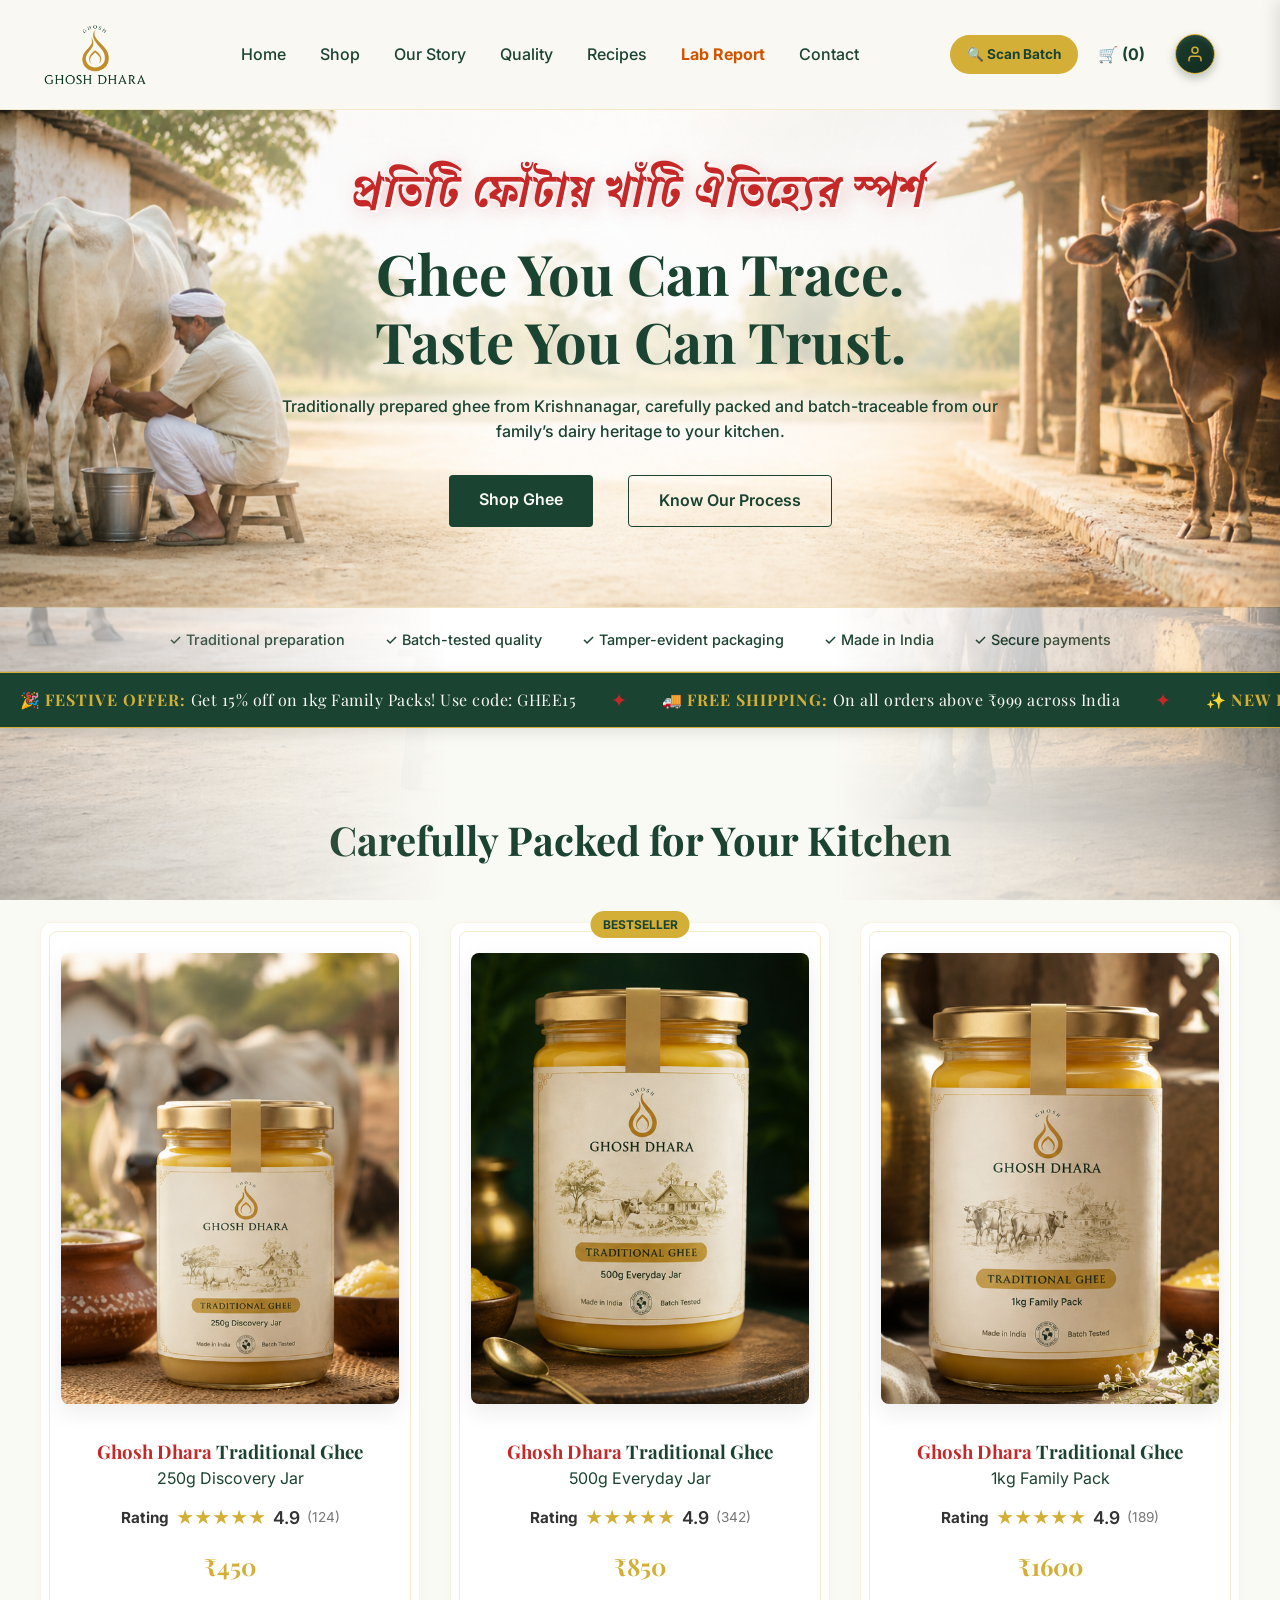
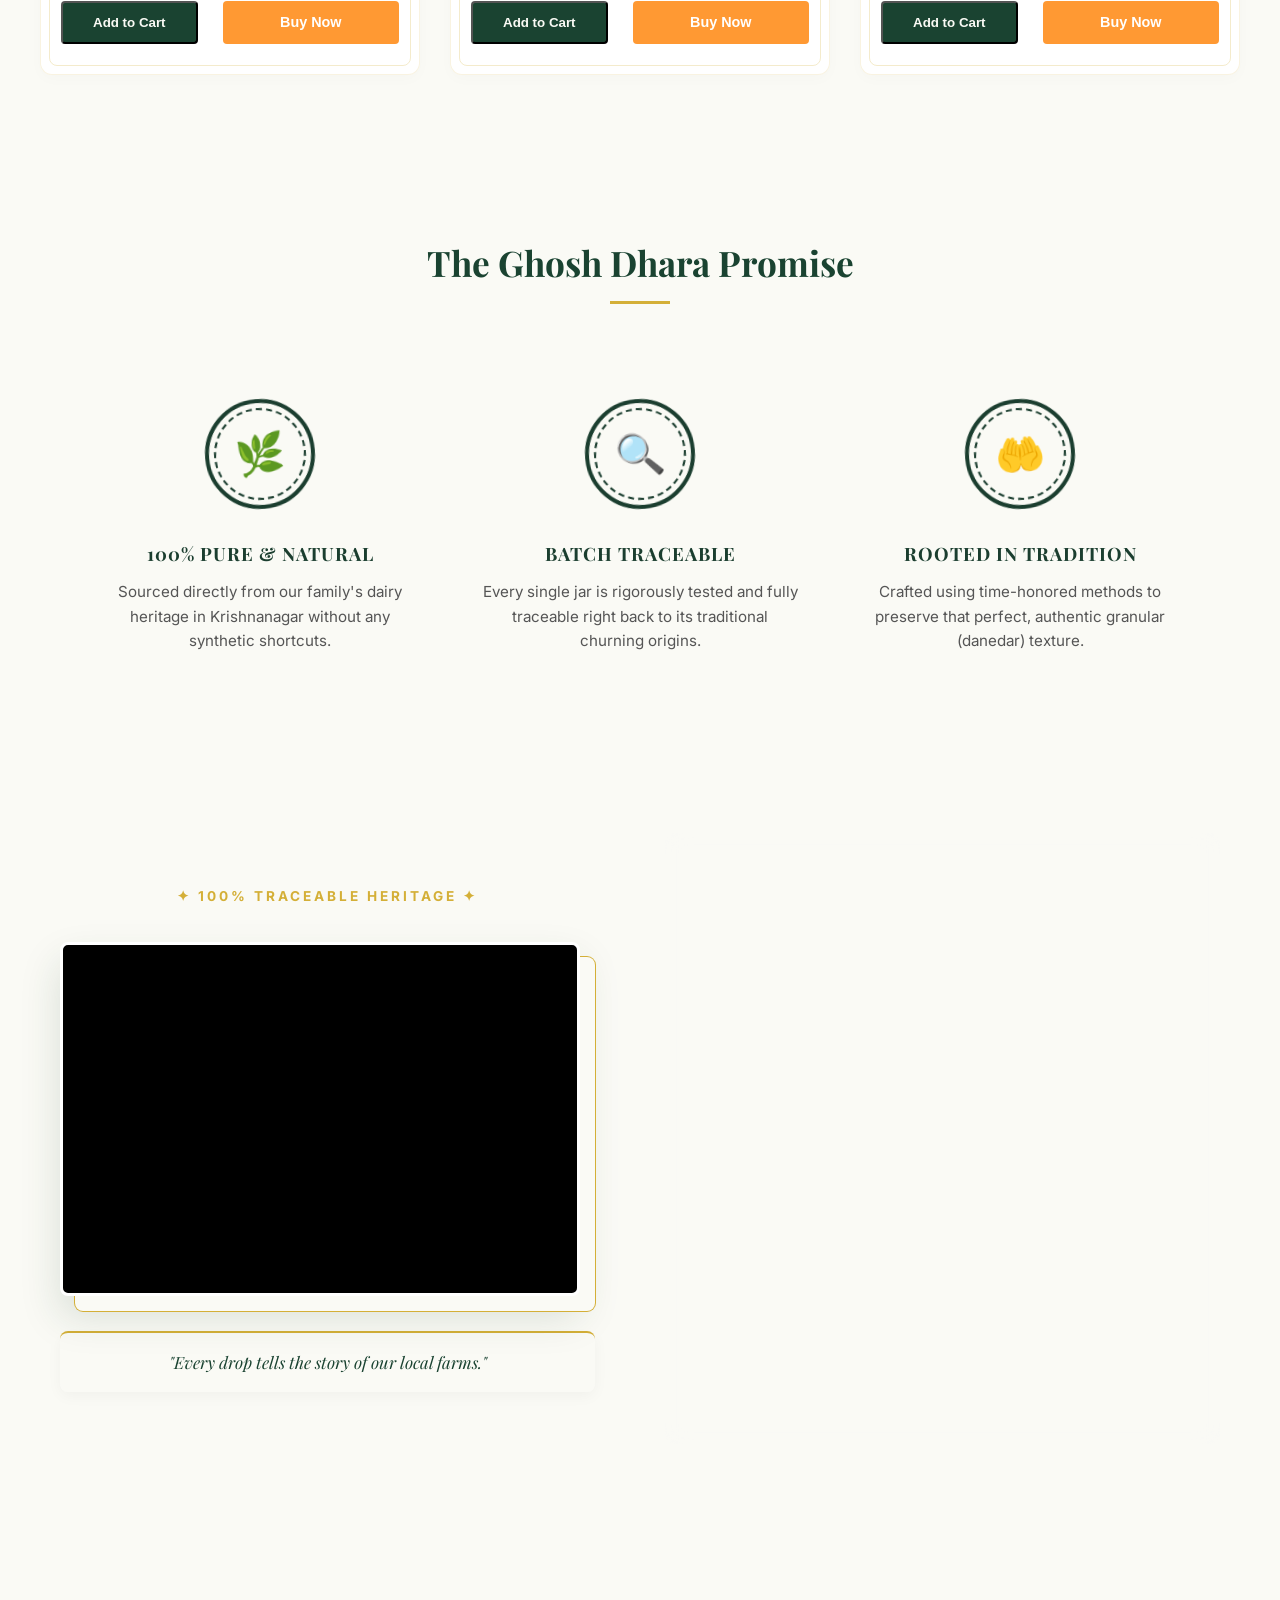
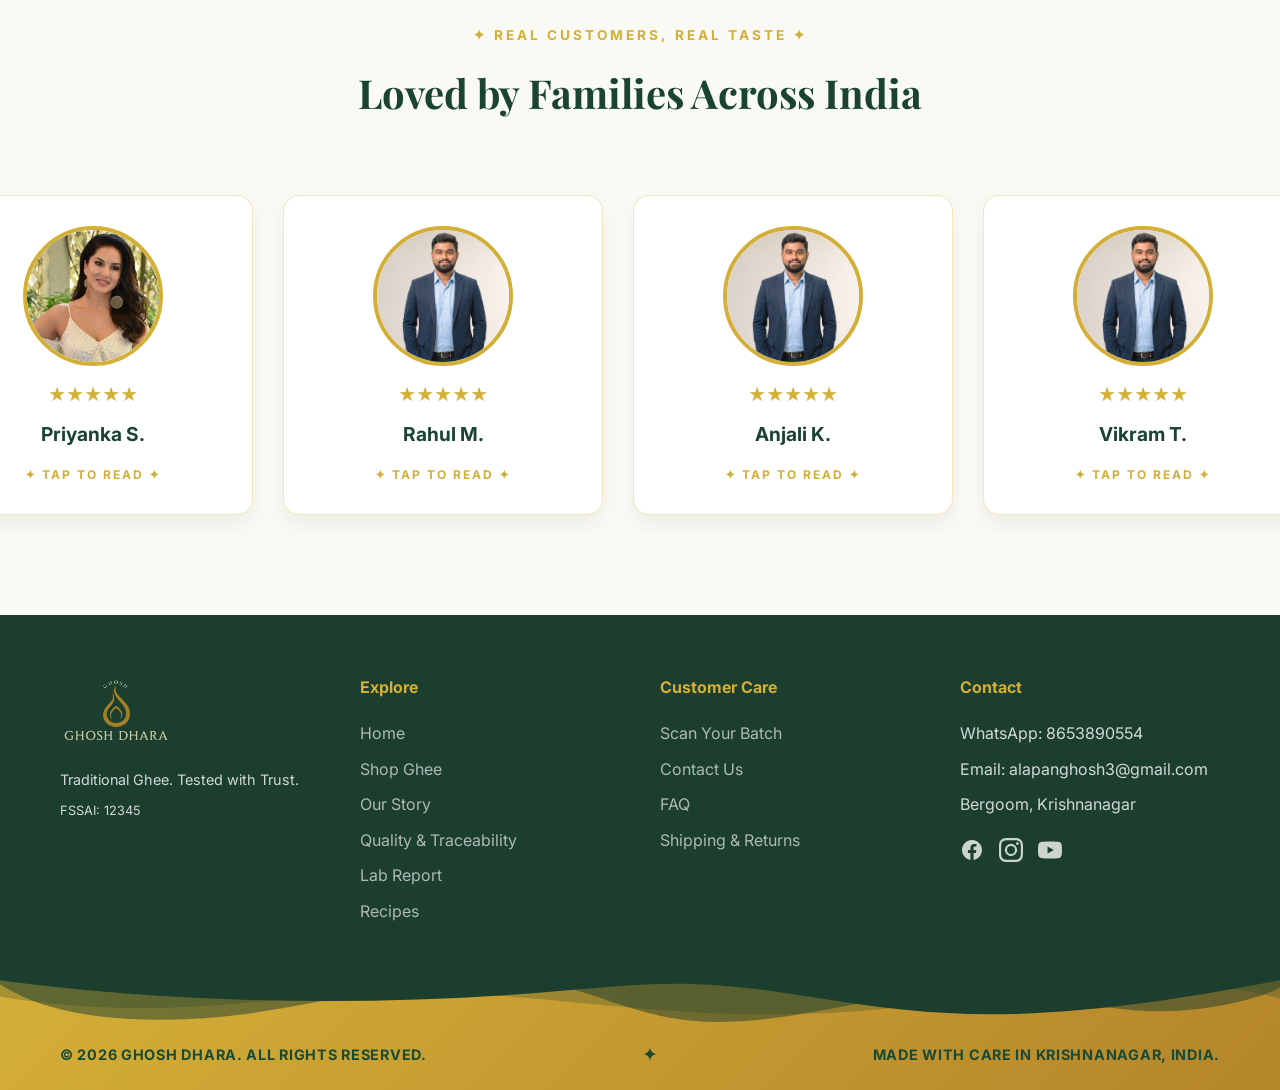
<file: index.html>
<!DOCTYPE html>
<html lang="en">
<head>
    <meta charset="UTF-8">
    <meta name="viewport" content="width=device-width, initial-scale=1.0">
    <title>[Brand Name] - Traditional Ghee. Tested with Trust.</title>
    <link rel="stylesheet" href="style.css">
    <script src="script.js"></script>


    <!-- Google Analytics Placeholder -->
    <!-- <script async src="https://www.googletagmanager.com/gtag/js?id=G-XXXXXXXXXX"></script>
    <script>
      window.dataLayer = window.dataLayer || [];
      function gtag(){dataLayer.push(arguments);}
      gtag('js', new Date());
      gtag('config', 'G-XXXXXXXXXX');
    </script> -->

    <!-- Meta Pixel Code Placeholder -->
    <!-- <script>
      !function(f,b,e,v,n,t,s){...}(window, document,'script','https://connect.facebook.net/en_US/fbevents.js');
      fbq('init', 'XXXXXXXXXXXXXXX');
      fbq('track', 'PageView');
    </script> -->

    <!-- JSON-LD Schema Markup for Local Business & Product SEO -->
    <script type="application/ld+json">
    {
      "@context": "https://schema.org",
      "@type": "FoodEstablishment",
      "name": "[Brand Name]",
      "image": "URL_TO_YOUR_LOGO",
      "@id": "",
      "url": "YOUR_WEBSITE_URL",
      "telephone": "[Phone]",
      "address": {
        "@type": "PostalAddress",
        "streetAddress": "[Address]",
        "addressLocality": "[Village/Town]",
        "addressRegion": "[State]",
        "addressCountry": "IN"
      },
      "slogan": "Traditional Ghee. Tested with Trust."
    }
    </script>
</head>
<body>


    <body>
    <!-- NEW: The Village Side Background -->
    <div class="village-side-bg"></div>

    <!-- Your existing header starts here... -->`

    <!-- HEADER -->
  <header>
    <!-- ========================================================= -->
    <!-- 1. MOBILE HEADER (Clean Layout: Cart, Logo, Menu)         -->
    <!-- ========================================================= -->
    <div class="mobile-header-layout">
        
        <!-- LEFT: Cart Icon -->
        <div class="mobile-header-left">
            <!-- Note: Removed 'cart-icon-btn' here so JS only updates the badge number, keeping the SVG safe -->
            <a href="#" class="mobile-cart-btn" onclick="window.openCart(); return false;" aria-label="Open Cart">
                <svg viewBox="0 0 24 24" width="26" height="26" fill="none" stroke="#174B37" stroke-width="1.5">
                    <circle cx="9" cy="21" r="1"></circle><circle cx="20" cy="21" r="1"></circle>
                    <path d="M1 1h4l2.68 13.39a2 2 0 0 0 2 1.61h9.72a2 2 0 0 0 2-1.61L23 6H6"></path>
                </svg>
                <!-- This span is targeted by your JS to update just the number -->
                <span class="cart-count">0</span>
            </a>
        </div>

        <!-- CENTER: Brand Logo -->
        <div class="mobile-header-center">
            <a href="index.html" class="logo">
                <img src="Logo.png" alt="Ghosh Dhara Logo" class="brand-logo-img">
            </a>
        </div>

        <!-- RIGHT: Hamburger Menu -->
        <div class="mobile-header-right">
            <button id="mobileMenuBtn" class="hamburger-btn" aria-label="Open Menu">
                <svg viewBox="0 0 24 24" width="30" height="30" fill="none" stroke="#B86745" stroke-width="2">
                    <path d="M3 12h18M3 6h18M3 18h18"></path>
                </svg>
            </button>
        </div>
    </div>

    <!-- ========================================================= -->
    <!-- 2. DESKTOP HEADER (Automatically hidden on mobile via CSS)-->
    <!-- ========================================================= -->
    <div class="container header-inner desktop-nav-only">
        
        <!-- Desktop Logo -->
        <a href="index.html" class="logo">
            <img src="Logo.png" alt="Ghosh Family Ghee Logo" class="brand-logo-img">
        </a>
        
        <!-- Desktop Nav -->
        <nav class="nav-links">
            <a href="index.html">Home</a>
            <a href="shop.html">Shop</a>
            <a href="story.html">Our Story</a>
            <a href="traceability.html">Quality</a>
            <a href="recipes.html">Recipes</a>
           <a href="lab-report.html" style="color: #D35400; font-weight: 700;">Lab Report</a>
            <a href="contact.html">Contact</a>
        </nav>
        
        <!-- Desktop Utilities: Scan, Account Login & Cart -->
        <!-- Desktop Utilities: Scan, Cart & Account Login -->
        <div style="display: flex; align-items: center; gap: 20px;">
            
            <a href="scan.html" class="header-scan-btn">🔍 Scan Batch</a>
            
            <!-- Desktop Cart Icon (Moved BEFORE the account icon) -->
            <a href="#" class="cart-icon-btn text-brand-green" onclick="window.openCart(); return false;" style="font-weight: bold; text-decoration: none;">🛒 (0)</a>
            
            <!-- PREMIUM ACCOUNT LOGIN ICON (Now at the absolute far right!) -->
            <a href="login.html" class="header-account-btn" aria-label="Sign In or Register">
                <svg viewBox="0 0 24 24" fill="none" stroke="currentColor" stroke-width="2" stroke-linecap="round" stroke-linejoin="round" style="width: 24px; height: 24px;">
                    <path d="M20 21v-2a4 4 0 0 0-4-4H8a4 4 0 0 0-4 4v2"></path>
                    <circle cx="12" cy="7" r="4"></circle>
                </svg>
            </a>
            
        </div>
    </div>
</header>

<!-- ========================================================= -->
<!-- 3. PREMIUM MOBILE SLIDE-OUT DRAWER                        -->
<!-- ========================================================= -->
<div id="mobileNavOverlay" class="mobile-nav-overlay"></div>
<div id="mobileNavDrawer" class="mobile-nav-drawer">
    
    <!-- Drawer Header (Logo & Close Button) -->
    <div class="mobile-nav-header">
        <img src="Logo.png" alt="Ghosh Dhara" style="max-width: 80px;">
        <button id="closeMobileNav" class="close-nav-btn">&times;</button>
    </div>
    
    <!-- Animated Nav Links (Merged from your old mobile menu) -->
    <ul class="mobile-nav-links">
        <li><a href="index.html">Home</a></li>
        <li><a href="shop.html">Shop Ghee</a></li>
        <li><a href="story.html">Our Story</a></li>
        <li><a href="traceability.html">Quality & Traceability</a></li>
        <li><a href="scan.html" style="color: #D9B12D;">🔍 Scan Your Batch</a></li>
        <li><a href="recipes.html">Recipes</a></li>
        <li><a href="lab-report.html">Lab Reports</a></li>
        <li><a href="faq.html">FAQ</a></li>
        <li><a href="contact.html">Contact Us</a></li>
        <li><a href="shipping-returns.html">Shipping & Returns</a></li>
    </ul>

    <!-- Beautiful Account Section at bottom of drawer -->
    <div class="mobile-account-section">
        <h3>My Account</h3>
        <a href="login.html" class="btn-mobile-login">LOG IN</a>
        <a href="register.html" class="btn-mobile-register">REGISTER</a>
    </div>
</div>

  

    <!-- HERO SECTION -->
    <section class="hero" style="background-image: url('Image 3.png'); background-size: cover; background-position: center; position: relative;">
        <div class="hero-mobile-overlay"></div>
        <div class="container" style="position: relative; z-index: 2;">
            <!-- NEW ATTRACTIVE BENGALI TAGLINE -->
            <div class="bengali-tagline">প্রতিটি ফোঁটায় খাঁটি ঐতিহ্যের স্পর্শ</div>
            
            <h1 class="font-serif">Ghee You Can Trace.<br>Taste You Can Trust.</h1>
            <p class="hero-desc">Traditionally prepared ghee from Krishnanagar, carefully packed and batch-traceable from our family’s dairy heritage to your kitchen.</p>
            <!-- UPDATED BUTTON CONTAINER -->
            <div class="hero-buttons">
                <a href="shop.html" class="btn-primary" style="text-decoration: none;">Shop Ghee</a>
                <a href="traceability.html" class="btn-secondary" style="text-decoration: none;">Know Our Process</a>
            </div>
        </div>
    </section>

    <!-- TRUST BAR -->
    <section class="trust-bar">
        <div class="container trust-inner">
            <span>✓ Traditional preparation</span>
            <span>✓ Batch-tested quality</span>
            <span>✓ Tamper-evident packaging</span>
            <span>✓ Made in India</span>
            <span>✓ Secure payments</span>
        </div>
    </section>


    <!-- PREMIUM NOTIFICATION MARQUEE -->
    <section class="notification-marquee-wrapper">
        <div class="notification-marquee-track">
            
            <!-- BLOCK 1 (Original Content) -->
            <div class="marquee-content">
                <span class="marquee-item">🎉 <strong>FESTIVE OFFER:</strong> Get 15% off on 1kg Family Packs! Use code: GHEE15</span>
                <span class="marquee-separator">✦</span>
                <span class="marquee-item">🚚 <strong>FREE SHIPPING:</strong> On all orders above ₹999 across India</span>
                <span class="marquee-separator">✦</span>
                <span class="marquee-item">✨ <strong>NEW BATCH:</strong> Freshly churned Krishnanagar ghee now available!</span>
                <span class="marquee-separator">✦</span>
            </div>
            
            <!-- BLOCK 2 (Exact Duplicate for the Seamless Loop) -->
            <div class="marquee-content" aria-hidden="true">
                <span class="marquee-item">🎉 <strong>FESTIVE OFFER:</strong> Get 15% off on 1kg Family Packs! Use code: GHEE15</span>
                <span class="marquee-separator">✦</span>
                <span class="marquee-item">🚚 <strong>FREE SHIPPING:</strong> On all orders above ₹999 across India</span>
                <span class="marquee-separator">✦</span>
                <span class="marquee-item">✨ <strong>NEW BATCH:</strong> Freshly churned Krishnanagar ghee now available!</span>
                <span class="marquee-separator">✦</span>
            </div>

        </div>
    </section>

    <!-- FEATURED PRODUCTS -->
    <section class="products-section container">
        <h2 class="font-serif">Carefully Packed for Your Kitchen</h2>
        <div class="product-grid">
            <!-- Product 1 -->
           <!-- Product 1 -->
            <div class="product-card">
                <!-- REPLACED PLACEHOLDER WITH THIS IMG TAG -->
                <img src="250ml.png" alt="250g Discovery Jar" class="product-actual-img">
                
                <h3 class="font-serif"><span class="brand-name-red">Ghosh Dhara</span> Traditional Ghee</h3>
                <p>250g Discovery Jar</p>
               <div class="product-rating">
                    <span class="rating-label">Rating</span> ★★★★★ <span class="rating-text">4.9</span> <span class="review-count">(124)</span>
                </div>
                <div class="price font-serif">₹450</div>
                <div class="product-actions">
                    <button class="btn-primary" onclick="addToCart('250g Discovery Jar', 450, '250ml.png')">Add to Cart</button>
                    <button class="btn-buy-now" onclick="buyNow('250g Discovery Jar')">Buy Now</button>
                </div>
            </div>
            
            <!-- Product 2 (Middle Box - Highlighted) -->
            <!-- Product 2 -->
            <div class="product-card">
                <div style="position: absolute; top: -12px; left: 50%; transform: translateX(-50%); background: var(--brand-gold); color: var(--brand-green); font-size: 0.75rem; font-weight: bold; padding: 4px 12px; border-radius: 20px; z-index: 5;">BESTSELLER</div>
                
                <!-- REPLACED PLACEHOLDER WITH THIS IMG TAG -->
                <img src="500ml.png" alt="500g Everyday Jar" class="product-actual-img">
                
                <h3 class="font-serif"><span class="brand-name-red">Ghosh Dhara</span> Traditional Ghee</h3>
                <p>500g Everyday Jar</p>
                <!-- NEW RATING SECTION -->
               <div class="product-rating">
                    <span class="rating-label">Rating</span> ★★★★★ <span class="rating-text">4.9</span> <span class="review-count">(342)</span>
                </div>
                <div class="price font-serif">₹850</div>
                <div class="product-actions">
                   <button class="btn-primary" onclick="addToCart('500g Everyday Jar', 850, '500ml.png')">Add to Cart</button>
                    <button class="btn-buy-now" onclick="buyNow('500g Everyday Jar')">Buy Now</button>
                </div>
            </div>

            <!-- Product 3 -->
            <!-- Product 3 -->
            <div class="product-card">
                <!-- REPLACED PLACEHOLDER WITH THIS IMG TAG -->
                <img src="1kg.png" alt="1kg Family Pack" class="product-actual-img">
                
                <h3 class="font-serif"><span class="brand-name-red">Ghosh Dhara</span> Traditional Ghee</h3>
                <p>1kg Family Pack</p>
                <!-- NEW RATING SECTION -->
                <div class="product-rating">
                    <span class="rating-label">Rating</span> ★★★★★ <span class="rating-text">4.9</span> <span class="review-count">(189)</span>
                </div>

                <div class="price font-serif">₹1600</div>
                <div class="product-actions">
                    <button class="btn-primary" onclick="addToCart('1kg Family Pack', 1600, '1kg.png')">Add to Cart</button>
                    <button class="btn-buy-now" onclick="buyNow('1kg Family Pack')">Buy Now</button>
                </div>
            </div>
        </div>
    </section>



    <!-- PREMIUM TRUST STAMPS SECTION -->
        <section class="trust-stamps-section container">
            <div class="trust-header">
                <h2 class="font-serif" style="color: var(--brand-green, #1B3E2F); font-size: 2.2rem; margin-bottom: 10px;">The Ghosh Dhara Promise</h2>
                <div class="divider" style="height: 3px; width: 60px; background-color: #D4AF37; margin: 0 auto 40px auto;"></div>
            </div>
            
           <div class="stamps-grid">
                <!-- Stamp 1: Purity -->
                <div class="trust-stamp-card">
                    <!-- The delay staggers the animations so they hit one after another -->
                    <div class="stamp-container" style="animation-delay: 0s;">
                        <!-- The Physical Tool that drops down -->
                        <div class="stamper-tool">
                            <div class="stamper-handle"></div>
                            <div class="stamper-base"></div>
                        </div>
                        <!-- The Ink left behind -->
                        <div class="stamp-ink">
                            <div class="stamp-inner">
                                <span class="stamp-icon">🌿</span>
                            </div>
                        </div>
                    </div>
                    <h3 class="stamp-title">100% Pure & Natural</h3>
                    <p class="stamp-desc">Sourced directly from our family's dairy heritage in Krishnanagar without any synthetic shortcuts.</p>
                </div>
                
                <!-- Stamp 2: Traceability -->
                <div class="trust-stamp-card">
                    <div class="stamp-container" style="animation-delay: 0.3s;">
                        <div class="stamper-tool">
                            <div class="stamper-handle"></div>
                            <div class="stamper-base"></div>
                        </div>
                        <div class="stamp-ink">
                            <div class="stamp-inner">
                                <span class="stamp-icon">🔍</span>
                            </div>
                        </div>
                    </div>
                    <h3 class="stamp-title">Batch Traceable</h3>
                    <p class="stamp-desc">Every single jar is rigorously tested and fully traceable right back to its traditional churning origins.</p>
                </div>
                
                <!-- Stamp 3: Tradition -->
                <div class="trust-stamp-card">
                    <div class="stamp-container" style="animation-delay: 0.6s;">
                        <div class="stamper-tool">
                            <div class="stamper-handle"></div>
                            <div class="stamper-base"></div>
                        </div>
                        <div class="stamp-ink">
                            <div class="stamp-inner">
                                <span class="stamp-icon">🤲</span>
                            </div>
                        </div>
                    </div>
                    <h3 class="stamp-title">Rooted In Tradition</h3>
                    <p class="stamp-desc">Crafted using time-honored methods to preserve that perfect, authentic granular (danedar) texture.</p>
                </div>
            </div>
        </section>

   

    <!-- PREMIUM STORY & VIDEO SECTION -->
    <section class="premium-story-section container">
        <div class="story-grid">
            
            <!-- Left Side: Balanced Video Column -->
            <!-- Left Side: Balanced Video Column -->
            <div class="video-column-content">
                
                <!-- Elegant Top Badge -->
                <div style="text-align: center; color: var(--brand-gold); font-weight: 700; letter-spacing: 3px; text-transform: uppercase; font-size: 0.85rem;">
                    ✦ 100% Traceable Heritage ✦
                </div>

                <!-- Premium Offset Video -->
                <div class="premium-video-wrapper">
                    <iframe 
                        src="https://www.youtube.com/embed/y9j-BL5ocW8?autoplay=1&mute=1&loop=1&playlist=y9j-BL5ocW8&controls=0" 
                        title="Brand Video" 
                        allow="autoplay; encrypted-media" 
                        allowfullscreen>
                    </iframe>
                </div>

                <!-- Elegant Bottom Caption -->
                <div class="video-caption">
                    <p style="font-size: 1.05rem; color: var(--brand-green); margin: 0; font-family: 'Playfair Display', serif; font-style: italic;">
                        "Every drop tells the story of our local farms."
                    </p>
                </div>

            </div>

            <!-- Right Side: Founder's Message -->
            <div class="founder-card">
                <h2 class="font-serif" style="font-size: 2.5rem; margin-bottom: 20px; color: var(--brand-green);">From Our Family to Yours</h2>
                
                <p style="font-size: 1.1rem; line-height: 1.8; opacity: 0.9; margin-bottom: 20px;">
                    "For generations, the name <span class="brand-name-red">Ghosh</span> has been closely connected with milk and dairy in our community. We grew up understanding the nuances of good milk, traditional churning, and the unmistakable aroma of pure, well-made ghee."
                </p>
                
                <p style="font-size: 1.1rem; line-height: 1.8; opacity: 0.9; margin-bottom: 20px;">
                    "With <span class="brand-name-red">Ghosh Dhara</span>, we are bringing that heritage to modern homes. We believe you deserve to know exactly what is in your jar, which is why we pair time-tested preparation with strict, independent quality checks."
                </p>

                <div class="founder-signature">
                    — The Ghosh Family
                </div>
            </div>

        </div>
    </section>


    <!-- PREMIUM TESTIMONIAL SECTION -->
   <!-- INTERACTIVE REVIEW MARQUEE SECTION -->
    <section class="interactive-reviews-section">
        <div class="interactive-reviews-header">
            <div style="text-align: center; color: var(--brand-gold); font-weight: 700; letter-spacing: 3px; text-transform: uppercase; font-size: 0.85rem; margin-bottom: 15px;">
                ✦ Real Customers, Real Taste ✦
            </div>
            <h2 class="font-serif">Loved by Families Across India</h2>
        </div>

        <div class="review-marquee-track" id="reviewTrack">
            
            <!-- BLOCK 1 (8 Reviews) -->
            <div class="review-marquee-content">
                
                <!-- Review 1 -->
                <div class="interactive-card">
                    <img src="sunny.jpeg" alt="Priyanka" class="interactive-img">
                    <div class="product-rating" style="margin-top: 0; margin-bottom: 0;">★★★★★</div>
                    <div class="interactive-name">Priyanka S.</div>
                    <div class="tap-indicator">✦ Tap to Read ✦</div>
                    <div class="interactive-details">"The aroma instantly took me back to my childhood. It has that perfect granular texture (danedar) that is so hard to find in store-bought brands today. Absolutely pure."</div>
                </div>

                <!-- Review 2 -->
                <div class="interactive-card">
                    <img src="Me.JPEG" alt="Rahul" class="interactive-img">
                    <div class="product-rating" style="margin-top: 0; margin-bottom: 0;">★★★★★</div>
                    <div class="interactive-name">Rahul M.</div>
                    <div class="tap-indicator">✦ Tap to Read ✦</div>
                    <div class="interactive-details">"I have tried many premium ghee brands, but Ghosh Dhara stands out. The fact that I can scan my jar and see the batch details gives me so much peace of mind."</div>
                </div>

                <!-- Review 3 -->
                <div class="interactive-card">
                    <img src="Me.JPEG" alt="Anjali" class="interactive-img">
                    <div class="product-rating" style="margin-top: 0; margin-bottom: 0;">★★★★★</div>
                    <div class="interactive-name">Anjali K.</div>
                    <div class="tap-indicator">✦ Tap to Read ✦</div>
                    <div class="interactive-details">"Brilliant packaging and lightning-fast delivery. The ghee smells incredibly fresh when you open the jar. I use it every morning on my parathas."</div>
                </div>

                <!-- Review 4 -->
                <div class="interactive-card">
                    <img src="Me.JPEG" alt="Vikram" class="interactive-img">
                    <div class="product-rating" style="margin-top: 0; margin-bottom: 0;">★★★★★</div>
                    <div class="interactive-name">Vikram T.</div>
                    <div class="tap-indicator">✦ Tap to Read ✦</div>
                    <div class="interactive-details">"I started using this for my daily Ayurvedic routines and digestion has improved significantly. You can truly tell this is made using traditional methods without additives."</div>
                </div>

                <!-- Review 5 -->
                <div class="interactive-card">
                    <img src="Me.JPEG" alt="Sneha" class="interactive-img">
                    <div class="product-rating" style="margin-top: 0; margin-bottom: 0;">★★★★★</div>
                    <div class="interactive-name">Sneha R.</div>
                    <div class="tap-indicator">✦ Tap to Read ✦</div>
                    <div class="interactive-details">"My grandmother used to make ghee at home, and this is the first brand that matches that exact golden color and rich, nutty flavor. It elevates simple dal chawal completely!"</div>
                </div>

                <!-- Review 6 -->
                <div class="interactive-card">
                    <img src="Me.JPEG" alt="Kavita" class="interactive-img">
                    <div class="product-rating" style="margin-top: 0; margin-bottom: 0;">★★★★★</div>
                    <div class="interactive-name">Kavita D.</div>
                    <div class="tap-indicator">✦ Tap to Read ✦</div>
                    <div class="interactive-details">"I used Ghosh Dhara ghee for making Diwali sweets this year, and the difference in quality was noticed by every guest. It has a high smoke point and doesn't burn easily."</div>
                </div>

                <!-- Review 7 -->
                <div class="interactive-card">
                    <img src="Me.JPEG" alt="Arun" class="interactive-img">
                    <div class="product-rating" style="margin-top: 0; margin-bottom: 0;">★★★★★</div>
                    <div class="interactive-name">Arun P.</div>
                    <div class="tap-indicator">✦ Tap to Read ✦</div>
                    <div class="interactive-details">"The glass packaging is top-notch and arrived totally secure. I appreciate a brand that avoids plastic. The ghee itself is simply beautiful—thick, fragrant, and pure."</div>
                </div>

                <!-- Review 8 -->
                <div class="interactive-card">
                    <img src="Me.JPEG" alt="Meera" class="interactive-img">
                    <div class="product-rating" style="margin-top: 0; margin-bottom: 0;">★★★★★</div>
                    <div class="interactive-name">Meera V.</div>
                    <div class="tap-indicator">✦ Tap to Read ✦</div>
                    <div class="interactive-details">"As a mother, I am very particular about what my kids eat. Seeing their strict traceability and FSSAI checks won me over. We are definitely subscribing to the 1kg pack."</div>
                </div>
            </div>

            <!-- BLOCK 2 (Exact Duplicate for Seamless Loop) -->
            <div class="review-marquee-content" aria-hidden="true">
                <!-- EXACT SAME 8 CARDS PASTED HERE -->
                <div class="interactive-card"><img src="sunny.jpeg" alt="Priyanka" class="interactive-img"><div class="product-rating" style="margin-top: 0; margin-bottom: 0;">★★★★★</div><div class="interactive-name">Priyanka S.</div><div class="tap-indicator">✦ Tap to Read ✦</div><div class="interactive-details">"The aroma instantly took me back to my childhood. It has that perfect granular texture (danedar) that is so hard to find in store-bought brands today. Absolutely pure."</div></div>
                <div class="interactive-card"><img src="Me.JPEG" alt="Rahul" class="interactive-img"><div class="product-rating" style="margin-top: 0; margin-bottom: 0;">★★★★★</div><div class="interactive-name">Rahul M.</div><div class="tap-indicator">✦ Tap to Read ✦</div><div class="interactive-details">"I have tried many premium ghee brands, but Ghosh Dhara stands out. The fact that I can scan my jar and see the batch details gives me so much peace of mind."</div></div>
                <div class="interactive-card"><img src="Me.JPEG" alt="Anjali" class="interactive-img"><div class="product-rating" style="margin-top: 0; margin-bottom: 0;">★★★★★</div><div class="interactive-name">Anjali K.</div><div class="tap-indicator">✦ Tap to Read ✦</div><div class="interactive-details">"Brilliant packaging and lightning-fast delivery. The ghee smells incredibly fresh when you open the jar. I use it every morning on my parathas."</div></div>
                <div class="interactive-card"><img src="Me.JPEG" alt="Vikram" class="interactive-img"><div class="product-rating" style="margin-top: 0; margin-bottom: 0;">★★★★★</div><div class="interactive-name">Vikram T.</div><div class="tap-indicator">✦ Tap to Read ✦</div><div class="interactive-details">"I started using this for my daily Ayurvedic routines and digestion has improved significantly. You can truly tell this is made using traditional methods without additives."</div></div>
                <div class="interactive-card"><img src="Me.JPEG" alt="Sneha" class="interactive-img"><div class="product-rating" style="margin-top: 0; margin-bottom: 0;">★★★★★</div><div class="interactive-name">Sneha R.</div><div class="tap-indicator">✦ Tap to Read ✦</div><div class="interactive-details">"My grandmother used to make ghee at home, and this is the first brand that matches that exact golden color and rich, nutty flavor. It elevates simple dal chawal completely!"</div></div>
                <div class="interactive-card"><img src="Me.JPEG" alt="Kavita" class="interactive-img"><div class="product-rating" style="margin-top: 0; margin-bottom: 0;">★★★★★</div><div class="interactive-name">Kavita D.</div><div class="tap-indicator">✦ Tap to Read ✦</div><div class="interactive-details">"I used Ghosh Dhara ghee for making Diwali sweets this year, and the difference in quality was noticed by every guest. It has a high smoke point and doesn't burn easily."</div></div>
                <div class="interactive-card"><img src="Me.JPEG" alt="Arun" class="interactive-img"><div class="product-rating" style="margin-top: 0; margin-bottom: 0;">★★★★★</div><div class="interactive-name">Arun P.</div><div class="tap-indicator">✦ Tap to Read ✦</div><div class="interactive-details">"The glass packaging is top-notch and arrived totally secure. I appreciate a brand that avoids plastic. The ghee itself is simply beautiful—thick, fragrant, and pure."</div></div>
                <div class="interactive-card"><img src="Me.JPEG" alt="Meera" class="interactive-img"><div class="product-rating" style="margin-top: 0; margin-bottom: 0;">★★★★★</div><div class="interactive-name">Meera V.</div><div class="tap-indicator">✦ Tap to Read ✦</div><div class="interactive-details">"As a mother, I am very particular about what my kids eat. Seeing their strict traceability and FSSAI checks won me over. We are definitely subscribing to the 1kg pack."</div></div>
            </div>

        </div>
    </section>

    <!-- FOOTER -->
    <footer style="background: #1B3E2F !important; background-color: #1B3E2F !important; opacity: 1 !important; backdrop-filter: none !important; position: relative; z-index: 50;">
        <div class="container footer-grid">
            <div>
                <a href="index.html">
                    <!-- You can use the same logo, or a white/light version if your footer is dark -->
                    <img src="Logo 3.png" alt="Ghosh Family Ghee Logo" class="brand-logo-img-footer">
                </a>
                <p style="opacity: 0.8; font-size: 0.9rem;">Traditional Ghee. Tested with Trust.</p>
                <p style="opacity: 0.8; font-size: 0.8rem; margin-top: 10px;">FSSAI: 12345</p>
            </div>
            <div>
                <h4>Explore</h4>
                <ul>
                    <li><a href="index.html">Home</a></li>
                    <li><a href="shop.html">Shop Ghee</a></li>
                    <li><a href="story.html">Our Story</a></li>
                    <li><a href="traceability.html">Quality & Traceability</a></li>
                    <li><a href="lab-report.html">Lab Report</a></li>
                    <li><a href="recipes.html">Recipes</a></li>
                </ul>
            </div>
            <div>
                <h4>Customer Care</h4>
                <ul>
                    <li><a href="scan.html">Scan Your Batch</a></li>
                    <li><a href="contact.html">Contact Us</a></li>
                    <li><a href="faq.html">FAQ</a></li>
                    <li><a href="shipping-returns.html">Shipping & Returns</a></li>
                </ul>
            </div>
            <div>
                <h4>Contact</h4>
                <ul>
                    <li>WhatsApp: 8653890554</li>
                    <li>Email: alapanghosh3@gmail.com</li>
                    <li>Bergoom, Krishnanagar</li>
                </ul>
                <!-- Social Media Icons -->
                <div class="social-icons">
                    <!-- Facebook -->
                    <a href="#" aria-label="Facebook">
                        <svg viewBox="0 0 24 24"><path d="M22 12c0-5.523-4.477-10-10-10S2 6.477 2 12c0 4.991 3.657 9.128 8.438 9.878v-6.987h-2.54V12h2.54V9.797c0-2.506 1.492-3.89 3.777-3.89 1.094 0 2.238.195 2.238.195v2.46h-1.26c-1.243 0-1.63.771-1.63 1.562V12h2.773l-.443 2.89h-2.33v6.988C18.343 21.128 22 16.991 22 12z"/></svg>
                    </a>
                    <!-- Instagram -->
                    <a href="#" aria-label="Instagram">
                        <svg viewBox="0 0 24 24"><path d="M12 2.163c3.204 0 3.584.012 4.85.07 3.252.148 4.771 1.691 4.919 4.919.058 1.265.069 1.645.069 4.849 0 3.205-.012 3.584-.069 4.849-.149 3.225-1.664 4.771-4.919 4.919-1.266.058-1.644.07-4.85.07-3.204 0-3.584-.012-4.849-.07-3.26-.149-4.771-1.699-4.919-4.92-.058-1.265-.07-1.644-.07-4.849 0-3.204.013-3.583.07-4.849.149-3.227 1.664-4.771 4.919-4.919 1.266-.057 1.645-.069 4.849-.069zM12 0C8.741 0 8.333.014 7.053.072 2.695.272.273 2.69.073 7.052.014 8.333 0 8.741 0 12c0 3.259.014 3.668.072 4.948.2 4.358 2.618 6.78 6.98 6.98C8.333 23.986 8.741 24 12 24c3.259 0 3.668-.014 4.948-.072 4.354-.2 6.782-2.618 6.979-6.98.059-1.28.073-1.689.073-4.948 0-3.259-.014-3.667-.072-4.947-.196-4.354-2.617-6.78-6.979-6.98C15.668.014 15.259 0 12 0zm0 5.838a6.162 6.162 0 100 12.324 6.162 6.162 0 000-12.324zM12 16a4 4 0 110-8 4 4 0 010 8zm6.406-11.845a1.44 1.44 0 100 2.881 1.44 1.44 0 000-2.881z"/></svg>
                    </a>
                    <!-- YouTube -->
                    <a href="#" aria-label="YouTube">
                        <svg viewBox="0 0 24 24"><path d="M23.498 6.186a3.016 3.016 0 0 0-2.122-2.136C19.505 3.5 12 3.5 12 3.5s-7.505 0-9.377.55a3.016 3.016 0 0 0-2.122 2.136C0 8.07 0 12 0 12s0 3.93.501 5.814a3.016 3.016 0 0 0 2.122 2.136c1.872.55 9.377.55 9.377.55s7.505 0 9.377-.55a3.016 3.016 0 0 0 2.122-2.136C24 15.93 24 12 24 12s0-3.93-.502-5.814zM9.545 15.568V8.432L15.818 12l-6.273 3.568z"/></svg>
                    </a>
                </div>
            </div>
        </div>

        <!-- ========================================================= -->
    <!-- PREMIUM COPYRIGHT SECTION (Flowing Liquid Shape Divider)  -->
<!-- ========================================================= -->
    <!-- PREMIUM COPYRIGHT SECTION (Layered Liquid Pour Edition)   -->
    <!-- ========================================================= -->
    <div class="premium-footer-bottom">
        
        <!-- The Multi-Layered Flowing Divider -->
        <div class="footer-shape-divider">
            <svg xmlns="http://www.w3.org/2000/svg" viewBox="0 0 1200 120" preserveAspectRatio="none">
                <!-- Layer 1 (Lightest) -->
                <path d="M0,0 V46.29c47.79,22.2,103.59,32.17,158,28,70.36-5.37,136.33-33.31,206.8-37.5C438.64,32.43,512.34,53.67,583,72.05c69.27,18,138.3,24.88,209.4,13.08,36.15-6,69.85-17.84,104.45-29.34C989.49,25,1113-14.29,1200,52.47V0Z" opacity=".25" fill="#1B3E2F"></path>
                <!-- Layer 2 (Medium) -->
                <path d="M0,0 V15.81C13,36.92,27.64,56.86,47.69,72.05,99.41,111.27,165,111,224.58,91.58c31.15-10.15,60.09-26.07,89.67-39.8,40.92-19,84.73-46,130.83-49.67,36.26-2.85,70.9,9.42,98.6,31.56,31.77,25.39,62.32,62,103.63,73,40.44,10.79,81.35-6.69,119.13-24.28s75.16-39,116.92-43.05c59.73-5.85,113.28,22.88,168.9,38.84,30.2,8.66,59,6.17,87.09-7.5,22.43-10.89,48-26.93,60.65-49.24V0Z" opacity=".5" fill="#1B3E2F"></path>
                <!-- Layer 3 (Solid Base) -->
                <path d="M0,0 V5.63C149.93,59,314.09,71.32,475.83,42.57c43-7.64,84.23-20.12,127.61-26.46,59-8.63,112.48,12.24,165.56,35.4C827.93,77.22,886,95.24,951.2,90c86.53-7,172.46-45.71,248.8-84.81V0Z" fill="#1B3E2F"></path>
            </svg>
        </div>

        <div class="container footer-bottom-inner">
            <div class="copyright-text">
                &copy; 2026 Ghosh Dhara. All Rights Reserved.
            </div>
            <div class="footer-decorative-icon">
                ✦
            </div>
            <div class="made-with-care">
                Made with care in Krishnanagar, India.
            </div>
        </div>
    </div>


    </footer>



    



    <!-- TOAST SUCCESS MESSAGE -->
    <div id="cartToast" class="toast-notification">✅ Product successfully added to cart!</div>

    <!-- SLIDE-OUT CART DRAWER -->
    <div class="cart-overlay" id="cartOverlay"></div>
    <div class="cart-drawer" id="cartDrawer">
        <div class="cart-header">
            <h2 class="font-serif" style="font-size: 1.5rem;">Your Cart</h2>
            <button class="close-cart" id="closeCart">×</button>
        </div>
        <div class="cart-items">
            <!-- Empty state -->
            <div style="text-align: center; color: #888; margin-top: 50px;">
                <p>Your cart is currently empty.</p>
                <a href="shop.html" class="btn-primary" style="margin-top: 20px;">Continue Shopping</a>
            </div>
            
            <!-- Example of a populated cart item (Hidden for now) -->
            <!-- 
            <div style="display: flex; gap: 15px; border-bottom: 1px solid #eee; padding-bottom: 15px; margin-bottom: 15px;">
                <div style="width: 80px; height: 80px; background: #f9f9f9;"></div>
                <div style="flex: 1;">
                    <h4 class="font-serif">[Brand Name] Traditional Ghee</h4>
                    <p style="font-size: 0.8rem; color: #666;">500g Jar</p>
                    <p style="font-weight: bold; color: var(--brand-gold);">₹[Price]</p>
                </div>
            </div> 
            -->
        </div>
        <div class="cart-footer">
            <div style="display: flex; justify-content: space-between; margin-bottom: 15px; font-weight: bold; font-size: 1.2rem;">
                <span>Subtotal</span>
                <span>₹0.00</span>
            </div>
            <p style="font-size: 0.8rem; color: #666; margin-bottom: 15px;">Shipping and taxes calculated at checkout.</p>
            <button class="checkout-btn">Proceed to Secure Checkout</button>
            <div style="text-align: center; margin-top: 10px; font-size: 0.8rem; opacity: 0.8;">
                💳 Cards, UPI & Net Banking Accepted
            </div>
        </div>
    </div>

</body>
</html>
</file>
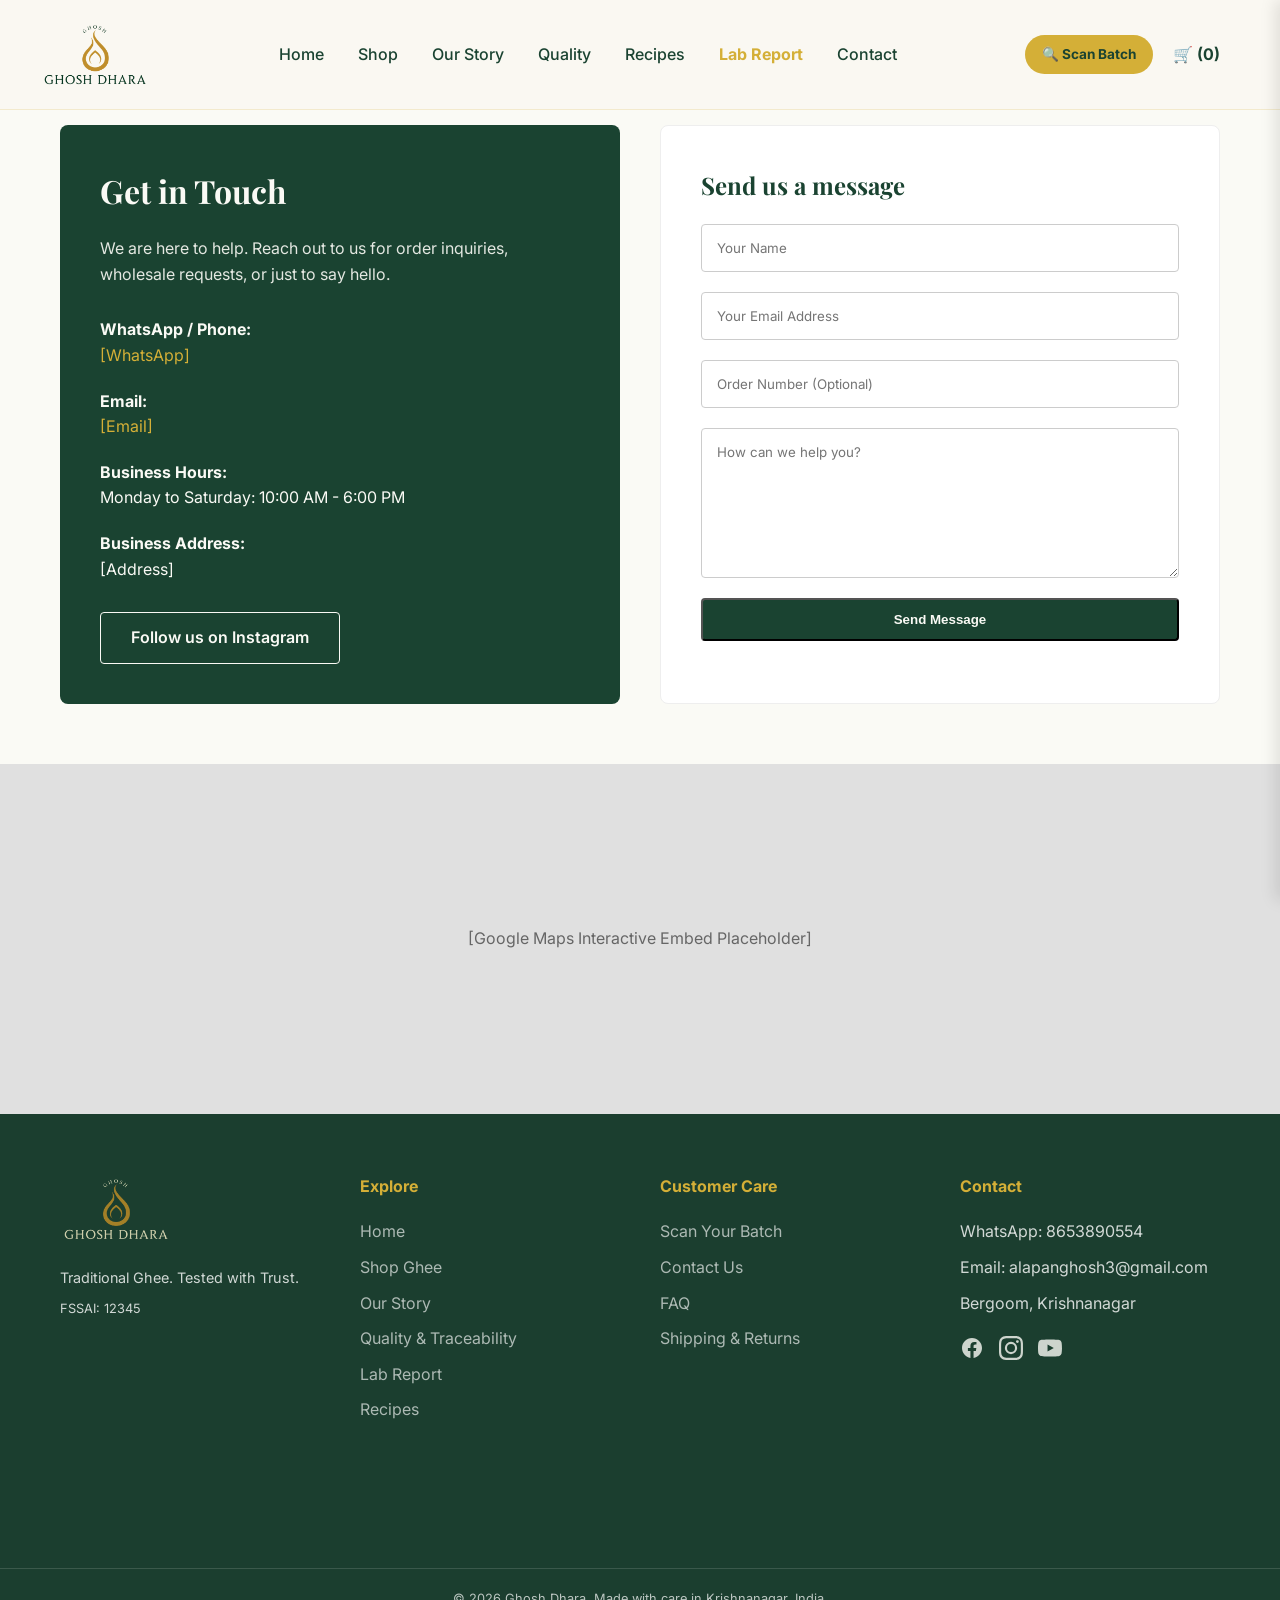
<file: contact.html>
<!DOCTYPE html>
<html lang="en">
<head>
    <meta charset="UTF-8">
    <meta name="viewport" content="width=device-width, initial-scale=1.0">
    <title>Contact Us - [Brand Name]</title>
    <link rel="stylesheet" href="style.css">
</head>
<body style="background-color: var(--brand-ivory);">

    <!-- PASTE HEADER HERE -->

       <header>
        <div class="container header-inner">
            <a href="index.html" class="logo">
                <!-- Replace 'logo.png' with the actual file name of your logo -->
                <img src="Logo.png" alt="Ghosh Family Ghee Logo" class="brand-logo-img">
            </a>
            
            <!-- Desktop Nav -->
            <nav class="nav-links">
                <a href="index.html">Home</a>
                <a href="shop.html">Shop</a>
                <a href="story.html">Our Story</a>
                <a href="traceability.html">Quality</a>
                <a href="recipes.html">Recipes</a>
                <a href="lab-report.html" style="color: #D4AF37; font-weight: 700;">Lab Report</a>
                <a href="contact.html">Contact</a>
            </nav>
            
            <!-- Utilities: Scan, Cart & Mobile Menu -->
            <div style="display: flex; align-items: center; gap: 20px;">
                <a href="scan.html" class="header-scan-btn">🔍 Scan Batch</a>
                <a href="#" class="cart-icon-btn text-brand-green" style="font-weight: bold;">🛒 (0)</a>
                <button id="mobileMenuBtn" class="mobile-menu-btn">☰</button>
            </div>
        </div>

        <!-- Mobile Nav (Hidden on Desktop) -->
        <div id="mobileNav" class="mobile-nav">
            <a href="index.html">Home</a>
            <a href="shop.html">Shop Ghee</a>
            <a href="story.html">Our Story</a>
            <a href="traceability.html">Quality & Traceability</a>
            <a href="scan.html" style="color: var(--brand-gold);">🔍 Scan Your Batch</a>
            <a href="recipes.html">Recipes</a>
            <a href="faq.html">FAQ</a>
            <a href="contact.html">Contact Us</a>
            <a href="shipping-returns.html">Shipping & Returns</a>
        </div>
    </header>

    <div class="container contact-container">
        <!-- Contact Information -->
        <div class="contact-info-card">
            <h1 class="font-serif" style="margin-bottom: 20px;">Get in Touch</h1>
            <p style="margin-bottom: 30px; opacity: 0.9;">We are here to help. Reach out to us for order inquiries, wholesale requests, or just to say hello.</p>
            
            <div style="margin-bottom: 20px;">
                <strong>WhatsApp / Phone:</strong><br>
                <a href="https://wa.me/[WhatsApp]">[WhatsApp]</a>
            </div>
            
            <div style="margin-bottom: 20px;">
                <strong>Email:</strong><br>
                <a href="mailto:[Email]">[Email]</a>
            </div>
            
            <div style="margin-bottom: 20px;">
                <strong>Business Hours:</strong><br>
                Monday to Saturday: 10:00 AM - 6:00 PM
            </div>
            
            <div style="margin-bottom: 30px;">
                <strong>Business Address:</strong><br>
                [Address]
            </div>

            <a href="[Instagram URL]" class="btn-secondary" style="background: transparent; color: var(--brand-ivory); border-color: var(--brand-ivory);">Follow us on Instagram</a>
        </div>

        <!-- Contact Form -->
        <div style="background: #fff; padding: 40px; border-radius: 8px; border: 1px solid #eee;">
            <h2 class="font-serif" style="margin-bottom: 20px;">Send us a message</h2>
            <form class="contact-form">
                <input type="text" placeholder="Your Name" required>
                <input type="email" placeholder="Your Email Address" required>
                <input type="text" placeholder="Order Number (Optional)">
                <textarea placeholder="How can we help you?" required></textarea>
                <button type="submit" class="btn-primary" style="margin: 0;">Send Message</button>
            </form>
        </div>
    </div>

    <!-- Google Maps Placeholder -->
    <div style="width: 100%; height: 350px; background: #e0e0e0; display: flex; align-items: center; justify-content: center; color: #666;">
        [Google Maps Interactive Embed Placeholder]
    </div>

    <!-- PASTE FOOTER HERE -->

     <!-- FOOTER -->
    <footer style="background: #1B3E2F !important; background-color: #1B3E2F !important; opacity: 1 !important; backdrop-filter: none !important; position: relative; z-index: 50;">
        <div class="container footer-grid">
            <div>
                <a href="index.html">
                    <!-- You can use the same logo, or a white/light version if your footer is dark -->
                    <img src="Logo 3.png" alt="Ghosh Family Ghee Logo" class="brand-logo-img-footer">
                </a>
                <p style="opacity: 0.8; font-size: 0.9rem;">Traditional Ghee. Tested with Trust.</p>
                <p style="opacity: 0.8; font-size: 0.8rem; margin-top: 10px;">FSSAI: 12345</p>
            </div>
            <div>
                <h4>Explore</h4>
                <ul>
                    <li><a href="index.html">Home</a></li>
                    <li><a href="shop.html">Shop Ghee</a></li>
                    <li><a href="story.html">Our Story</a></li>
                    <li><a href="traceability.html">Quality & Traceability</a></li>
                    <li><a href="lab-report.html">Lab Report</a></li>
                    <li><a href="recipes.html">Recipes</a></li>
                </ul>
            </div>
            <div>
                <h4>Customer Care</h4>
                <ul>
                    <li><a href="scan.html">Scan Your Batch</a></li>
                    <li><a href="contact.html">Contact Us</a></li>
                    <li><a href="faq.html">FAQ</a></li>
                    <li><a href="shipping-returns.html">Shipping & Returns</a></li>
                </ul>
            </div>
            <div>
                <h4>Contact</h4>
                <ul>
                    <li>WhatsApp: 8653890554</li>
                    <li>Email: alapanghosh3@gmail.com</li>
                    <li>Bergoom, Krishnanagar</li>
                </ul>
                <!-- Social Media Icons -->
                <div class="social-icons">
                    <!-- Facebook -->
                    <a href="#" aria-label="Facebook">
                        <svg viewBox="0 0 24 24"><path d="M22 12c0-5.523-4.477-10-10-10S2 6.477 2 12c0 4.991 3.657 9.128 8.438 9.878v-6.987h-2.54V12h2.54V9.797c0-2.506 1.492-3.89 3.777-3.89 1.094 0 2.238.195 2.238.195v2.46h-1.26c-1.243 0-1.63.771-1.63 1.562V12h2.773l-.443 2.89h-2.33v6.988C18.343 21.128 22 16.991 22 12z"/></svg>
                    </a>
                    <!-- Instagram -->
                    <a href="#" aria-label="Instagram">
                        <svg viewBox="0 0 24 24"><path d="M12 2.163c3.204 0 3.584.012 4.85.07 3.252.148 4.771 1.691 4.919 4.919.058 1.265.069 1.645.069 4.849 0 3.205-.012 3.584-.069 4.849-.149 3.225-1.664 4.771-4.919 4.919-1.266.058-1.644.07-4.85.07-3.204 0-3.584-.012-4.849-.07-3.26-.149-4.771-1.699-4.919-4.92-.058-1.265-.07-1.644-.07-4.849 0-3.204.013-3.583.07-4.849.149-3.227 1.664-4.771 4.919-4.919 1.266-.057 1.645-.069 4.849-.069zM12 0C8.741 0 8.333.014 7.053.072 2.695.272.273 2.69.073 7.052.014 8.333 0 8.741 0 12c0 3.259.014 3.668.072 4.948.2 4.358 2.618 6.78 6.98 6.98C8.333 23.986 8.741 24 12 24c3.259 0 3.668-.014 4.948-.072 4.354-.2 6.782-2.618 6.979-6.98.059-1.28.073-1.689.073-4.948 0-3.259-.014-3.667-.072-4.947-.196-4.354-2.617-6.78-6.979-6.98C15.668.014 15.259 0 12 0zm0 5.838a6.162 6.162 0 100 12.324 6.162 6.162 0 000-12.324zM12 16a4 4 0 110-8 4 4 0 010 8zm6.406-11.845a1.44 1.44 0 100 2.881 1.44 1.44 0 000-2.881z"/></svg>
                    </a>
                    <!-- YouTube -->
                    <a href="#" aria-label="YouTube">
                        <svg viewBox="0 0 24 24"><path d="M23.498 6.186a3.016 3.016 0 0 0-2.122-2.136C19.505 3.5 12 3.5 12 3.5s-7.505 0-9.377.55a3.016 3.016 0 0 0-2.122 2.136C0 8.07 0 12 0 12s0 3.93.501 5.814a3.016 3.016 0 0 0 2.122 2.136c1.872.55 9.377.55 9.377.55s7.505 0 9.377-.55a3.016 3.016 0 0 0 2.122-2.136C24 15.93 24 12 24 12s0-3.93-.502-5.814zM9.545 15.568V8.432L15.818 12l-6.273 3.568z"/></svg>
                    </a>
                </div>
            </div>
        </div>
        <div style="text-align: center; border-top: 1px solid rgba(250,250,245,0.2); padding-top: 20px; font-size: 0.8rem; opacity: 0.7;">
            © 2026 Ghosh Dhara</span>. Made with care in Krishnanagar, India.
        </div>
    </footer>

    <!-- SLIDE-OUT CART DRAWER -->
    <div class="cart-overlay" id="cartOverlay"></div>
    <div class="cart-drawer" id="cartDrawer">
        <div class="cart-header">
            <h2 class="font-serif" style="font-size: 1.5rem;">Your Cart</h2>
            <button class="close-cart" id="closeCart">×</button>
        </div>
        <div class="cart-items">
            <!-- Empty state -->
            <div style="text-align: center; color: #888; margin-top: 50px;">
                <p>Your cart is currently empty.</p>
                <a href="shop.html" class="btn-primary" style="margin-top: 20px;">Continue Shopping</a>
            </div>
            
            <!-- Example of a populated cart item (Hidden for now) -->
            <!-- 
            <div style="display: flex; gap: 15px; border-bottom: 1px solid #eee; padding-bottom: 15px; margin-bottom: 15px;">
                <div style="width: 80px; height: 80px; background: #f9f9f9;"></div>
                <div style="flex: 1;">
                    <h4 class="font-serif">[Brand Name] Traditional Ghee</h4>
                    <p style="font-size: 0.8rem; color: #666;">500g Jar</p>
                    <p style="font-weight: bold; color: var(--brand-gold);">₹[Price]</p>
                </div>
            </div> 
            -->
        </div>
        <div class="cart-footer">
            <div style="display: flex; justify-content: space-between; margin-bottom: 15px; font-weight: bold; font-size: 1.2rem;">
                <span>Subtotal</span>
                <span>₹0.00</span>
            </div>
            <p style="font-size: 0.8rem; color: #666; margin-bottom: 15px;">Shipping and taxes calculated at checkout.</p>
            <button class="checkout-btn">Proceed to Secure Checkout</button>
            <div style="text-align: center; margin-top: 10px; font-size: 0.8rem; opacity: 0.8;">
                💳 Cards, UPI & Net Banking Accepted
            </div>
        </div>
    </div>
</body>
</html>
</file>
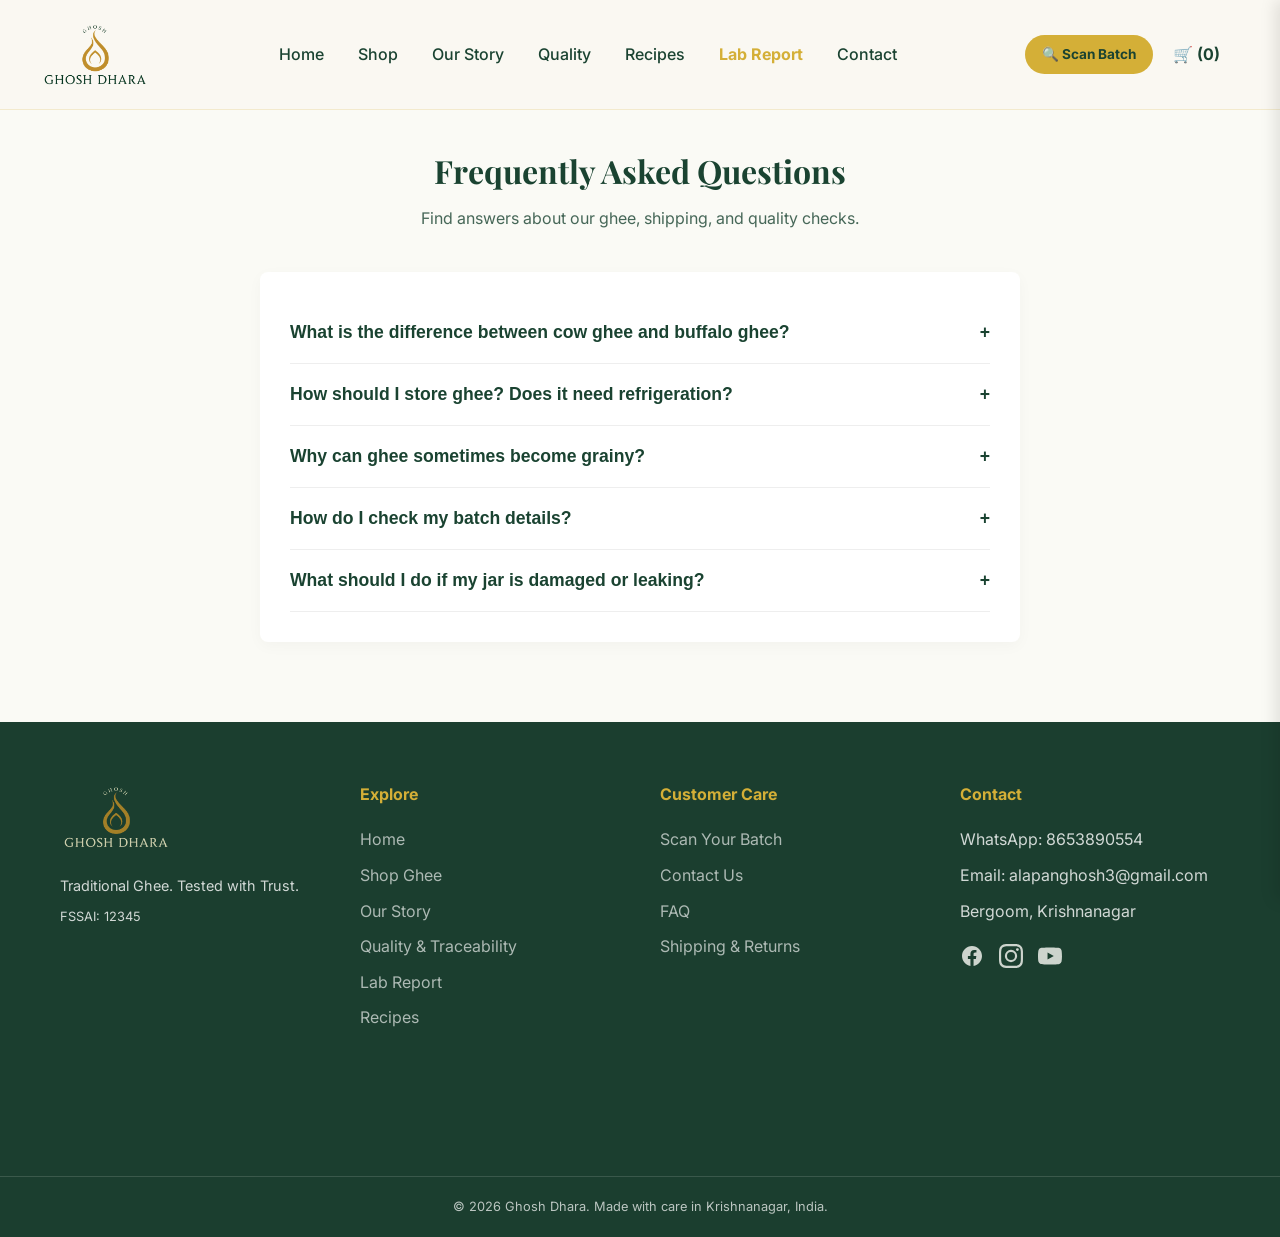
<file: faq.html>
<!DOCTYPE html>
<html lang="en">
<head>
    <meta charset="UTF-8">
    <meta name="viewport" content="width=device-width, initial-scale=1.0">
    <title>FAQ - [Brand Name]</title>
    <link rel="stylesheet" href="style.css">
</head>
<body style="background-color: var(--brand-ivory);">

    <!-- PASTE HEADER HERE -->

      <header>
        <div class="container header-inner">
            <a href="index.html" class="logo">
                <!-- Replace 'logo.png' with the actual file name of your logo -->
                <img src="Logo.png" alt="Ghosh Family Ghee Logo" class="brand-logo-img">
            </a>
            
            <!-- Desktop Nav -->
            <nav class="nav-links">
                <a href="index.html">Home</a>
                <a href="shop.html">Shop</a>
                <a href="story.html">Our Story</a>
                <a href="traceability.html">Quality</a>
                <a href="recipes.html">Recipes</a>
                <a href="lab-report.html" style="color: #D4AF37; font-weight: 700;">Lab Report</a>
                <a href="contact.html">Contact</a>
            </nav>
            
            <!-- Utilities: Scan, Cart & Mobile Menu -->
            <div style="display: flex; align-items: center; gap: 20px;">
                <a href="scan.html" class="header-scan-btn">🔍 Scan Batch</a>
                <a href="#" class="cart-icon-btn text-brand-green" style="font-weight: bold;">🛒 (0)</a>
                <button id="mobileMenuBtn" class="mobile-menu-btn">☰</button>
            </div>
        </div>

        <!-- Mobile Nav (Hidden on Desktop) -->
        <div id="mobileNav" class="mobile-nav">
            <a href="index.html">Home</a>
            <a href="shop.html">Shop Ghee</a>
            <a href="story.html">Our Story</a>
            <a href="traceability.html">Quality & Traceability</a>
            <a href="scan.html" style="color: var(--brand-gold);">🔍 Scan Your Batch</a>
            <a href="recipes.html">Recipes</a>
            <a href="faq.html">FAQ</a>
            <a href="contact.html">Contact Us</a>
            <a href="shipping-returns.html">Shipping & Returns</a>
        </div>
    </header>

    <div class="container" style="max-width: 800px; padding: 80px 20px;">
        <h1 class="font-serif" style="text-align: center; margin-bottom: 10px;">Frequently Asked Questions</h1>
        <p style="text-align: center; opacity: 0.8; margin-bottom: 40px;">Find answers about our ghee, shipping, and quality checks.</p>

        <div style="background: #fff; padding: 30px; border-radius: 8px; box-shadow: 0 4px 15px rgba(0,0,0,0.03);">
            
            <div class="accordion-item">
                <button class="accordion-header">What is the difference between cow ghee and buffalo ghee? <span class="icon">+</span></button>
                <div class="accordion-content">
                    <p>Cow ghee is typically yellowish and has a milder flavor, making it great for everyday digestion and cooking. Buffalo ghee is white, thicker, and has a higher fat content, which is excellent for making traditional sweets or deep-frying.</p>
                </div>
            </div>

            <div class="accordion-item">
                <button class="accordion-header">How should I store ghee? Does it need refrigeration? <span class="icon">+</span></button>
                <div class="accordion-content">
                    <p>Ghee does not need refrigeration. Store it in a cool, dry place away from direct sunlight. Always use a clean, dry spoon to scoop the ghee, as moisture can spoil it.</p>
                </div>
            </div>

            <div class="accordion-item">
                <button class="accordion-header">Why can ghee sometimes become grainy? <span class="icon">+</span></button>
                <div class="accordion-content">
                    <p>Graininess (Danedar texture) is a sign of traditional, pure ghee. It happens because different fatty acids melt and solidify at different temperatures during the cooling process.</p>
                </div>
            </div>

            <div class="accordion-item">
                <button class="accordion-header">How do I check my batch details? <span class="icon">+</span></button>
                <div class="accordion-content">
                    <p>Every jar has a unique batch code. Visit our <a href="scan.html" style="color: var(--brand-saffron); font-weight: bold;">Scan Your Batch</a> page, enter the code, and view details like pack date, origin, and quality reports.</p>
                </div>
            </div>

            <div class="accordion-item">
                <button class="accordion-header">What should I do if my jar is damaged or leaking? <span class="icon">+</span></button>
                <div class="accordion-content">
                    <p>We pack securely, but if this happens, please take a photo or video immediately and contact us via WhatsApp or Email within 24-48 hours. We will arrange a replacement or refund.</p>
                </div>
            </div>

        </div>
    </div>

    <!-- PASTE FOOTER HERE -->

     <!-- FOOTER -->
   <footer style="background: #1B3E2F !important; background-color: #1B3E2F !important; opacity: 1 !important; backdrop-filter: none !important; position: relative; z-index: 50;">
        <div class="container footer-grid">
            <div>
                <a href="index.html">
                    <!-- You can use the same logo, or a white/light version if your footer is dark -->
                    <img src="Logo 3.png" alt="Ghosh Family Ghee Logo" class="brand-logo-img-footer">
                </a>
                <p style="opacity: 0.8; font-size: 0.9rem;">Traditional Ghee. Tested with Trust.</p>
                <p style="opacity: 0.8; font-size: 0.8rem; margin-top: 10px;">FSSAI: 12345</p>
            </div>
            <div>
                <h4>Explore</h4>
                <ul>
                    <li><a href="index.html">Home</a></li>
                    <li><a href="shop.html">Shop Ghee</a></li>
                    <li><a href="story.html">Our Story</a></li>
                    <li><a href="traceability.html">Quality & Traceability</a></li>
                    <li><a href="lab-report.html">Lab Report</a></li>
                    <li><a href="recipes.html">Recipes</a></li>
                </ul>
            </div>
            <div>
                <h4>Customer Care</h4>
                <ul>
                    <li><a href="scan.html">Scan Your Batch</a></li>
                    <li><a href="contact.html">Contact Us</a></li>
                    <li><a href="faq.html">FAQ</a></li>
                    <li><a href="shipping-returns.html">Shipping & Returns</a></li>
                </ul>
            </div>
            <div>
                <h4>Contact</h4>
                <ul>
                    <li>WhatsApp: 8653890554</li>
                    <li>Email: alapanghosh3@gmail.com</li>
                    <li>Bergoom, Krishnanagar</li>
                </ul>
                <!-- Social Media Icons -->
                <div class="social-icons">
                    <!-- Facebook -->
                    <a href="#" aria-label="Facebook">
                        <svg viewBox="0 0 24 24"><path d="M22 12c0-5.523-4.477-10-10-10S2 6.477 2 12c0 4.991 3.657 9.128 8.438 9.878v-6.987h-2.54V12h2.54V9.797c0-2.506 1.492-3.89 3.777-3.89 1.094 0 2.238.195 2.238.195v2.46h-1.26c-1.243 0-1.63.771-1.63 1.562V12h2.773l-.443 2.89h-2.33v6.988C18.343 21.128 22 16.991 22 12z"/></svg>
                    </a>
                    <!-- Instagram -->
                    <a href="#" aria-label="Instagram">
                        <svg viewBox="0 0 24 24"><path d="M12 2.163c3.204 0 3.584.012 4.85.07 3.252.148 4.771 1.691 4.919 4.919.058 1.265.069 1.645.069 4.849 0 3.205-.012 3.584-.069 4.849-.149 3.225-1.664 4.771-4.919 4.919-1.266.058-1.644.07-4.85.07-3.204 0-3.584-.012-4.849-.07-3.26-.149-4.771-1.699-4.919-4.92-.058-1.265-.07-1.644-.07-4.849 0-3.204.013-3.583.07-4.849.149-3.227 1.664-4.771 4.919-4.919 1.266-.057 1.645-.069 4.849-.069zM12 0C8.741 0 8.333.014 7.053.072 2.695.272.273 2.69.073 7.052.014 8.333 0 8.741 0 12c0 3.259.014 3.668.072 4.948.2 4.358 2.618 6.78 6.98 6.98C8.333 23.986 8.741 24 12 24c3.259 0 3.668-.014 4.948-.072 4.354-.2 6.782-2.618 6.979-6.98.059-1.28.073-1.689.073-4.948 0-3.259-.014-3.667-.072-4.947-.196-4.354-2.617-6.78-6.979-6.98C15.668.014 15.259 0 12 0zm0 5.838a6.162 6.162 0 100 12.324 6.162 6.162 0 000-12.324zM12 16a4 4 0 110-8 4 4 0 010 8zm6.406-11.845a1.44 1.44 0 100 2.881 1.44 1.44 0 000-2.881z"/></svg>
                    </a>
                    <!-- YouTube -->
                    <a href="#" aria-label="YouTube">
                        <svg viewBox="0 0 24 24"><path d="M23.498 6.186a3.016 3.016 0 0 0-2.122-2.136C19.505 3.5 12 3.5 12 3.5s-7.505 0-9.377.55a3.016 3.016 0 0 0-2.122 2.136C0 8.07 0 12 0 12s0 3.93.501 5.814a3.016 3.016 0 0 0 2.122 2.136c1.872.55 9.377.55 9.377.55s7.505 0 9.377-.55a3.016 3.016 0 0 0 2.122-2.136C24 15.93 24 12 24 12s0-3.93-.502-5.814zM9.545 15.568V8.432L15.818 12l-6.273 3.568z"/></svg>
                    </a>
                </div>
            </div>
        </div>
        <div style="text-align: center; border-top: 1px solid rgba(250,250,245,0.2); padding-top: 20px; font-size: 0.8rem; opacity: 0.7;">
            © 2026 Ghosh Dhara</span>. Made with care in Krishnanagar, India.
        </div>
    </footer>

    <!-- SLIDE-OUT CART DRAWER -->
    <div class="cart-overlay" id="cartOverlay"></div>
    <div class="cart-drawer" id="cartDrawer">
        <div class="cart-header">
            <h2 class="font-serif" style="font-size: 1.5rem;">Your Cart</h2>
            <button class="close-cart" id="closeCart">×</button>
        </div>
        <div class="cart-items">
            <!-- Empty state -->
            <div style="text-align: center; color: #888; margin-top: 50px;">
                <p>Your cart is currently empty.</p>
                <a href="shop.html" class="btn-primary" style="margin-top: 20px;">Continue Shopping</a>
            </div>
            
            <!-- Example of a populated cart item (Hidden for now) -->
            <!-- 
            <div style="display: flex; gap: 15px; border-bottom: 1px solid #eee; padding-bottom: 15px; margin-bottom: 15px;">
                <div style="width: 80px; height: 80px; background: #f9f9f9;"></div>
                <div style="flex: 1;">
                    <h4 class="font-serif">[Brand Name] Traditional Ghee</h4>
                    <p style="font-size: 0.8rem; color: #666;">500g Jar</p>
                    <p style="font-weight: bold; color: var(--brand-gold);">₹[Price]</p>
                </div>
            </div> 
            -->
        </div>
        <div class="cart-footer">
            <div style="display: flex; justify-content: space-between; margin-bottom: 15px; font-weight: bold; font-size: 1.2rem;">
                <span>Subtotal</span>
                <span>₹0.00</span>
            </div>
            <p style="font-size: 0.8rem; color: #666; margin-bottom: 15px;">Shipping and taxes calculated at checkout.</p>
            <button class="checkout-btn">Proceed to Secure Checkout</button>
            <div style="text-align: center; margin-top: 10px; font-size: 0.8rem; opacity: 0.8;">
                💳 Cards, UPI & Net Banking Accepted
            </div>
        </div>
    </div>
    
    <script src="script.js"></script>
</body>
</html>
</file>
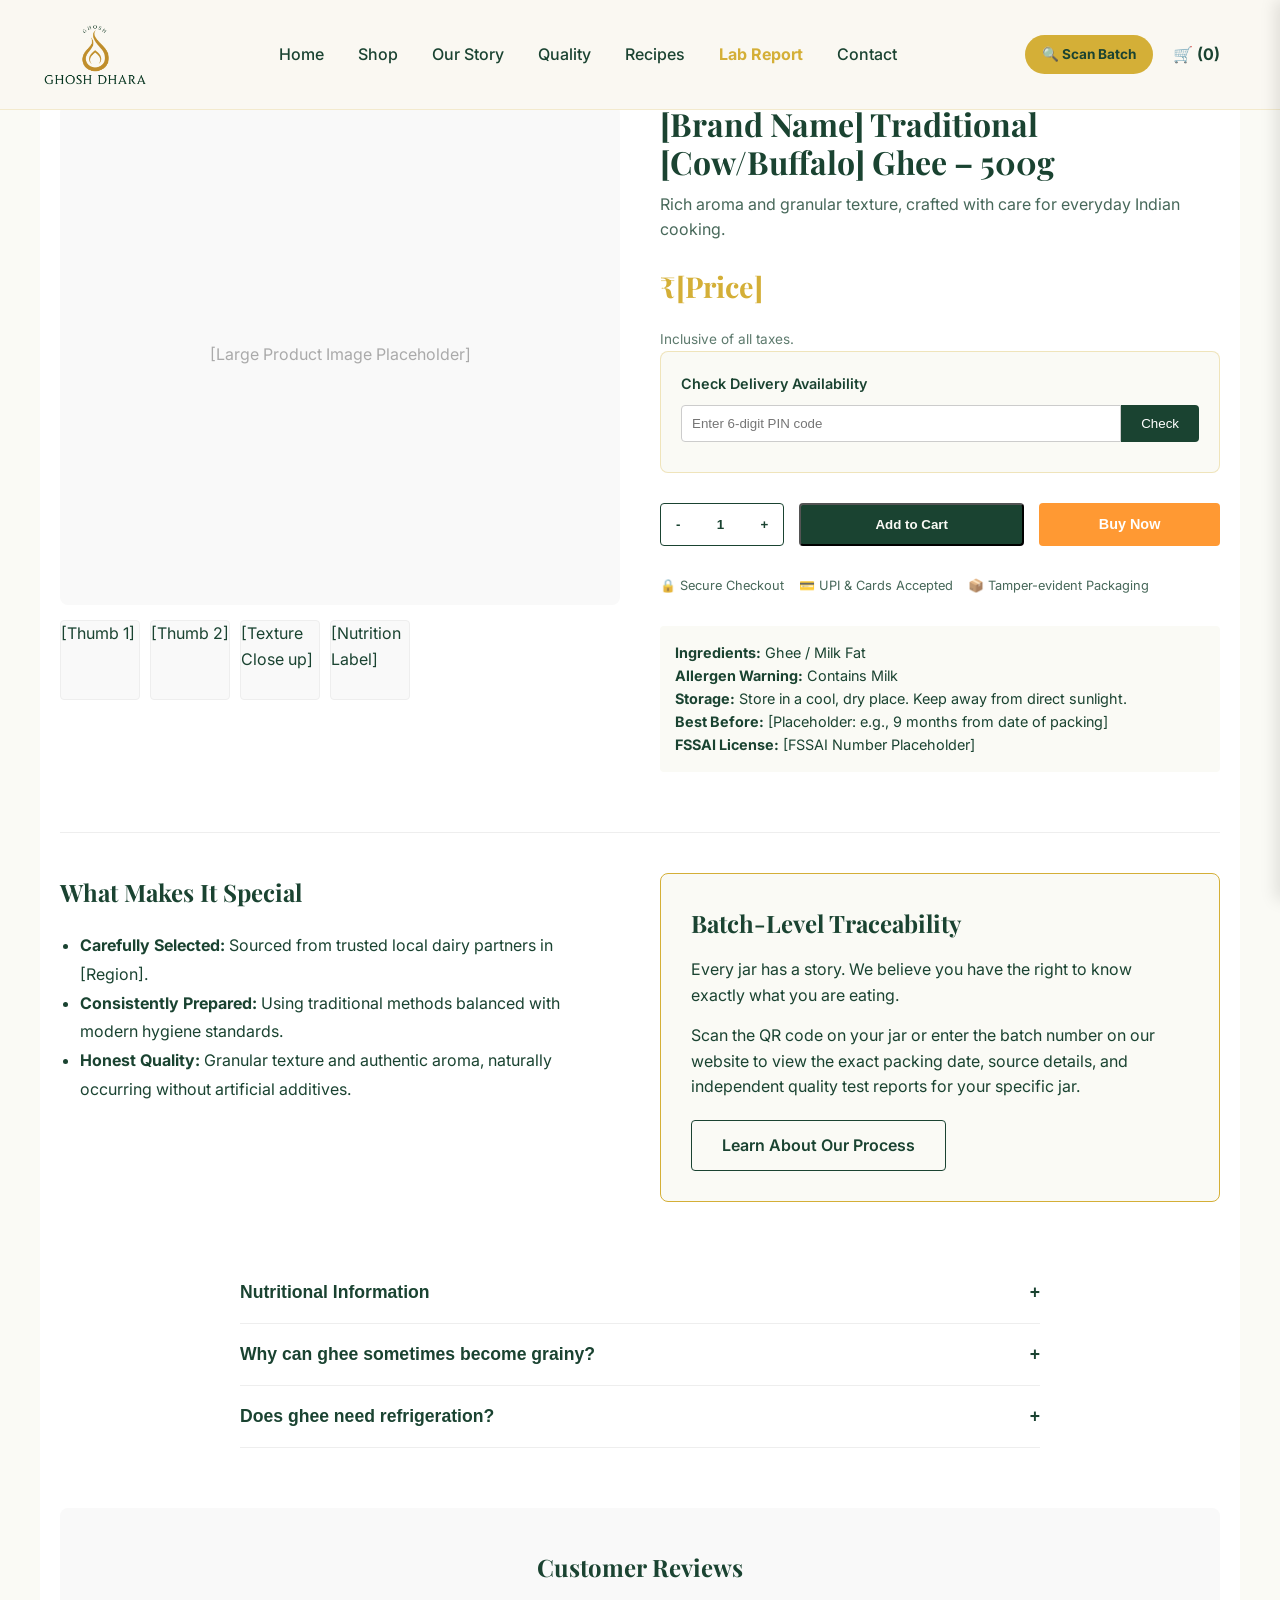
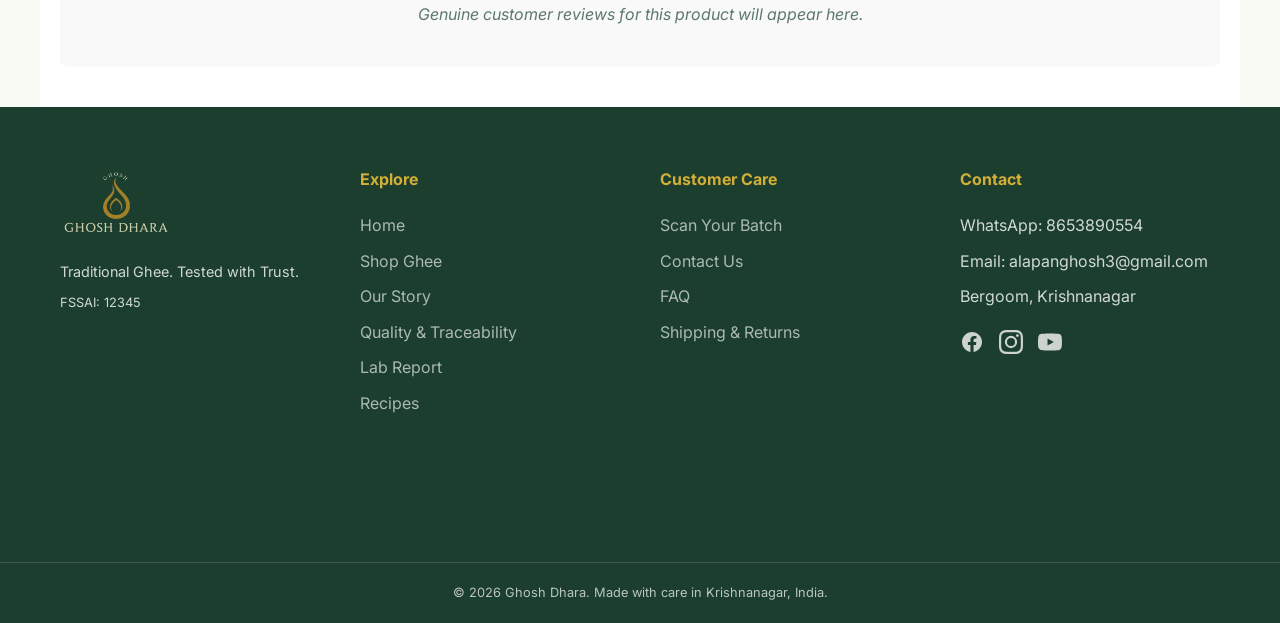
<file: product.html>
<!DOCTYPE html>
<html lang="en">
<head>
    <meta charset="UTF-8">
    <meta name="viewport" content="width=device-width, initial-scale=1.0">
    <title>[Brand Name] Traditional [Cow/Buffalo] Ghee – 500g</title>
    <link rel="stylesheet" href="style.css">



    <!-- Google Analytics Placeholder -->
    <!-- <script async src="https://www.googletagmanager.com/gtag/js?id=G-XXXXXXXXXX"></script>
    <script>
      window.dataLayer = window.dataLayer || [];
      function gtag(){dataLayer.push(arguments);}
      gtag('js', new Date());
      gtag('config', 'G-XXXXXXXXXX');
    </script> -->

    <!-- Meta Pixel Code Placeholder -->
    <!-- <script>
      !function(f,b,e,v,n,t,s){...}(window, document,'script','https://connect.facebook.net/en_US/fbevents.js');
      fbq('init', 'XXXXXXXXXXXXXXX');
      fbq('track', 'PageView');
    </script> -->

    <!-- JSON-LD Schema Markup for Local Business & Product SEO -->
    <script type="application/ld+json">
    {
      "@context": "https://schema.org",
      "@type": "FoodEstablishment",
      "name": "[Brand Name]",
      "image": "URL_TO_YOUR_LOGO",
      "@id": "",
      "url": "YOUR_WEBSITE_URL",
      "telephone": "[Phone]",
      "address": {
        "@type": "PostalAddress",
        "streetAddress": "[Address]",
        "addressLocality": "[Village/Town]",
        "addressRegion": "[State]",
        "addressCountry": "IN"
      },
      "slogan": "Traditional Ghee. Tested with Trust."
    }
    </script>
</head>
<body>

    <!-- PASTE YOUR HEADER FROM index.html HERE -->

      <header>
        <div class="container header-inner">
            <a href="index.html" class="logo">
                <!-- Replace 'logo.png' with the actual file name of your logo -->
                <img src="Logo.png" alt="Ghosh Family Ghee Logo" class="brand-logo-img">
            </a>
            
            <!-- Desktop Nav -->
            <nav class="nav-links">
                <a href="index.html">Home</a>
                <a href="shop.html">Shop</a>
                <a href="story.html">Our Story</a>
                <a href="traceability.html">Quality</a>
                <a href="recipes.html">Recipes</a>
                <a href="lab-report.html" style="color: #D4AF37; font-weight: 700;">Lab Report</a>
                <a href="contact.html">Contact</a>
            </nav>
            
            <!-- Utilities: Scan, Cart & Mobile Menu -->
            <div style="display: flex; align-items: center; gap: 20px;">
                <a href="scan.html" class="header-scan-btn">🔍 Scan Batch</a>
                <a href="#" class="cart-icon-btn text-brand-green" style="font-weight: bold;">🛒 (0)</a>
                <button id="mobileMenuBtn" class="mobile-menu-btn">☰</button>
            </div>
        </div>

        <!-- Mobile Nav (Hidden on Desktop) -->
        <div id="mobileNav" class="mobile-nav">
            <a href="index.html">Home</a>
            <a href="shop.html">Shop Ghee</a>
            <a href="story.html">Our Story</a>
            <a href="traceability.html">Quality & Traceability</a>
            <a href="scan.html" style="color: var(--brand-gold);">🔍 Scan Your Batch</a>
            <a href="recipes.html">Recipes</a>
            <a href="faq.html">FAQ</a>
            <a href="contact.html">Contact Us</a>
            <a href="shipping-returns.html">Shipping & Returns</a>
        </div>
    </header>

    <div class="product-detail-wrapper container">
        
        <!-- Top Section: Gallery and Add to Cart -->
        <div class="product-main">
            <!-- Left: Gallery -->
            <div class="product-gallery">
                <div class="main-image">[Large Product Image Placeholder]</div>
                <div class="thumbnail-strip">
                    <div class="thumb">[Thumb 1]</div>
                    <div class="thumb">[Thumb 2]</div>
                    <div class="thumb">[Texture Close up]</div>
                    <div class="thumb">[Nutrition Label]</div>
                </div>
            </div>

            <!-- Right: Product Info -->
            <div class="product-info">
                <h1 class="font-serif">[Brand Name] Traditional [Cow/Buffalo] Ghee – 500g</h1>
                <p style="opacity: 0.8; margin-bottom: 20px;">Rich aroma and granular texture, crafted with care for everyday Indian cooking.</p>
                
                <div class="product-price">₹[Price]</div>
                <p style="font-size: 0.85rem; opacity: 0.7;">Inclusive of all taxes.</p>

                <!-- Pincode Checker -->
                <div class="pincode-checker mt-4">
                    <p style="font-weight: 600; font-size: 0.9rem;">Check Delivery Availability</p>
                    <div class="pincode-input-group">
                        <input type="text" id="pincodeInput" placeholder="Enter 6-digit PIN code" maxlength="6">
                        <button id="checkPincodeBtn">Check</button>
                    </div>
                    <p id="pincodeMessage" style="font-size: 0.85rem; margin-top: 10px;"></p>
                </div>

                <!-- Add to Cart Actions -->
                <div class="action-row">
                    <div class="qty-selector">
                        <button class="qty-btn" id="decreaseQty">-</button>
                        <input type="text" id="qtyInput" class="qty-input" value="1" readonly>
                        <button class="qty-btn" id="increaseQty">+</button>
                    </div>
                    <button class="btn-primary" style="flex: 1; margin: 0; text-align: center;">Add to Cart</button>
                    <button class="btn-buy-now">Buy Now</button>
                </div>

                <!-- Trust Badges -->
                <div style="display: flex; gap: 15px; margin-bottom: 30px; font-size: 0.8rem; opacity: 0.8;">
                    <span>🔒 Secure Checkout</span>
                    <span>💳 UPI & Cards Accepted</span>
                    <span>📦 Tamper-evident Packaging</span>
                </div>

                <!-- Technical Details -->
                <div style="background: var(--brand-ivory); padding: 15px; border-radius: 4px; font-size: 0.9rem;">
                    <p><strong>Ingredients:</strong> Ghee / Milk Fat</p>
                    <p><strong>Allergen Warning:</strong> Contains Milk</p>
                    <p><strong>Storage:</strong> Store in a cool, dry place. Keep away from direct sunlight.</p>
                    <p><strong>Best Before:</strong> [Placeholder: e.g., 9 months from date of packing]</p>
                    <p><strong>FSSAI License:</strong> [FSSAI Number Placeholder]</p>
                </div>
            </div>
        </div>

        <hr style="border: 0; border-top: 1px solid #eee; margin: 40px 0;">

        <!-- Middle Section: Traceability & Speciality -->
        <div style="display: grid; grid-template-columns: repeat(auto-fit, minmax(300px, 1fr)); gap: 40px; margin-bottom: 60px;">
            <div>
                <h2 class="font-serif" style="margin-bottom: 20px;">What Makes It Special</h2>
                <ul style="list-style-type: disc; margin-left: 20px; line-height: 1.8;">
                    <li><strong>Carefully Selected:</strong> Sourced from trusted local dairy partners in [Region].</li>
                    <li><strong>Consistently Prepared:</strong> Using traditional methods balanced with modern hygiene standards.</li>
                    <li><strong>Honest Quality:</strong> Granular texture and authentic aroma, naturally occurring without artificial additives.</li>
                </ul>
            </div>
            <div style="background: var(--brand-ivory); padding: 30px; border-radius: 8px; border: 1px solid var(--brand-gold);">
                <h2 class="font-serif text-brand-green" style="margin-bottom: 15px;">Batch-Level Traceability</h2>
                <p style="margin-bottom: 15px;">Every jar has a story. We believe you have the right to know exactly what you are eating.</p>
                <p style="margin-bottom: 20px;">Scan the QR code on your jar or enter the batch number on our website to view the exact packing date, source details, and independent quality test reports for your specific jar.</p>
                <a href="scan.html" class="btn-secondary">Learn About Our Process</a>
            </div>
        </div>

        <!-- Accordion Sections (FAQ & Nutrition) -->
        <div style="max-width: 800px; margin: 0 auto 60px auto;">
            <div class="accordion-item">
                <button class="accordion-header">
                    Nutritional Information <span class="icon">+</span>
                </button>
                <div class="accordion-content">
                    <p style="font-size: 0.9rem; opacity: 0.8; margin-bottom: 15px;">*Final values to be confirmed from approved label/lab report.</p>
                    <table style="width: 100%; border-collapse: collapse; text-align: left;">
                        <tr style="border-bottom: 1px solid #eee;">
                            <th style="padding: 10px;">Parameters</th>
                            <th style="padding: 10px;">Per 100g (Approx.)</th>
                        </tr>
                        <tr style="border-bottom: 1px solid #eee;">
                            <td style="padding: 10px;">Energy</td>
                            <td style="padding: 10px;">[Placeholder] kcal</td>
                        </tr>
                        <tr style="border-bottom: 1px solid #eee;">
                            <td style="padding: 10px;">Total Fat</td>
                            <td style="padding: 10px;">[Placeholder] g</td>
                        </tr>
                    </table>
                </div>
            </div>

            <div class="accordion-item">
                <button class="accordion-header">
                    Why can ghee sometimes become grainy? <span class="icon">+</span>
                </button>
                <div class="accordion-content">
                    <p>Graininess (Danedar texture) is a natural characteristic of traditional ghee. It happens due to the slow cooling process where different fatty acids solidify at different temperatures. It is a sign of authenticity and does not affect the quality or taste.</p>
                </div>
            </div>

            <div class="accordion-item">
                <button class="accordion-header">
                    Does ghee need refrigeration? <span class="icon">+</span>
                </button>
                <div class="accordion-content">
                    <p>No, pure ghee does not require refrigeration. It is shelf-stable at room temperature. Simply store it in a cool, dry place away from direct sunlight, and always use a clean, dry spoon to prevent moisture contamination.</p>
                </div>
            </div>
        </div>

        <!-- Reviews Placeholder -->
        <div style="text-align: center; padding: 40px; background: #f9f9f9; border-radius: 8px;">
            <h2 class="font-serif" style="margin-bottom: 15px;">Customer Reviews</h2>
            <p style="opacity: 0.7; font-style: italic;">Genuine customer reviews for this product will appear here.</p>
        </div>

    </div>

    <!-- PASTE YOUR FOOTER FROM index.html HERE -->

    <!-- FOOTER -->
    <footer style="background: #1B3E2F !important; background-color: #1B3E2F !important; opacity: 1 !important; backdrop-filter: none !important; position: relative; z-index: 50;">
        <div class="container footer-grid">
            <div>
                <a href="index.html">
                    <!-- You can use the same logo, or a white/light version if your footer is dark -->
                    <img src="Logo 3.png" alt="Ghosh Family Ghee Logo" class="brand-logo-img-footer">
                </a>
                <p style="opacity: 0.8; font-size: 0.9rem;">Traditional Ghee. Tested with Trust.</p>
                <p style="opacity: 0.8; font-size: 0.8rem; margin-top: 10px;">FSSAI: 12345</p>
            </div>
            <div>
                <h4>Explore</h4>
                <ul>
                    <li><a href="index.html">Home</a></li>
                    <li><a href="shop.html">Shop Ghee</a></li>
                    <li><a href="story.html">Our Story</a></li>
                    <li><a href="traceability.html">Quality & Traceability</a></li>
                    <li><a href="lab-report.html">Lab Report</a></li>
                    <li><a href="recipes.html">Recipes</a></li>
                </ul>
            </div>
            <div>
                <h4>Customer Care</h4>
                <ul>
                    <li><a href="scan.html">Scan Your Batch</a></li>
                    <li><a href="contact.html">Contact Us</a></li>
                    <li><a href="faq.html">FAQ</a></li>
                    <li><a href="shipping-returns.html">Shipping & Returns</a></li>
                </ul>
            </div>
            <div>
                <h4>Contact</h4>
                <ul>
                    <li>WhatsApp: 8653890554</li>
                    <li>Email: alapanghosh3@gmail.com</li>
                    <li>Bergoom, Krishnanagar</li>
                </ul>
                <!-- Social Media Icons -->
                <div class="social-icons">
                    <!-- Facebook -->
                    <a href="#" aria-label="Facebook">
                        <svg viewBox="0 0 24 24"><path d="M22 12c0-5.523-4.477-10-10-10S2 6.477 2 12c0 4.991 3.657 9.128 8.438 9.878v-6.987h-2.54V12h2.54V9.797c0-2.506 1.492-3.89 3.777-3.89 1.094 0 2.238.195 2.238.195v2.46h-1.26c-1.243 0-1.63.771-1.63 1.562V12h2.773l-.443 2.89h-2.33v6.988C18.343 21.128 22 16.991 22 12z"/></svg>
                    </a>
                    <!-- Instagram -->
                    <a href="#" aria-label="Instagram">
                        <svg viewBox="0 0 24 24"><path d="M12 2.163c3.204 0 3.584.012 4.85.07 3.252.148 4.771 1.691 4.919 4.919.058 1.265.069 1.645.069 4.849 0 3.205-.012 3.584-.069 4.849-.149 3.225-1.664 4.771-4.919 4.919-1.266.058-1.644.07-4.85.07-3.204 0-3.584-.012-4.849-.07-3.26-.149-4.771-1.699-4.919-4.92-.058-1.265-.07-1.644-.07-4.849 0-3.204.013-3.583.07-4.849.149-3.227 1.664-4.771 4.919-4.919 1.266-.057 1.645-.069 4.849-.069zM12 0C8.741 0 8.333.014 7.053.072 2.695.272.273 2.69.073 7.052.014 8.333 0 8.741 0 12c0 3.259.014 3.668.072 4.948.2 4.358 2.618 6.78 6.98 6.98C8.333 23.986 8.741 24 12 24c3.259 0 3.668-.014 4.948-.072 4.354-.2 6.782-2.618 6.979-6.98.059-1.28.073-1.689.073-4.948 0-3.259-.014-3.667-.072-4.947-.196-4.354-2.617-6.78-6.979-6.98C15.668.014 15.259 0 12 0zm0 5.838a6.162 6.162 0 100 12.324 6.162 6.162 0 000-12.324zM12 16a4 4 0 110-8 4 4 0 010 8zm6.406-11.845a1.44 1.44 0 100 2.881 1.44 1.44 0 000-2.881z"/></svg>
                    </a>
                    <!-- YouTube -->
                    <a href="#" aria-label="YouTube">
                        <svg viewBox="0 0 24 24"><path d="M23.498 6.186a3.016 3.016 0 0 0-2.122-2.136C19.505 3.5 12 3.5 12 3.5s-7.505 0-9.377.55a3.016 3.016 0 0 0-2.122 2.136C0 8.07 0 12 0 12s0 3.93.501 5.814a3.016 3.016 0 0 0 2.122 2.136c1.872.55 9.377.55 9.377.55s7.505 0 9.377-.55a3.016 3.016 0 0 0 2.122-2.136C24 15.93 24 12 24 12s0-3.93-.502-5.814zM9.545 15.568V8.432L15.818 12l-6.273 3.568z"/></svg>
                    </a>
                </div>
            </div>
        </div>
        <div style="text-align: center; border-top: 1px solid rgba(250,250,245,0.2); padding-top: 20px; font-size: 0.8rem; opacity: 0.7;">
            © 2026 Ghosh Dhara</span>. Made with care in Krishnanagar, India.
        </div>
    </footer>

    <!-- SLIDE-OUT CART DRAWER -->
    <div class="cart-overlay" id="cartOverlay"></div>
    <div class="cart-drawer" id="cartDrawer">
        <div class="cart-header">
            <h2 class="font-serif" style="font-size: 1.5rem;">Your Cart</h2>
            <button class="close-cart" id="closeCart">×</button>
        </div>
        <div class="cart-items">
            <!-- Empty state -->
            <div style="text-align: center; color: #888; margin-top: 50px;">
                <p>Your cart is currently empty.</p>
                <a href="shop.html" class="btn-primary" style="margin-top: 20px;">Continue Shopping</a>
            </div>
            
            <!-- Example of a populated cart item (Hidden for now) -->
            <!-- 
            <div style="display: flex; gap: 15px; border-bottom: 1px solid #eee; padding-bottom: 15px; margin-bottom: 15px;">
                <div style="width: 80px; height: 80px; background: #f9f9f9;"></div>
                <div style="flex: 1;">
                    <h4 class="font-serif">[Brand Name] Traditional Ghee</h4>
                    <p style="font-size: 0.8rem; color: #666;">500g Jar</p>
                    <p style="font-weight: bold; color: var(--brand-gold);">₹[Price]</p>
                </div>
            </div> 
            -->
        </div>
        <div class="cart-footer">
            <div style="display: flex; justify-content: space-between; margin-bottom: 15px; font-weight: bold; font-size: 1.2rem;">
                <span>Subtotal</span>
                <span>₹0.00</span>
            </div>
            <p style="font-size: 0.8rem; color: #666; margin-bottom: 15px;">Shipping and taxes calculated at checkout.</p>
            <button class="checkout-btn">Proceed to Secure Checkout</button>
            <div style="text-align: center; margin-top: 10px; font-size: 0.8rem; opacity: 0.8;">
                💳 Cards, UPI & Net Banking Accepted
            </div>
        </div>
    </div>

    
    <script src="script.js"></script>
</body>
</html>
</file>
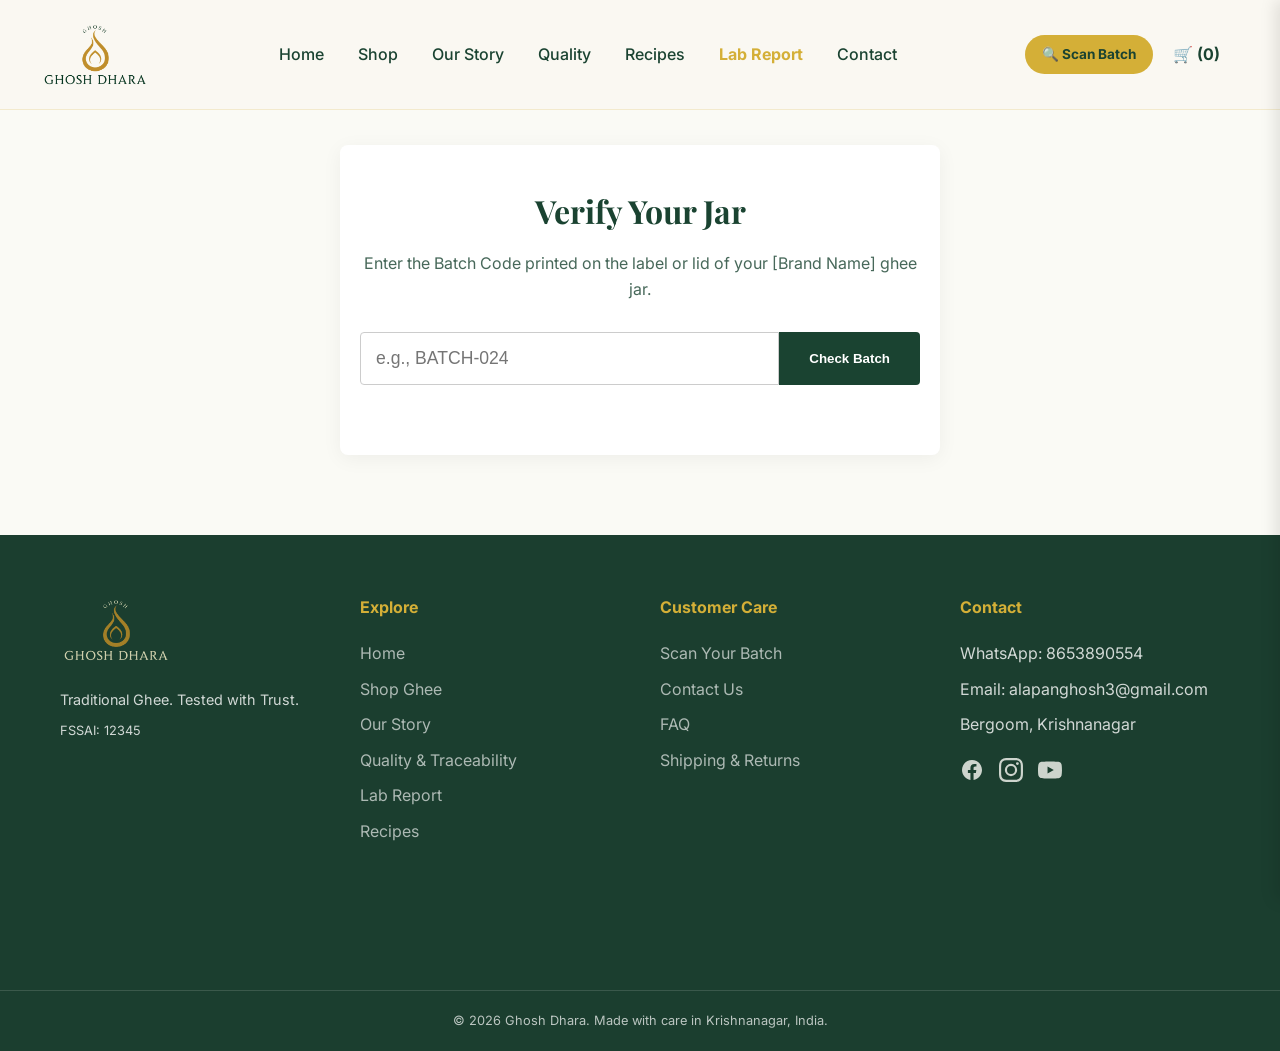
<file: scan.html>
<!DOCTYPE html>
<html lang="en">
<head>
    <meta charset="UTF-8">
    <meta name="viewport" content="width=device-width, initial-scale=1.0">
    <title>Scan Your Batch - [Brand Name]</title>
    <link rel="stylesheet" href="style.css">

</head>
<body style="background-color: var(--brand-ivory);">

    <!-- PASTE YOUR HEADER FROM index.html HERE -->

      <header>
        <div class="container header-inner">
            <a href="index.html" class="logo">
                <!-- Replace 'logo.png' with the actual file name of your logo -->
                <img src="Logo.png" alt="Ghosh Family Ghee Logo" class="brand-logo-img">
            </a>
            
            <!-- Desktop Nav -->
            <nav class="nav-links">
                <a href="index.html">Home</a>
                <a href="shop.html">Shop</a>
                <a href="story.html">Our Story</a>
                <a href="traceability.html">Quality</a>
                <a href="recipes.html">Recipes</a>
                <a href="lab-report.html" style="color: #D4AF37; font-weight: 700;">Lab Report</a>
                <a href="contact.html">Contact</a>
            </nav>
            
            <!-- Utilities: Scan, Cart & Mobile Menu -->
            <div style="display: flex; align-items: center; gap: 20px;">
                <a href="scan.html" class="header-scan-btn">🔍 Scan Batch</a>
                <a href="#" class="cart-icon-btn text-brand-green" style="font-weight: bold;">🛒 (0)</a>
                <button id="mobileMenuBtn" class="mobile-menu-btn">☰</button>
            </div>
        </div>

        <!-- Mobile Nav (Hidden on Desktop) -->
        <div id="mobileNav" class="mobile-nav">
            <a href="index.html">Home</a>
            <a href="shop.html">Shop Ghee</a>
            <a href="story.html">Our Story</a>
            <a href="traceability.html">Quality & Traceability</a>
            <a href="scan.html" style="color: var(--brand-gold);">🔍 Scan Your Batch</a>
            <a href="recipes.html">Recipes</a>
            <a href="faq.html">FAQ</a>
            <a href="contact.html">Contact Us</a>
            <a href="shipping-returns.html">Shipping & Returns</a>
        </div>
    </header>

    <div class="container">
        <div class="scan-container">
            <h1 class="font-serif" style="margin-bottom: 15px;">Verify Your Jar</h1>
            <p style="opacity: 0.8;">Enter the Batch Code printed on the label or lid of your [Brand Name] ghee jar.</p>
            
            <div class="scan-input-group">
                <input type="text" id="batchInput" placeholder="e.g., BATCH-024">
                <button id="scanBtn">Check Batch</button>
            </div>

            <!-- Dynamic Results Card (Hidden until JS triggers it) -->
            <div class="scan-result-card" id="scanResult">
                <div style="text-align: center; margin-bottom: 20px;">
                    <div style="display: inline-block; background: var(--brand-green); color: white; padding: 5px 15px; border-radius: 20px; font-size: 0.8rem; font-weight: bold; margin-bottom: 10px;">✓ Verified Authentic</div>
                    <p style="font-style: italic; font-size: 0.9rem;">Your jar is part of a traceable batch. Thank you for choosing food made with care.</p>
                </div>

                <div class="result-row">
                    <strong>Batch Number:</strong>
                    <span>[User Input]</span>
                </div>
                <div class="result-row">
                    <strong>Product:</strong>
                    <span>[Brand Name] Traditional Ghee</span>
                </div>
                <div class="result-row">
                    <strong>Pack Date:</strong>
                    <span>[Date Placeholder]</span>
                </div>
                <div class="result-row">
                    <strong>Best Before:</strong>
                    <span>[Date Placeholder]</span>
                </div>
                <div class="result-row">
                    <strong>Production Location:</strong>
                    <span>[Location Code Placeholder]</span>
                </div>
                <div class="result-row">
                    <strong>Quality Status:</strong>
                    <span style="color: green; font-weight: bold;">Passed Independent Test</span>
                </div>

                <div style="text-align: center; margin-top: 25px;">
                    <!-- Placeholder button for future PDF uploads -->
                    <button class="btn-secondary" style="font-size: 0.9rem;" onclick="alert('Lab report PDF download will be available once real data is uploaded.')">📄 Download Lab Report</button>
                </div>
            </div>
        </div>
    </div>

    <!-- PASTE YOUR FOOTER FROM index.html HERE -->
     <!-- FOOTER -->
    <footer style="background: #1B3E2F !important; background-color: #1B3E2F !important; opacity: 1 !important; backdrop-filter: none !important; position: relative; z-index: 50;">
        <div class="container footer-grid">
            <div>
                <a href="index.html">
                    <!-- You can use the same logo, or a white/light version if your footer is dark -->
                    <img src="Logo 3.png" alt="Ghosh Family Ghee Logo" class="brand-logo-img-footer">
                </a>
                <p style="opacity: 0.8; font-size: 0.9rem;">Traditional Ghee. Tested with Trust.</p>
                <p style="opacity: 0.8; font-size: 0.8rem; margin-top: 10px;">FSSAI: 12345</p>
            </div>
            <div>
                <h4>Explore</h4>
                <ul>
                    <li><a href="index.html">Home</a></li>
                    <li><a href="shop.html">Shop Ghee</a></li>
                    <li><a href="story.html">Our Story</a></li>
                    <li><a href="traceability.html">Quality & Traceability</a></li>
                    <li><a href="lab-report.html">Lab Report</a></li>
                    <li><a href="recipes.html">Recipes</a></li>
                </ul>
            </div>
            <div>
                <h4>Customer Care</h4>
                <ul>
                    <li><a href="scan.html">Scan Your Batch</a></li>
                    <li><a href="contact.html">Contact Us</a></li>
                    <li><a href="faq.html">FAQ</a></li>
                    <li><a href="shipping-returns.html">Shipping & Returns</a></li>
                </ul>
            </div>
            <div>
                <h4>Contact</h4>
                <ul>
                    <li>WhatsApp: 8653890554</li>
                    <li>Email: alapanghosh3@gmail.com</li>
                    <li>Bergoom, Krishnanagar</li>
                </ul>
                <!-- Social Media Icons -->
                <div class="social-icons">
                    <!-- Facebook -->
                    <a href="#" aria-label="Facebook">
                        <svg viewBox="0 0 24 24"><path d="M22 12c0-5.523-4.477-10-10-10S2 6.477 2 12c0 4.991 3.657 9.128 8.438 9.878v-6.987h-2.54V12h2.54V9.797c0-2.506 1.492-3.89 3.777-3.89 1.094 0 2.238.195 2.238.195v2.46h-1.26c-1.243 0-1.63.771-1.63 1.562V12h2.773l-.443 2.89h-2.33v6.988C18.343 21.128 22 16.991 22 12z"/></svg>
                    </a>
                    <!-- Instagram -->
                    <a href="#" aria-label="Instagram">
                        <svg viewBox="0 0 24 24"><path d="M12 2.163c3.204 0 3.584.012 4.85.07 3.252.148 4.771 1.691 4.919 4.919.058 1.265.069 1.645.069 4.849 0 3.205-.012 3.584-.069 4.849-.149 3.225-1.664 4.771-4.919 4.919-1.266.058-1.644.07-4.85.07-3.204 0-3.584-.012-4.849-.07-3.26-.149-4.771-1.699-4.919-4.92-.058-1.265-.07-1.644-.07-4.849 0-3.204.013-3.583.07-4.849.149-3.227 1.664-4.771 4.919-4.919 1.266-.057 1.645-.069 4.849-.069zM12 0C8.741 0 8.333.014 7.053.072 2.695.272.273 2.69.073 7.052.014 8.333 0 8.741 0 12c0 3.259.014 3.668.072 4.948.2 4.358 2.618 6.78 6.98 6.98C8.333 23.986 8.741 24 12 24c3.259 0 3.668-.014 4.948-.072 4.354-.2 6.782-2.618 6.979-6.98.059-1.28.073-1.689.073-4.948 0-3.259-.014-3.667-.072-4.947-.196-4.354-2.617-6.78-6.979-6.98C15.668.014 15.259 0 12 0zm0 5.838a6.162 6.162 0 100 12.324 6.162 6.162 0 000-12.324zM12 16a4 4 0 110-8 4 4 0 010 8zm6.406-11.845a1.44 1.44 0 100 2.881 1.44 1.44 0 000-2.881z"/></svg>
                    </a>
                    <!-- YouTube -->
                    <a href="#" aria-label="YouTube">
                        <svg viewBox="0 0 24 24"><path d="M23.498 6.186a3.016 3.016 0 0 0-2.122-2.136C19.505 3.5 12 3.5 12 3.5s-7.505 0-9.377.55a3.016 3.016 0 0 0-2.122 2.136C0 8.07 0 12 0 12s0 3.93.501 5.814a3.016 3.016 0 0 0 2.122 2.136c1.872.55 9.377.55 9.377.55s7.505 0 9.377-.55a3.016 3.016 0 0 0 2.122-2.136C24 15.93 24 12 24 12s0-3.93-.502-5.814zM9.545 15.568V8.432L15.818 12l-6.273 3.568z"/></svg>
                    </a>
                </div>
            </div>
        </div>
        <div style="text-align: center; border-top: 1px solid rgba(250,250,245,0.2); padding-top: 20px; font-size: 0.8rem; opacity: 0.7;">
            © 2026 Ghosh Dhara</span>. Made with care in Krishnanagar, India.
        </div>
    </footer>

    <!-- SLIDE-OUT CART DRAWER -->
    <div class="cart-overlay" id="cartOverlay"></div>
    <div class="cart-drawer" id="cartDrawer">
        <div class="cart-header">
            <h2 class="font-serif" style="font-size: 1.5rem;">Your Cart</h2>
            <button class="close-cart" id="closeCart">×</button>
        </div>
        <div class="cart-items">
            <!-- Empty state -->
            <div style="text-align: center; color: #888; margin-top: 50px;">
                <p>Your cart is currently empty.</p>
                <a href="shop.html" class="btn-primary" style="margin-top: 20px;">Continue Shopping</a>
            </div>
            
            <!-- Example of a populated cart item (Hidden for now) -->
            <!-- 
            <div style="display: flex; gap: 15px; border-bottom: 1px solid #eee; padding-bottom: 15px; margin-bottom: 15px;">
                <div style="width: 80px; height: 80px; background: #f9f9f9;"></div>
                <div style="flex: 1;">
                    <h4 class="font-serif">[Brand Name] Traditional Ghee</h4>
                    <p style="font-size: 0.8rem; color: #666;">500g Jar</p>
                    <p style="font-weight: bold; color: var(--brand-gold);">₹[Price]</p>
                </div>
            </div> 
            -->
        </div>
        <div class="cart-footer">
            <div style="display: flex; justify-content: space-between; margin-bottom: 15px; font-weight: bold; font-size: 1.2rem;">
                <span>Subtotal</span>
                <span>₹0.00</span>
            </div>
            <p style="font-size: 0.8rem; color: #666; margin-bottom: 15px;">Shipping and taxes calculated at checkout.</p>
            <button class="checkout-btn">Proceed to Secure Checkout</button>
            <div style="text-align: center; margin-top: 10px; font-size: 0.8rem; opacity: 0.8;">
                💳 Cards, UPI & Net Banking Accepted
            </div>
        </div>
    </div>

    
    <script src="script.js"></script>
</body>



</html>
</file>
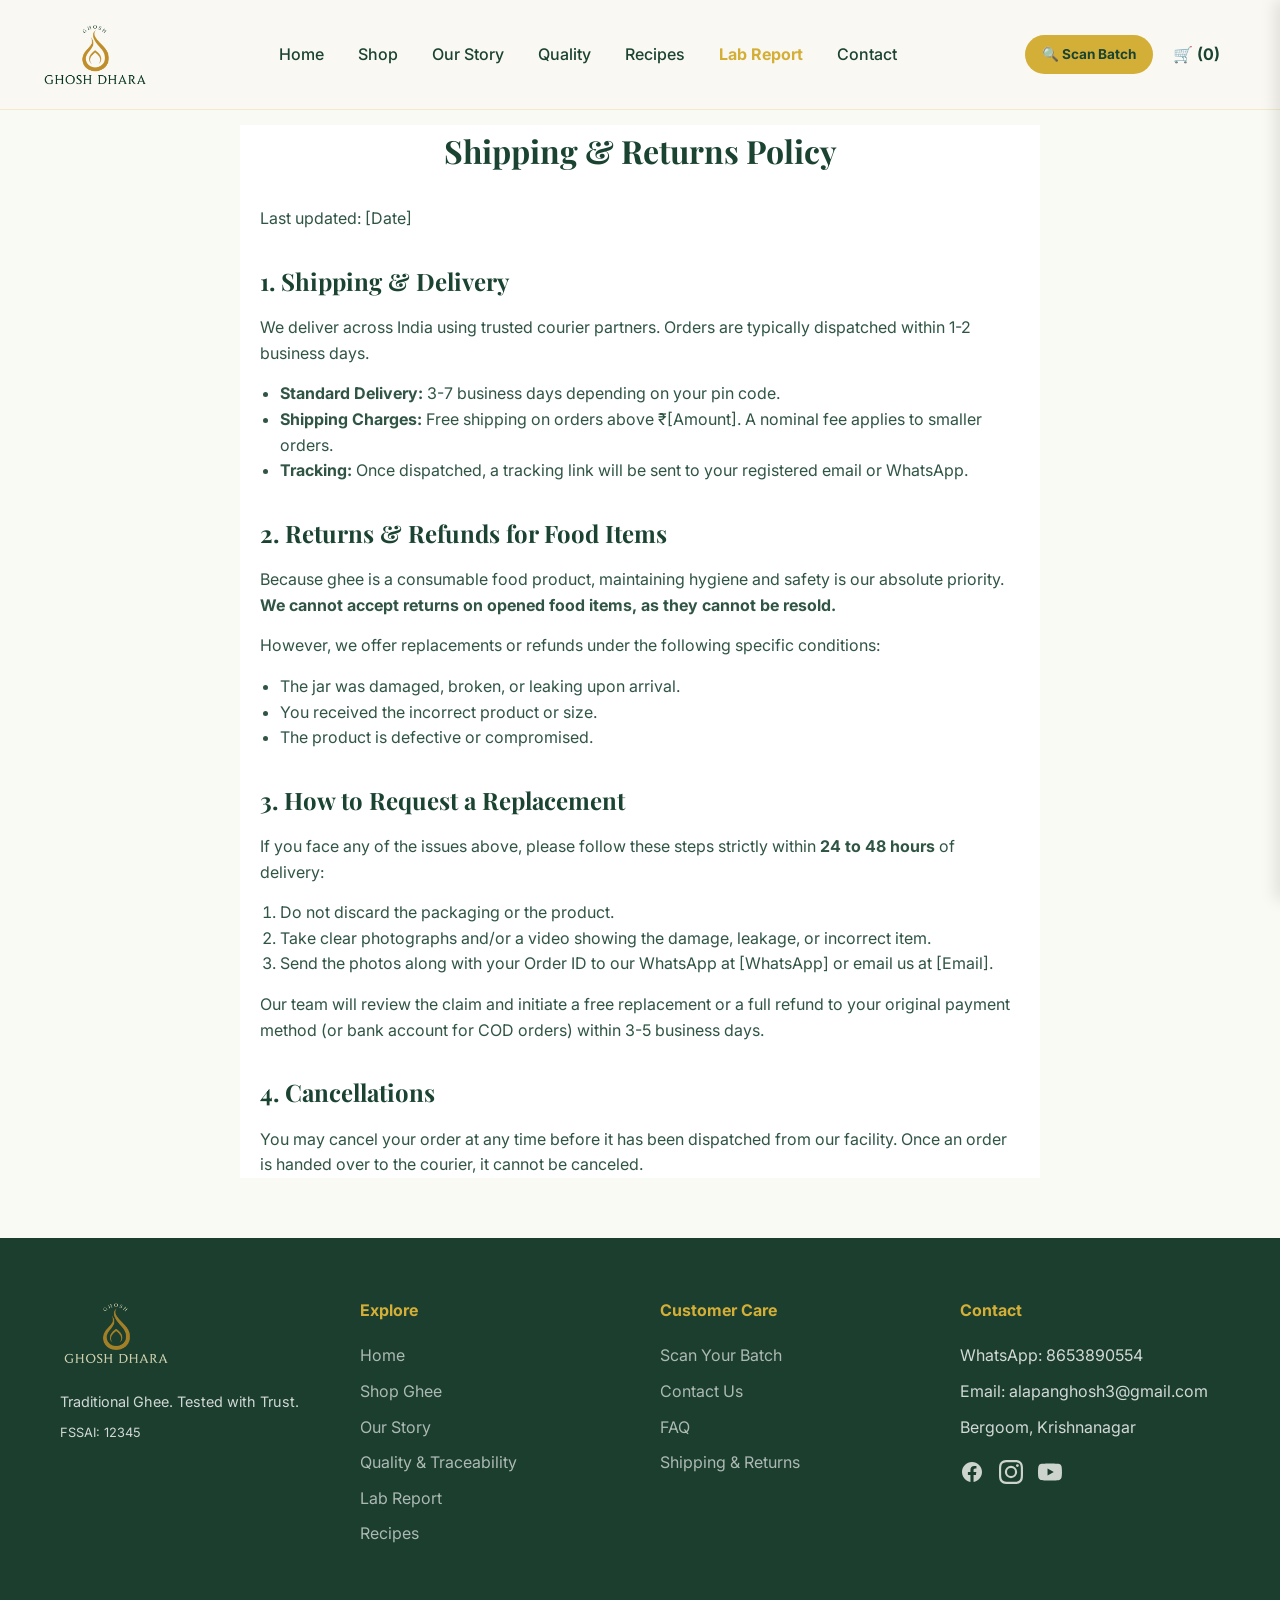
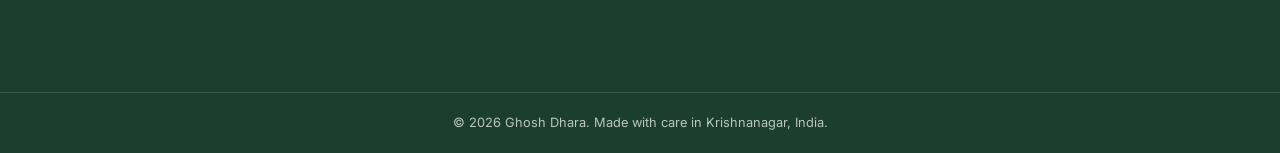
<file: shipping-returns.html>
<!DOCTYPE html>
<html lang="en">
<head>
    <meta charset="UTF-8">
    <meta name="viewport" content="width=device-width, initial-scale=1.0">
    <title>Shipping & Returns - [Brand Name]</title>
    <link rel="stylesheet" href="style.css">
</head>
<body style="background-color: var(--brand-ivory);">

    <!-- PASTE HEADER HERE -->

       <header>
        <div class="container header-inner">
            <a href="index.html" class="logo">
                <!-- Replace 'logo.png' with the actual file name of your logo -->
                <img src="Logo.png" alt="Ghosh Family Ghee Logo" class="brand-logo-img">
            </a>
            
            <!-- Desktop Nav -->
            <nav class="nav-links">
                <a href="index.html">Home</a>
                <a href="shop.html">Shop</a>
                <a href="story.html">Our Story</a>
                <a href="traceability.html">Quality</a>
                <a href="recipes.html">Recipes</a>
                <a href="lab-report.html" style="color: #D4AF37; font-weight: 700;">Lab Report</a>
                <a href="contact.html">Contact</a>
            </nav>
            
            <!-- Utilities: Scan, Cart & Mobile Menu -->
            <div style="display: flex; align-items: center; gap: 20px;">
                <a href="scan.html" class="header-scan-btn">🔍 Scan Batch</a>
                <a href="#" class="cart-icon-btn text-brand-green" style="font-weight: bold;">🛒 (0)</a>
                <button id="mobileMenuBtn" class="mobile-menu-btn">☰</button>
            </div>
        </div>

        <!-- Mobile Nav (Hidden on Desktop) -->
        <div id="mobileNav" class="mobile-nav">
            <a href="index.html">Home</a>
            <a href="shop.html">Shop Ghee</a>
            <a href="story.html">Our Story</a>
            <a href="traceability.html">Quality & Traceability</a>
            <a href="scan.html" style="color: var(--brand-gold);">🔍 Scan Your Batch</a>
            <a href="recipes.html">Recipes</a>
            <a href="faq.html">FAQ</a>
            <a href="contact.html">Contact Us</a>
            <a href="shipping-returns.html">Shipping & Returns</a>
        </div>
    </header>

    <div class="policy-container">
        <h1 class="font-serif">Shipping & Returns Policy</h1>
        
        <p>Last updated: [Date]</p>

        <h2 class="font-serif text-brand-green">1. Shipping & Delivery</h2>
        <p>We deliver across India using trusted courier partners. Orders are typically dispatched within 1-2 business days.</p>
        <ul>
            <li><strong>Standard Delivery:</strong> 3-7 business days depending on your pin code.</li>
            <li><strong>Shipping Charges:</strong> Free shipping on orders above ₹[Amount]. A nominal fee applies to smaller orders.</li>
            <li><strong>Tracking:</strong> Once dispatched, a tracking link will be sent to your registered email or WhatsApp.</li>
        </ul>

        <h2 class="font-serif text-brand-green">2. Returns & Refunds for Food Items</h2>
        <p>Because ghee is a consumable food product, maintaining hygiene and safety is our absolute priority. <strong>We cannot accept returns on opened food items, as they cannot be resold.</strong></p>
        
        <p>However, we offer replacements or refunds under the following specific conditions:</p>
        <ul>
            <li>The jar was damaged, broken, or leaking upon arrival.</li>
            <li>You received the incorrect product or size.</li>
            <li>The product is defective or compromised.</li>
        </ul>

        <h2 class="font-serif text-brand-green">3. How to Request a Replacement</h2>
        <p>If you face any of the issues above, please follow these steps strictly within <strong>24 to 48 hours</strong> of delivery:</p>
        <ol style="margin-left: 20px; margin-bottom: 15px; opacity: 0.9;">
            <li>Do not discard the packaging or the product.</li>
            <li>Take clear photographs and/or a video showing the damage, leakage, or incorrect item.</li>
            <li>Send the photos along with your Order ID to our WhatsApp at [WhatsApp] or email us at [Email].</li>
        </ol>
        <p>Our team will review the claim and initiate a free replacement or a full refund to your original payment method (or bank account for COD orders) within 3-5 business days.</p>
        
        <h2 class="font-serif text-brand-green">4. Cancellations</h2>
        <p>You may cancel your order at any time before it has been dispatched from our facility. Once an order is handed over to the courier, it cannot be canceled.</p>
    </div>

    <!-- PASTE FOOTER HERE -->

     <!-- FOOTER -->
    <footer style="background: #1B3E2F !important; background-color: #1B3E2F !important; opacity: 1 !important; backdrop-filter: none !important; position: relative; z-index: 50;">
        <div class="container footer-grid">
            <div>
                <a href="index.html">
                    <!-- You can use the same logo, or a white/light version if your footer is dark -->
                    <img src="Logo 3.png" alt="Ghosh Family Ghee Logo" class="brand-logo-img-footer">
                </a>
                <p style="opacity: 0.8; font-size: 0.9rem;">Traditional Ghee. Tested with Trust.</p>
                <p style="opacity: 0.8; font-size: 0.8rem; margin-top: 10px;">FSSAI: 12345</p>
            </div>
            <div>
                <h4>Explore</h4>
                <ul>
                    <li><a href="index.html">Home</a></li>
                    <li><a href="shop.html">Shop Ghee</a></li>
                    <li><a href="story.html">Our Story</a></li>
                    <li><a href="traceability.html">Quality & Traceability</a></li>
                    <li><a href="lab-report.html">Lab Report</a></li>
                    <li><a href="recipes.html">Recipes</a></li>
                </ul>
            </div>
            <div>
                <h4>Customer Care</h4>
                <ul>
                    <li><a href="scan.html">Scan Your Batch</a></li>
                    <li><a href="contact.html">Contact Us</a></li>
                    <li><a href="faq.html">FAQ</a></li>
                    <li><a href="shipping-returns.html">Shipping & Returns</a></li>
                </ul>
            </div>
            <div>
                <h4>Contact</h4>
                <ul>
                    <li>WhatsApp: 8653890554</li>
                    <li>Email: alapanghosh3@gmail.com</li>
                    <li>Bergoom, Krishnanagar</li>
                </ul>
                <!-- Social Media Icons -->
                <div class="social-icons">
                    <!-- Facebook -->
                    <a href="#" aria-label="Facebook">
                        <svg viewBox="0 0 24 24"><path d="M22 12c0-5.523-4.477-10-10-10S2 6.477 2 12c0 4.991 3.657 9.128 8.438 9.878v-6.987h-2.54V12h2.54V9.797c0-2.506 1.492-3.89 3.777-3.89 1.094 0 2.238.195 2.238.195v2.46h-1.26c-1.243 0-1.63.771-1.63 1.562V12h2.773l-.443 2.89h-2.33v6.988C18.343 21.128 22 16.991 22 12z"/></svg>
                    </a>
                    <!-- Instagram -->
                    <a href="#" aria-label="Instagram">
                        <svg viewBox="0 0 24 24"><path d="M12 2.163c3.204 0 3.584.012 4.85.07 3.252.148 4.771 1.691 4.919 4.919.058 1.265.069 1.645.069 4.849 0 3.205-.012 3.584-.069 4.849-.149 3.225-1.664 4.771-4.919 4.919-1.266.058-1.644.07-4.85.07-3.204 0-3.584-.012-4.849-.07-3.26-.149-4.771-1.699-4.919-4.92-.058-1.265-.07-1.644-.07-4.849 0-3.204.013-3.583.07-4.849.149-3.227 1.664-4.771 4.919-4.919 1.266-.057 1.645-.069 4.849-.069zM12 0C8.741 0 8.333.014 7.053.072 2.695.272.273 2.69.073 7.052.014 8.333 0 8.741 0 12c0 3.259.014 3.668.072 4.948.2 4.358 2.618 6.78 6.98 6.98C8.333 23.986 8.741 24 12 24c3.259 0 3.668-.014 4.948-.072 4.354-.2 6.782-2.618 6.979-6.98.059-1.28.073-1.689.073-4.948 0-3.259-.014-3.667-.072-4.947-.196-4.354-2.617-6.78-6.979-6.98C15.668.014 15.259 0 12 0zm0 5.838a6.162 6.162 0 100 12.324 6.162 6.162 0 000-12.324zM12 16a4 4 0 110-8 4 4 0 010 8zm6.406-11.845a1.44 1.44 0 100 2.881 1.44 1.44 0 000-2.881z"/></svg>
                    </a>
                    <!-- YouTube -->
                    <a href="#" aria-label="YouTube">
                        <svg viewBox="0 0 24 24"><path d="M23.498 6.186a3.016 3.016 0 0 0-2.122-2.136C19.505 3.5 12 3.5 12 3.5s-7.505 0-9.377.55a3.016 3.016 0 0 0-2.122 2.136C0 8.07 0 12 0 12s0 3.93.501 5.814a3.016 3.016 0 0 0 2.122 2.136c1.872.55 9.377.55 9.377.55s7.505 0 9.377-.55a3.016 3.016 0 0 0 2.122-2.136C24 15.93 24 12 24 12s0-3.93-.502-5.814zM9.545 15.568V8.432L15.818 12l-6.273 3.568z"/></svg>
                    </a>
                </div>
            </div>
        </div>
        <div style="text-align: center; border-top: 1px solid rgba(250,250,245,0.2); padding-top: 20px; font-size: 0.8rem; opacity: 0.7;">
            © 2026 Ghosh Dhara</span>. Made with care in Krishnanagar, India.
        </div>
    </footer>

    <!-- SLIDE-OUT CART DRAWER -->
    <div class="cart-overlay" id="cartOverlay"></div>
    <div class="cart-drawer" id="cartDrawer">
        <div class="cart-header">
            <h2 class="font-serif" style="font-size: 1.5rem;">Your Cart</h2>
            <button class="close-cart" id="closeCart">×</button>
        </div>
        <div class="cart-items">
            <!-- Empty state -->
            <div style="text-align: center; color: #888; margin-top: 50px;">
                <p>Your cart is currently empty.</p>
                <a href="shop.html" class="btn-primary" style="margin-top: 20px;">Continue Shopping</a>
            </div>
            
            <!-- Example of a populated cart item (Hidden for now) -->
            <!-- 
            <div style="display: flex; gap: 15px; border-bottom: 1px solid #eee; padding-bottom: 15px; margin-bottom: 15px;">
                <div style="width: 80px; height: 80px; background: #f9f9f9;"></div>
                <div style="flex: 1;">
                    <h4 class="font-serif">[Brand Name] Traditional Ghee</h4>
                    <p style="font-size: 0.8rem; color: #666;">500g Jar</p>
                    <p style="font-weight: bold; color: var(--brand-gold);">₹[Price]</p>
                </div>
            </div> 
            -->
        </div>
        <div class="cart-footer">
            <div style="display: flex; justify-content: space-between; margin-bottom: 15px; font-weight: bold; font-size: 1.2rem;">
                <span>Subtotal</span>
                <span>₹0.00</span>
            </div>
            <p style="font-size: 0.8rem; color: #666; margin-bottom: 15px;">Shipping and taxes calculated at checkout.</p>
            <button class="checkout-btn">Proceed to Secure Checkout</button>
            <div style="text-align: center; margin-top: 10px; font-size: 0.8rem; opacity: 0.8;">
                💳 Cards, UPI & Net Banking Accepted
            </div>
        </div>
    </div>
</body>
</html>
</file>
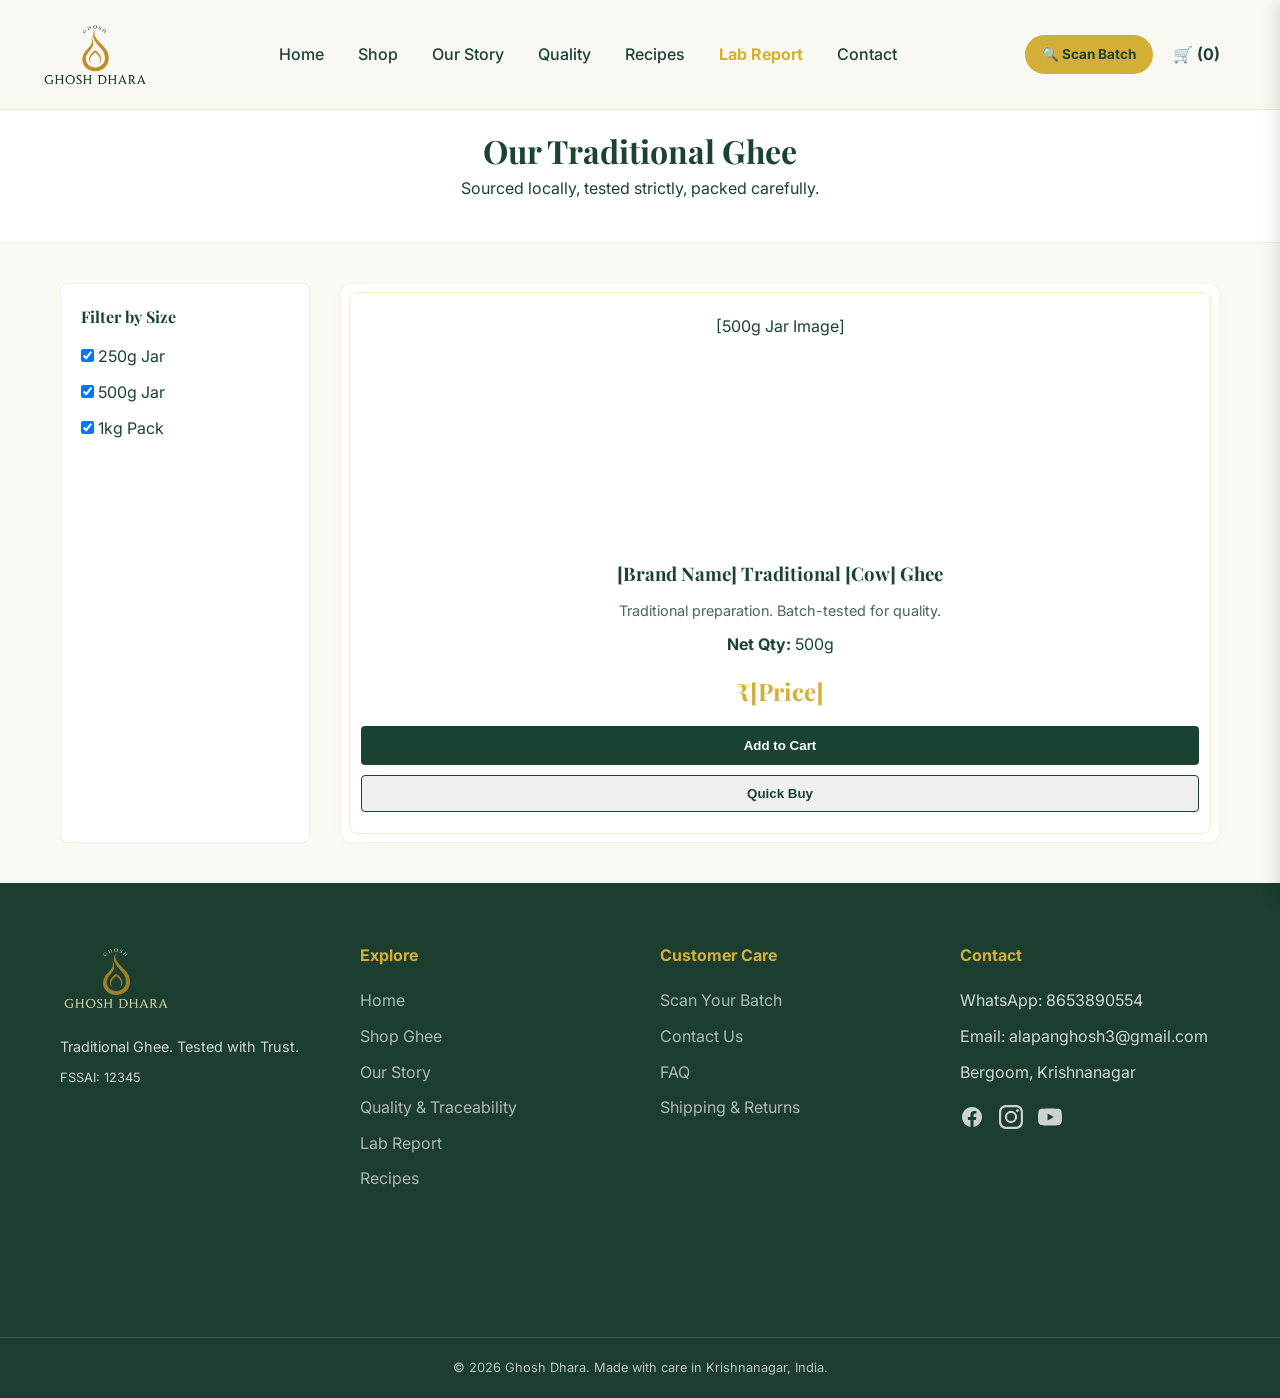
<file: shop.html>
<!DOCTYPE html>
<html lang="en">
<head>
    <meta charset="UTF-8">
    <meta name="viewport" content="width=device-width, initial-scale=1.0">
    <title>Shop Ghee - [Brand Name]</title>
    <link rel="stylesheet" href="style.css">
</head>
<body>

    <!-- PASTE YOUR HEADER FROM index.html HERE -->

     <header>
        <div class="container header-inner">
            <a href="index.html" class="logo">
                <!-- Replace 'logo.png' with the actual file name of your logo -->
                <img src="Logo.png" alt="Ghosh Family Ghee Logo" class="brand-logo-img">
            </a>
            
            <!-- Desktop Nav -->
            <nav class="nav-links">
                <a href="index.html">Home</a>
                <a href="shop.html">Shop</a>
                <a href="story.html">Our Story</a>
                <a href="traceability.html">Quality</a>
                <a href="recipes.html">Recipes</a>
                <a href="lab-report.html" style="color: #D4AF37; font-weight: 700;">Lab Report</a>
                <a href="contact.html">Contact</a>
            </nav>
            
            <!-- Utilities: Scan, Cart & Mobile Menu -->
            <div style="display: flex; align-items: center; gap: 20px;">
                <a href="scan.html" class="header-scan-btn">🔍 Scan Batch</a>
                <a href="#" class="cart-icon-btn text-brand-green" style="font-weight: bold;">🛒 (0)</a>
                <button id="mobileMenuBtn" class="mobile-menu-btn">☰</button>
            </div>
        </div>

        <!-- Mobile Nav (Hidden on Desktop) -->
        <div id="mobileNav" class="mobile-nav">
            <a href="index.html">Home</a>
            <a href="shop.html">Shop Ghee</a>
            <a href="story.html">Our Story</a>
            <a href="traceability.html">Quality & Traceability</a>
            <a href="scan.html" style="color: var(--brand-gold);">🔍 Scan Your Batch</a>
            <a href="recipes.html">Recipes</a>
            <a href="faq.html">FAQ</a>
            <a href="contact.html">Contact Us</a>
            <a href="shipping-returns.html">Shipping & Returns</a>
        </div>
    </header>

    <div class="shop-header">
        <h1 class="font-serif">Our Traditional Ghee</h1>
        <p>Sourced locally, tested strictly, packed carefully.</p>
    </div>

    <div class="container shop-container">
        <!-- Sidebar Filters -->
        <aside class="shop-filters">
            <h4>Filter by Size</h4>
            <div style="margin-bottom: 10px;">
                <input type="checkbox" id="size250" checked>
                <label for="size250">250g Jar</label>
            </div>
            <div style="margin-bottom: 10px;">
                <input type="checkbox" id="size500" checked>
                <label for="size500">500g Jar</label>
            </div>
            <div style="margin-bottom: 10px;">
                <input type="checkbox" id="size1kg" checked>
                <label for="size1kg">1kg Pack</label>
            </div>
        </aside>

        <!-- Product Grid -->
        <main style="flex: 1;">
            <div class="product-grid">
                <!-- Product Card (Links to product.html) -->
                <div class="product-card">
                    <a href="product.html">
                        <div class="product-img-placeholder">[500g Jar Image]</div>
                        <h3 class="font-serif">[Brand Name] Traditional [Cow] Ghee</h3>
                        <p style="font-size: 0.9rem; opacity: 0.8; margin: 10px 0;">Traditional preparation. Batch-tested for quality.</p>
                        <p><strong>Net Qty:</strong> 500g</p>
                        <div class="price font-serif">₹[Price]</div>
                    </a>
                    <button class="add-to-cart">Add to Cart</button>
                    <button class="btn-secondary" style="width: 100%; margin-top: 10px; padding: 10px;">Quick Buy</button>
                </div>
                <!-- Duplicate this product card for 250g and 1kg variants -->
            </div>
        </main>
    </div>

    <!-- PASTE YOUR FOOTER FROM index.html HERE -->

    <!-- FOOTER -->
    <footer style="background: #1B3E2F !important; background-color: #1B3E2F !important; opacity: 1 !important; backdrop-filter: none !important; position: relative; z-index: 50;">
        <div class="container footer-grid">
            <div>
                <a href="index.html">
                    <!-- You can use the same logo, or a white/light version if your footer is dark -->
                    <img src="Logo 3.png" alt="Ghosh Family Ghee Logo" class="brand-logo-img-footer">
                </a>
                <p style="opacity: 0.8; font-size: 0.9rem;">Traditional Ghee. Tested with Trust.</p>
                <p style="opacity: 0.8; font-size: 0.8rem; margin-top: 10px;">FSSAI: 12345</p>
            </div>
            <div>
                <h4>Explore</h4>
                <ul>
                    <li><a href="index.html">Home</a></li>
                    <li><a href="shop.html">Shop Ghee</a></li>
                    <li><a href="story.html">Our Story</a></li>
                    <li><a href="traceability.html">Quality & Traceability</a></li>
                    <li><a href="lab-report.html">Lab Report</a></li>
                    <li><a href="recipes.html">Recipes</a></li>
                </ul>
            </div>
            <div>
                <h4>Customer Care</h4>
                <ul>
                    <li><a href="scan.html">Scan Your Batch</a></li>
                    <li><a href="contact.html">Contact Us</a></li>
                    <li><a href="faq.html">FAQ</a></li>
                    <li><a href="shipping-returns.html">Shipping & Returns</a></li>
                </ul>
            </div>
            <div>
                <h4>Contact</h4>
                <ul>
                    <li>WhatsApp: 8653890554</li>
                    <li>Email: alapanghosh3@gmail.com</li>
                    <li>Bergoom, Krishnanagar</li>
                </ul>
                <!-- Social Media Icons -->
                <div class="social-icons">
                    <!-- Facebook -->
                    <a href="#" aria-label="Facebook">
                        <svg viewBox="0 0 24 24"><path d="M22 12c0-5.523-4.477-10-10-10S2 6.477 2 12c0 4.991 3.657 9.128 8.438 9.878v-6.987h-2.54V12h2.54V9.797c0-2.506 1.492-3.89 3.777-3.89 1.094 0 2.238.195 2.238.195v2.46h-1.26c-1.243 0-1.63.771-1.63 1.562V12h2.773l-.443 2.89h-2.33v6.988C18.343 21.128 22 16.991 22 12z"/></svg>
                    </a>
                    <!-- Instagram -->
                    <a href="#" aria-label="Instagram">
                        <svg viewBox="0 0 24 24"><path d="M12 2.163c3.204 0 3.584.012 4.85.07 3.252.148 4.771 1.691 4.919 4.919.058 1.265.069 1.645.069 4.849 0 3.205-.012 3.584-.069 4.849-.149 3.225-1.664 4.771-4.919 4.919-1.266.058-1.644.07-4.85.07-3.204 0-3.584-.012-4.849-.07-3.26-.149-4.771-1.699-4.919-4.92-.058-1.265-.07-1.644-.07-4.849 0-3.204.013-3.583.07-4.849.149-3.227 1.664-4.771 4.919-4.919 1.266-.057 1.645-.069 4.849-.069zM12 0C8.741 0 8.333.014 7.053.072 2.695.272.273 2.69.073 7.052.014 8.333 0 8.741 0 12c0 3.259.014 3.668.072 4.948.2 4.358 2.618 6.78 6.98 6.98C8.333 23.986 8.741 24 12 24c3.259 0 3.668-.014 4.948-.072 4.354-.2 6.782-2.618 6.979-6.98.059-1.28.073-1.689.073-4.948 0-3.259-.014-3.667-.072-4.947-.196-4.354-2.617-6.78-6.979-6.98C15.668.014 15.259 0 12 0zm0 5.838a6.162 6.162 0 100 12.324 6.162 6.162 0 000-12.324zM12 16a4 4 0 110-8 4 4 0 010 8zm6.406-11.845a1.44 1.44 0 100 2.881 1.44 1.44 0 000-2.881z"/></svg>
                    </a>
                    <!-- YouTube -->
                    <a href="#" aria-label="YouTube">
                        <svg viewBox="0 0 24 24"><path d="M23.498 6.186a3.016 3.016 0 0 0-2.122-2.136C19.505 3.5 12 3.5 12 3.5s-7.505 0-9.377.55a3.016 3.016 0 0 0-2.122 2.136C0 8.07 0 12 0 12s0 3.93.501 5.814a3.016 3.016 0 0 0 2.122 2.136c1.872.55 9.377.55 9.377.55s7.505 0 9.377-.55a3.016 3.016 0 0 0 2.122-2.136C24 15.93 24 12 24 12s0-3.93-.502-5.814zM9.545 15.568V8.432L15.818 12l-6.273 3.568z"/></svg>
                    </a>
                </div>
            </div>
        </div>
        <div style="text-align: center; border-top: 1px solid rgba(250,250,245,0.2); padding-top: 20px; font-size: 0.8rem; opacity: 0.7;">
            © 2026 Ghosh Dhara</span>. Made with care in Krishnanagar, India.
        </div>
    </footer>

    <!-- SLIDE-OUT CART DRAWER -->
    <div class="cart-overlay" id="cartOverlay"></div>
    <div class="cart-drawer" id="cartDrawer">
        <div class="cart-header">
            <h2 class="font-serif" style="font-size: 1.5rem;">Your Cart</h2>
            <button class="close-cart" id="closeCart">×</button>
        </div>
        <div class="cart-items">
            <!-- Empty state -->
            <div style="text-align: center; color: #888; margin-top: 50px;">
                <p>Your cart is currently empty.</p>
                <a href="shop.html" class="btn-primary" style="margin-top: 20px;">Continue Shopping</a>
            </div>
            
            <!-- Example of a populated cart item (Hidden for now) -->
            <!-- 
            <div style="display: flex; gap: 15px; border-bottom: 1px solid #eee; padding-bottom: 15px; margin-bottom: 15px;">
                <div style="width: 80px; height: 80px; background: #f9f9f9;"></div>
                <div style="flex: 1;">
                    <h4 class="font-serif">[Brand Name] Traditional Ghee</h4>
                    <p style="font-size: 0.8rem; color: #666;">500g Jar</p>
                    <p style="font-weight: bold; color: var(--brand-gold);">₹[Price]</p>
                </div>
            </div> 
            -->
        </div>
        <div class="cart-footer">
            <div style="display: flex; justify-content: space-between; margin-bottom: 15px; font-weight: bold; font-size: 1.2rem;">
                <span>Subtotal</span>
                <span>₹0.00</span>
            </div>
            <p style="font-size: 0.8rem; color: #666; margin-bottom: 15px;">Shipping and taxes calculated at checkout.</p>
            <button class="checkout-btn">Proceed to Secure Checkout</button>
            <div style="text-align: center; margin-top: 10px; font-size: 0.8rem; opacity: 0.8;">
                💳 Cards, UPI & Net Banking Accepted
            </div>
        </div>
    </div>

    
    <script src="script.js"></script>
</body>
</html>
</file>
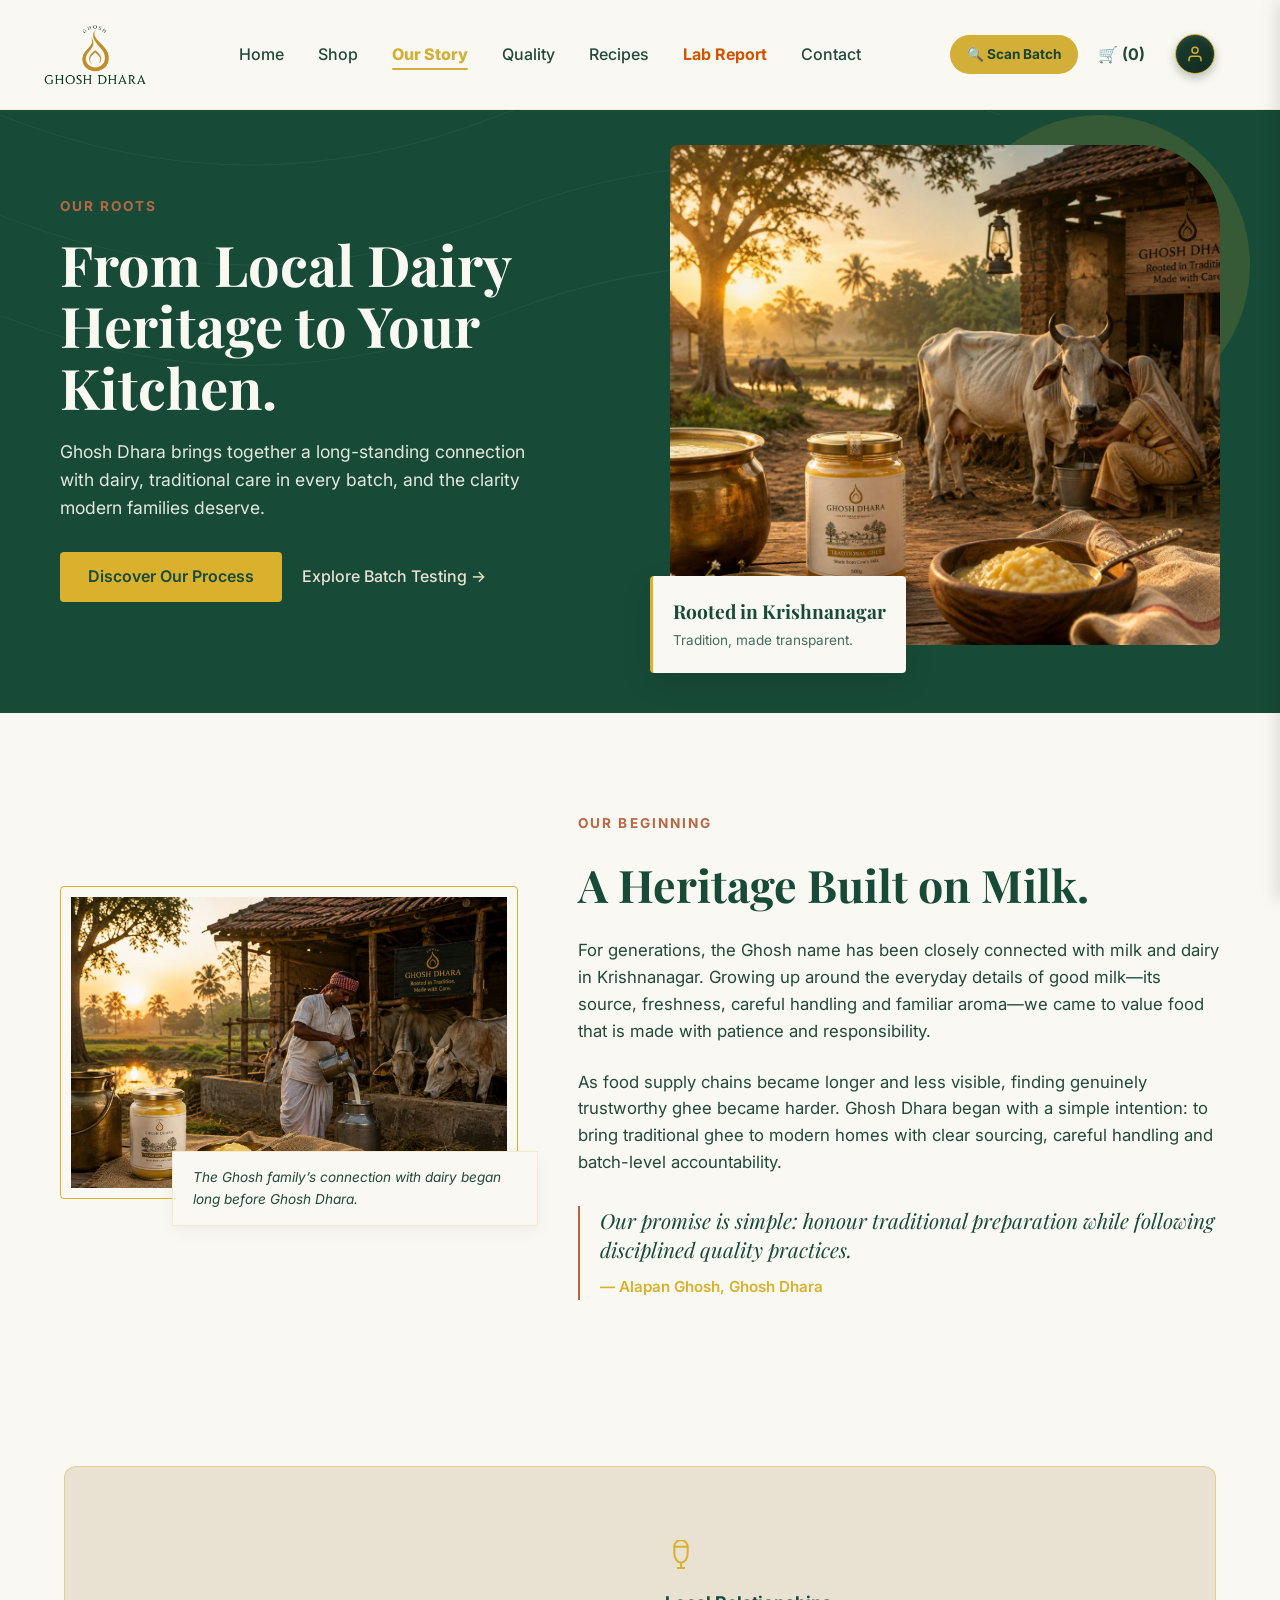
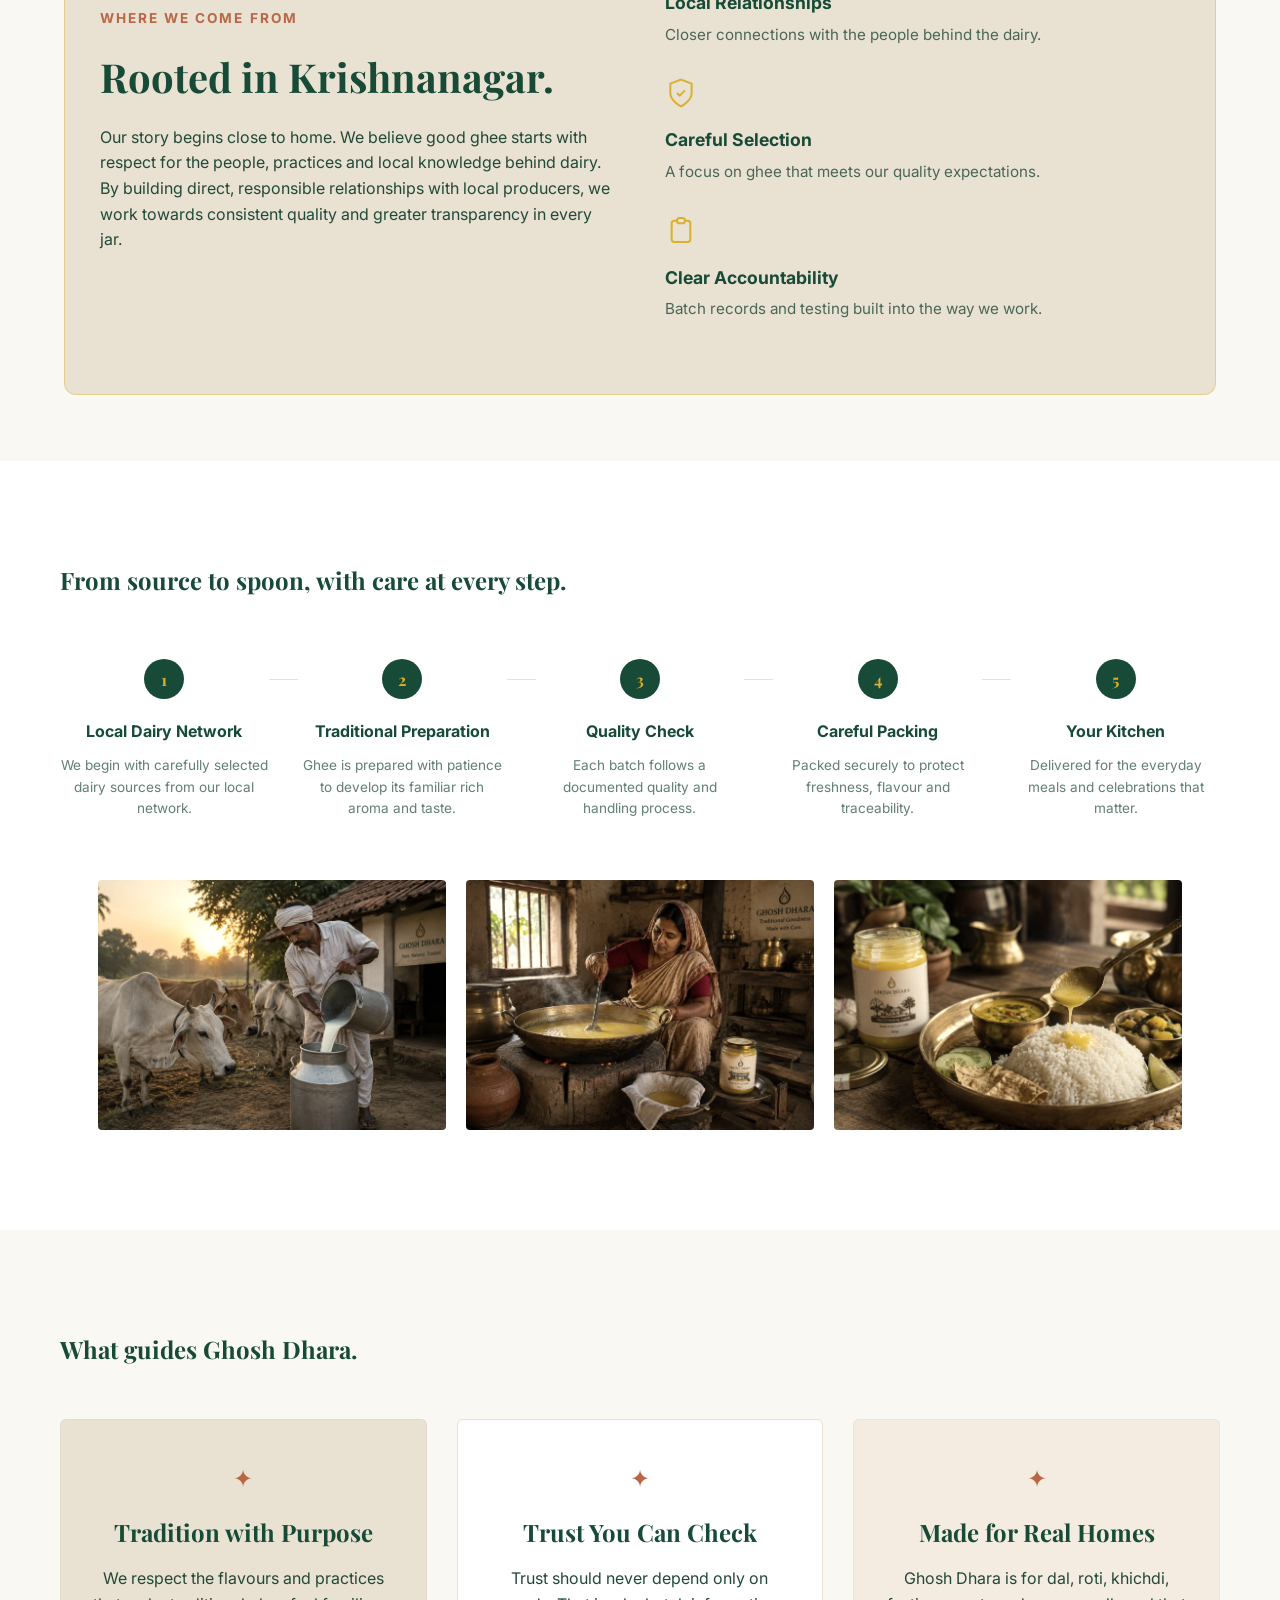
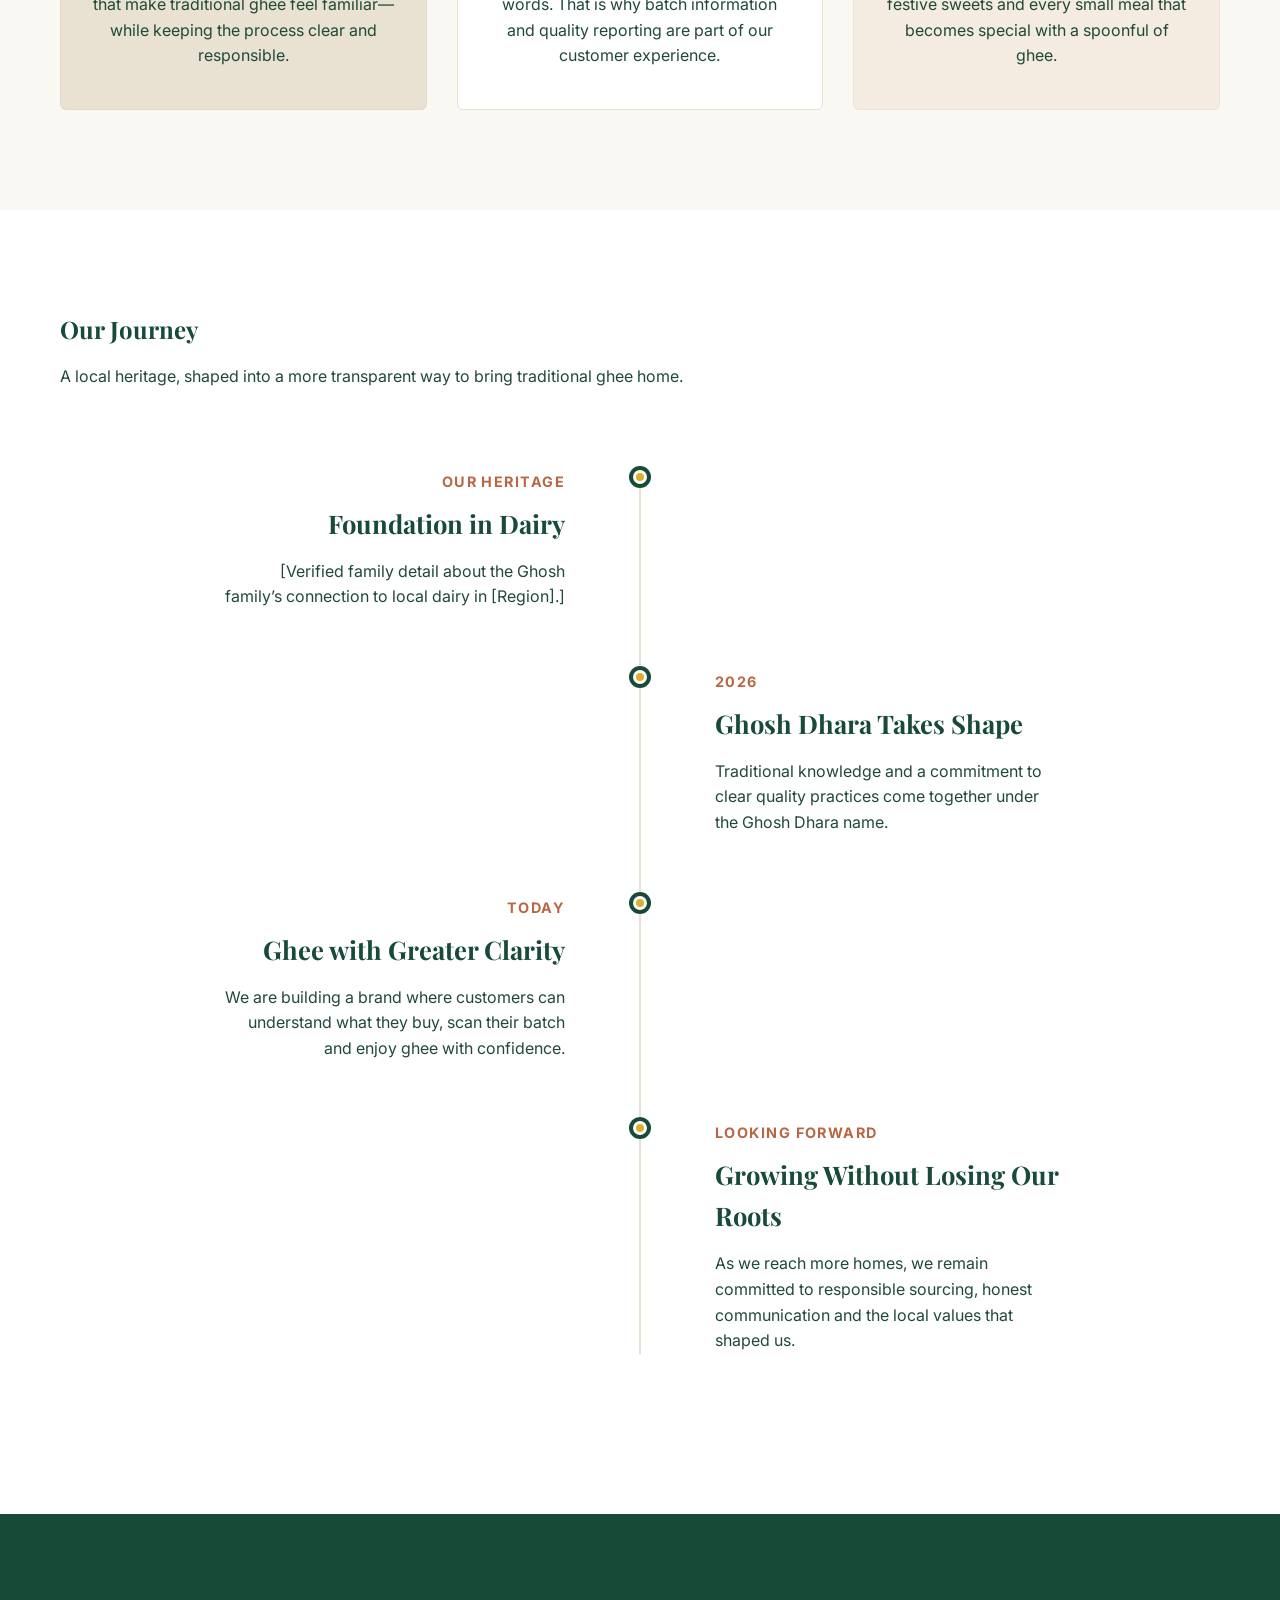
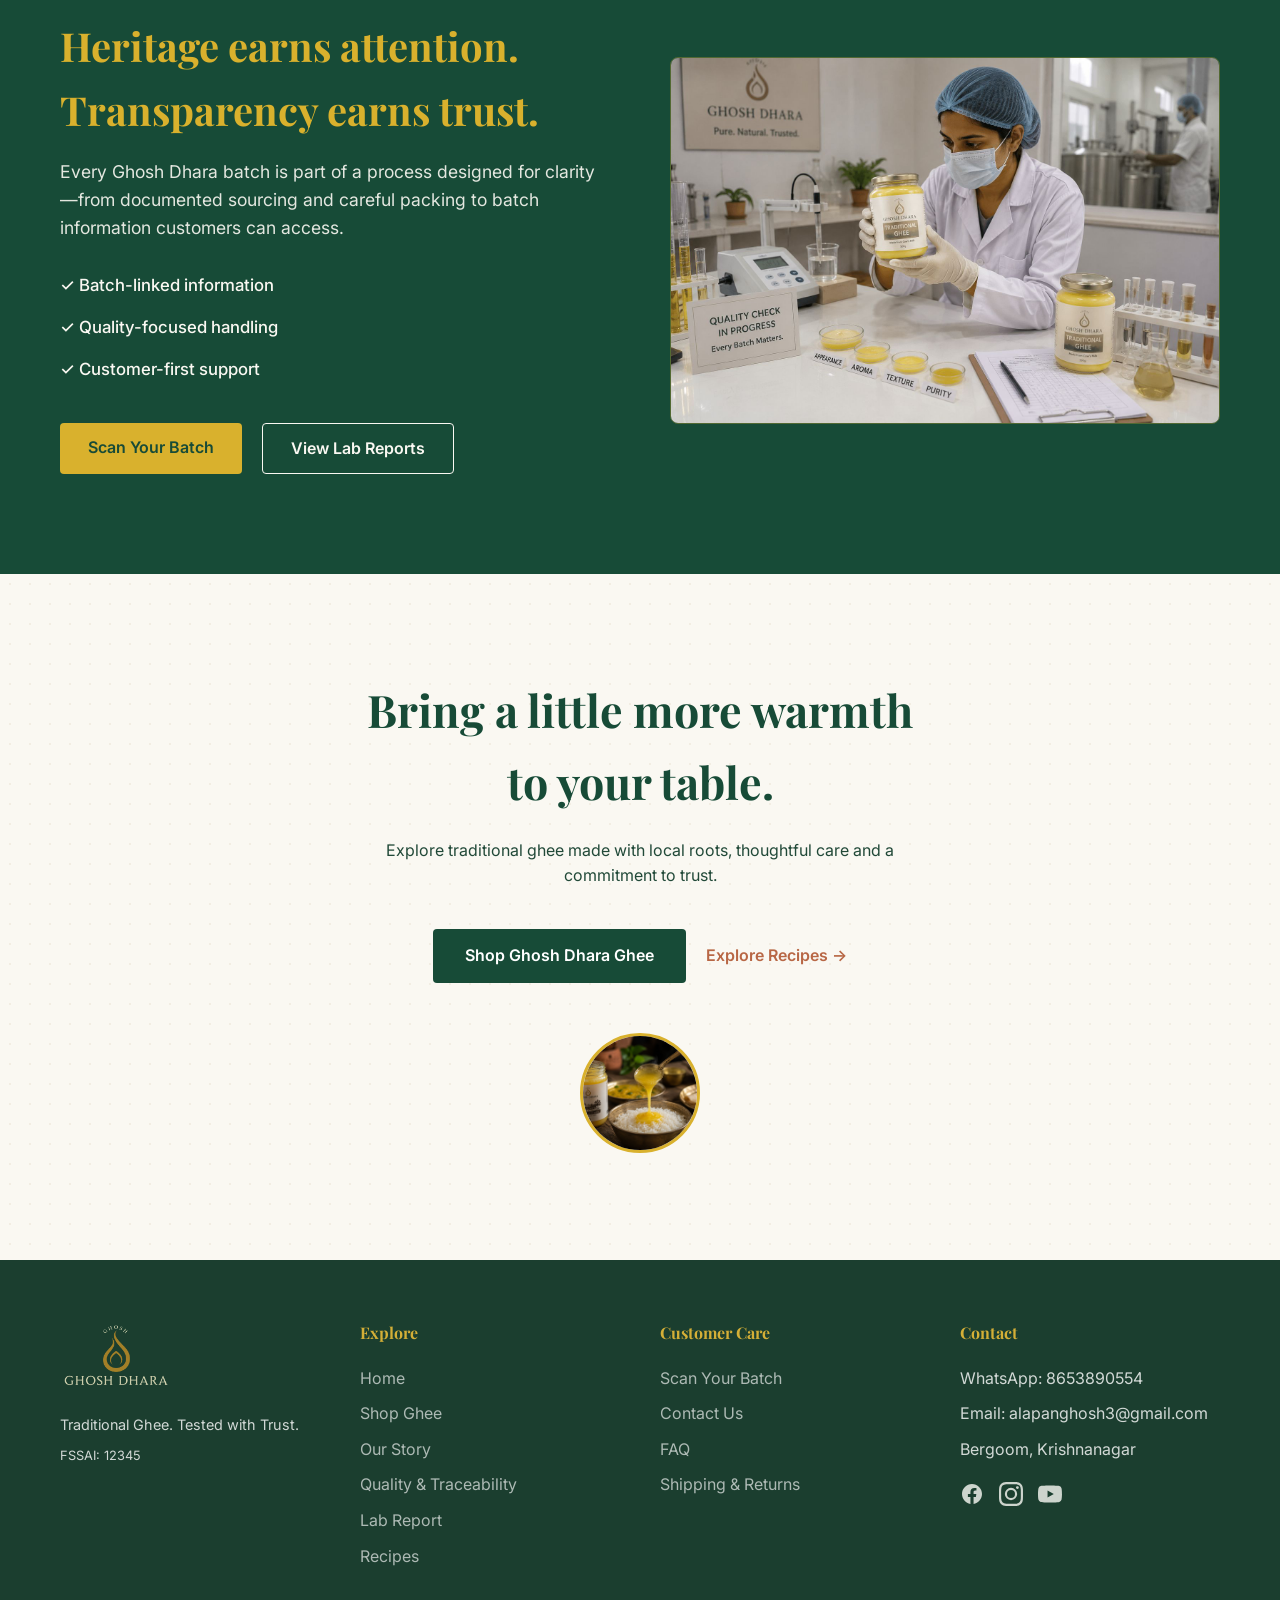
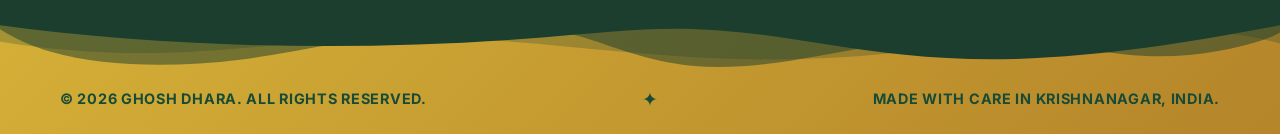
<file: story.html>
<!DOCTYPE html>
<html lang="en">
<head>
    <meta charset="UTF-8">
    <meta name="viewport" content="width=device-width, initial-scale=1.0">
    <title>Our Story - Ghosh Dhara</title>
    
    <!-- Google Fonts: Playfair Display (Serif) & Inter (Sans-serif) -->
    <link rel="preconnect" href="https://fonts.googleapis.com">
    <link rel="preconnect" href="https://fonts.gstatic.com" crossorigin>
    <link href="https://fonts.googleapis.com/css2?family=Inter:wght@300;400;500;600;700&family=Playfair+Display:ital,wght@0,400;0,600;0,700;1,400&display=swap" rel="stylesheet">
    
    <!-- CSS Files -->
    <link rel="stylesheet" href="style.css"> <!-- Your main styles for header/footer/cart -->
    <link rel="stylesheet" href="ourstory.css"> <!-- Specific styles for this page -->
</head>
<body>

    <!-- ========================================================= -->
    <!-- HEADER (Sticky with scroll effect)                        -->
    <!-- ========================================================= -->
      <!-- HEADER -->
  <header>
    <!-- ========================================================= -->
    <!-- 1. MOBILE HEADER (Clean Layout: Cart, Logo, Menu)         -->
    <!-- ========================================================= -->
    <div class="mobile-header-layout">
        
        <!-- LEFT: Cart Icon -->
        <div class="mobile-header-left">
            <!-- Note: Removed 'cart-icon-btn' here so JS only updates the badge number, keeping the SVG safe -->
            <a href="#" class="mobile-cart-btn" onclick="window.openCart(); return false;" aria-label="Open Cart">
                <svg viewBox="0 0 24 24" width="26" height="26" fill="none" stroke="#174B37" stroke-width="1.5">
                    <circle cx="9" cy="21" r="1"></circle><circle cx="20" cy="21" r="1"></circle>
                    <path d="M1 1h4l2.68 13.39a2 2 0 0 0 2 1.61h9.72a2 2 0 0 0 2-1.61L23 6H6"></path>
                </svg>
                <!-- This span is targeted by your JS to update just the number -->
                <span class="cart-count">0</span>
            </a>
        </div>

        <!-- CENTER: Brand Logo -->
        <div class="mobile-header-center">
            <a href="index.html" class="logo">
                <img src="Logo.png" alt="Ghosh Dhara Logo" class="brand-logo-img">
            </a>
        </div>

        <!-- RIGHT: Hamburger Menu -->
        <div class="mobile-header-right">
            <button id="mobileMenuBtn" class="hamburger-btn" aria-label="Open Menu">
                <svg viewBox="0 0 24 24" width="30" height="30" fill="none" stroke="#B86745" stroke-width="2">
                    <path d="M3 12h18M3 6h18M3 18h18"></path>
                </svg>
            </button>
        </div>
    </div>

    <!-- ========================================================= -->
    <!-- 2. DESKTOP HEADER (Automatically hidden on mobile via CSS)-->
    <!-- ========================================================= -->
    <div class="container header-inner desktop-nav-only">
        
        <!-- Desktop Logo -->
        <a href="index.html" class="logo">
            <img src="Logo.png" alt="Ghosh Family Ghee Logo" class="brand-logo-img">
        </a>
        
        <!-- Desktop Nav -->
        <nav class="nav-links">
            <a href="index.html">Home</a>
            <a href="shop.html">Shop</a>
            <a href="story.html">Our Story</a>
            <a href="traceability.html">Quality</a>
            <a href="recipes.html">Recipes</a>
            <a href="lab-report.html" style="color: #D35400; font-weight: 700;">Lab Report</a>
            <a href="contact.html">Contact</a>
        </nav>
        
        <!-- Desktop Utilities: Scan, Account Login & Cart -->
        <!-- Desktop Utilities: Scan, Cart & Account Login -->
        <div style="display: flex; align-items: center; gap: 20px;">
            
            <a href="scan.html" class="header-scan-btn">🔍 Scan Batch</a>
            
            <!-- Desktop Cart Icon (Moved BEFORE the account icon) -->
            <a href="#" class="cart-icon-btn text-brand-green" onclick="window.openCart(); return false;" style="font-weight: bold; text-decoration: none;">🛒 (0)</a>
            
            <!-- PREMIUM ACCOUNT LOGIN ICON (Now at the absolute far right!) -->
            <a href="login.html" class="header-account-btn" aria-label="Sign In or Register">
                <svg viewBox="0 0 24 24" fill="none" stroke="currentColor" stroke-width="2" stroke-linecap="round" stroke-linejoin="round" style="width: 24px; height: 24px;">
                    <path d="M20 21v-2a4 4 0 0 0-4-4H8a4 4 0 0 0-4 4v2"></path>
                    <circle cx="12" cy="7" r="4"></circle>
                </svg>
            </a>
            
        </div>
    </div>
</header>


<!-- ========================================================= -->
<!-- 3. PREMIUM MOBILE SLIDE-OUT DRAWER                        -->
<!-- ========================================================= -->
<div id="mobileNavOverlay" class="mobile-nav-overlay"></div>
<div id="mobileNavDrawer" class="mobile-nav-drawer">
    
    <!-- Drawer Header (Logo & Close Button) -->
    <div class="mobile-nav-header">
        <img src="Logo.png" alt="Ghosh Dhara" style="max-width: 80px;">
        <button id="closeMobileNav" class="close-nav-btn">&times;</button>
    </div>
    
    <!-- Animated Nav Links (Merged from your old mobile menu) -->
    <ul class="mobile-nav-links">
        <li><a href="index.html">Home</a></li>
        <li><a href="shop.html">Shop Ghee</a></li>
        <li><a href="story.html">Our Story</a></li>
        <li><a href="traceability.html">Quality & Traceability</a></li>
        <li><a href="scan.html" style="color: #D9B12D;">🔍 Scan Your Batch</a></li>
        <li><a href="recipes.html">Recipes</a></li>
        <li><a href="lab-report.html">Lab Reports</a></li>
        <li><a href="faq.html">FAQ</a></li>
        <li><a href="contact.html">Contact Us</a></li>
        <li><a href="shipping-returns.html">Shipping & Returns</a></li>
    </ul>

    <!-- Beautiful Account Section at bottom of drawer -->
    <div class="mobile-account-section">
        <h3>My Account</h3>
        <a href="login.html" class="btn-mobile-login">LOG IN</a>
        <a href="register.html" class="btn-mobile-register">REGISTER</a>
    </div>
</div>

    <!-- ========================================================= -->
    <!-- MAIN STORY CONTENT                                        -->
    <!-- ========================================================= -->
    <main>
        <!-- 1. HERO SECTION -->
        <section class="story-hero">
            <div class="story-hero-texture"></div>
            <div class="container story-hero-inner">
                <div class="story-hero-content reveal-on-scroll">
                    <span class="eyebrow">OUR ROOTS</span>
                    <h1>From Local Dairy Heritage to Your Kitchen.</h1>
                    <p>Ghosh Dhara brings together a long-standing connection with dairy, traditional care in every batch, and the clarity modern families deserve.</p>
                    <div class="hero-actions">
                        <a href="#process" class="btn-primary-gold">Discover Our Process</a>
                        <a href="traceability.html" class="link-secondary">Explore Batch Testing &rarr;</a>
                    </div>
                </div>
                <div class="story-hero-image-wrapper reveal-on-scroll delay-1">
                    <div class="sun-circle-motif"></div>
                    <img src="Best.jpeg" alt="Traditional brass vessel representing Ghosh Dhara source image" class="hero-img">
                    <div class="floating-card">
                        <strong>Rooted in Krishnanagar</strong>
                        <span>Tradition, made transparent.</span>
                    </div>
                </div>
            </div>
        </section>

        <!-- 2. FOUNDER & HERITAGE SECTION -->
        <section class="founder-heritage">
            <div class="container founder-grid">
                <div class="founder-image-col reveal-on-scroll">
                    <figure class="founder-frame">
                        <img src="Daily.jpeg" alt="Ghosh Dhara rural dairy heritage">
                        <figcaption>The Ghosh family’s connection with dairy began long before Ghosh Dhara.</figcaption>
                    </figure>
                </div>
                <div class="founder-text-col reveal-on-scroll delay-1">
                    <span class="eyebrow">OUR BEGINNING</span>
                    <h2>A Heritage Built on Milk.</h2>
                    <div class="body-copy">
                        <p>For generations, the Ghosh name has been closely connected with milk and dairy in Krishnanagar. Growing up around the everyday details of good milk—its source, freshness, careful handling and familiar aroma—we came to value food that is made with patience and responsibility.</p>
                        <p>As food supply chains became longer and less visible, finding genuinely trustworthy ghee became harder. Ghosh Dhara began with a simple intention: to bring traditional ghee to modern homes with clear sourcing, careful handling and batch-level accountability.</p>
                    </div>
                    <div class="highlight-callout">
                        <p>Our promise is simple: honour traditional preparation while following disciplined quality practices.</p>
                        <span class="signature">&mdash; Alapan Ghosh, Ghosh Dhara</span>
                    </div>
                </div>
            </div>
        </section>

        <!-- 3. ROOTED IN [REGION] PANEL -->
        <section class="rooted-panel">
            <div class="courtyard-texture"></div>
            <div class="container rooted-inner reveal-on-scroll">
                <div class="rooted-header">
                    <span class="eyebrow">WHERE WE COME FROM</span>
                    <h2>Rooted in Krishnanagar.</h2>
                    <p>Our story begins close to home. We believe good ghee starts with respect for the people, practices and local knowledge behind dairy. By building direct, responsible relationships with local producers, we work towards consistent quality and greater transparency in every jar.</p>
                </div>
                <div class="rooted-values-grid">
                    <div class="value-point">
                        <div class="icon-brass-pot">
                            <svg viewBox="0 0 24 24" width="32" height="32" fill="none" stroke="#D9B12D" stroke-width="1.5"><path d="M17 10c0 3.866-2.239 7-5 7s-5-3.134-5-7V5h10v5zM7 5a5 5 0 0110 0M12 17v4m-3 0h6"/></svg>
                        </div>
                        <h4>Local Relationships</h4>
                        <p>Closer connections with the people behind the dairy.</p>
                    </div>
                    <div class="value-point">
                        <div class="icon-brass-pot">
                            <svg viewBox="0 0 24 24" width="32" height="32" fill="none" stroke="#D9B12D" stroke-width="1.5"><path d="M9 12l2 2 4-4M12 22s8-4 8-10V5l-8-3-8 3v7c0 6 8 10 8 10z"/></svg>
                        </div>
                        <h4>Careful Selection</h4>
                        <p>A focus on ghee that meets our quality expectations.</p>
                    </div>
                    <div class="value-point">
                        <div class="icon-brass-pot">
                            <svg viewBox="0 0 24 24" width="32" height="32" fill="none" stroke="#D9B12D" stroke-width="1.5"><path d="M9 5H7a2 2 0 00-2 2v12a2 2 0 002 2h10a2 2 0 002-2V7a2 2 0 00-2-2h-2M9 5a2 2 0 002 2h2a2 2 0 002-2M9 5a2 2 0 012-2h2a2 2 0 012 2"/></svg>
                        </div>
                        <h4>Clear Accountability</h4>
                        <p>Batch records and testing built into the way we work.</p>
                    </div>
                </div>
            </div>
        </section>

        <!-- 4. PROCESS SECTION -->
        <section id="process" class="process-section">
            <div class="container reveal-on-scroll">
                <h2 class="section-title text-center">From source to spoon, with care at every step.</h2>
                <div class="process-flow">
                    <div class="process-step">
                        <div class="step-dot">1</div>
                        <h4>Local Dairy Network</h4>
                        <p>We begin with carefully selected dairy sources from our local network.</p>
                    </div>
                    <div class="process-connector"></div>
                    <div class="process-step">
                        <div class="step-dot">2</div>
                        <h4>Traditional Preparation</h4>
                        <p>Ghee is prepared with patience to develop its familiar rich aroma and taste.</p>
                    </div>
                    <div class="process-connector"></div>
                    <div class="process-step">
                        <div class="step-dot">3</div>
                        <h4>Quality Check</h4>
                        <p>Each batch follows a documented quality and handling process.</p>
                    </div>
                    <div class="process-connector"></div>
                    <div class="process-step">
                        <div class="step-dot">4</div>
                        <h4>Careful Packing</h4>
                        <p>Packed securely to protect freshness, flavour and traceability.</p>
                    </div>
                    <div class="process-connector"></div>
                    <div class="process-step">
                        <div class="step-dot">5</div>
                        <h4>Your Kitchen</h4>
                        <p>Delivered for the everyday meals and celebrations that matter.</p>
                    </div>
                </div>
                
                <div class="process-imagery">
                    <img src="Milk.jpeg" alt="Dairy sourcing">
                    <img src="Making.jpeg" alt="Ghee preparation">
                    <img src="Food.jpeg" alt="Warm cooked food with ghee">
                </div>
            </div>
        </section>

        <!-- 5. OUR VALUES SECTION -->
        <section class="values-section">
            <div class="container">
                <h2 class="section-title text-center reveal-on-scroll">What guides Ghosh Dhara.</h2>
                <div class="values-grid">
                    <article class="story-card bg-earthy-beige reveal-on-scroll">
                        <div class="card-icon">✦</div>
                        <h3>Tradition with Purpose</h3>
                        <p>We respect the flavours and practices that make traditional ghee feel familiar—while keeping the process clear and responsible.</p>
                    </article>
                    <article class="story-card bg-ivory reveal-on-scroll delay-1">
                        <div class="card-icon">✦</div>
                        <h3>Trust You Can Check</h3>
                        <p>Trust should never depend only on words. That is why batch information and quality reporting are part of our customer experience.</p>
                    </article>
                    <article class="story-card bg-clay-tint reveal-on-scroll delay-2">
                        <div class="card-icon">✦</div>
                        <h3>Made for Real Homes</h3>
                        <p>Ghosh Dhara is for dal, roti, khichdi, festive sweets and every small meal that becomes special with a spoonful of ghee.</p>
                    </article>
                </div>
            </div>
        </section>

        <!-- 6. TIMELINE SECTION -->
        <section class="timeline-section">
            <div class="container">
                <div class="timeline-header text-center reveal-on-scroll">
                    <h2>Our Journey</h2>
                    <p>A local heritage, shaped into a more transparent way to bring traditional ghee home.</p>
                </div>
                
                <div class="timeline-container">
                    <div class="timeline-line"></div>
                    
                    <div class="timeline-block reveal-on-scroll">
                        <div class="timeline-dot"></div>
                        <div class="timeline-content left-align">
                            <span class="timeline-date">Our Heritage</span>
                            <h3>Foundation in Dairy</h3>
                            <p>[Verified family detail about the Ghosh family’s connection to local dairy in [Region].]</p>
                        </div>
                    </div>

                    <div class="timeline-block reveal-on-scroll">
                        <div class="timeline-dot"></div>
                        <div class="timeline-content right-align">
                            <span class="timeline-date">2026</span>
                            <h3>Ghosh Dhara Takes Shape</h3>
                            <p>Traditional knowledge and a commitment to clear quality practices come together under the Ghosh Dhara name.</p>
                        </div>
                    </div>

                    <div class="timeline-block reveal-on-scroll">
                        <div class="timeline-dot"></div>
                        <div class="timeline-content left-align">
                            <span class="timeline-date">Today</span>
                            <h3>Ghee with Greater Clarity</h3>
                            <p>We are building a brand where customers can understand what they buy, scan their batch and enjoy ghee with confidence.</p>
                        </div>
                    </div>

                    <div class="timeline-block reveal-on-scroll">
                        <div class="timeline-dot"></div>
                        <div class="timeline-content right-align">
                            <span class="timeline-date">Looking Forward</span>
                            <h3>Growing Without Losing Our Roots</h3>
                            <p>As we reach more homes, we remain committed to responsible sourcing, honest communication and the local values that shaped us.</p>
                        </div>
                    </div>
                </div>
            </div>
        </section>

        <!-- 7. TRUST AND TRANSPARENCY -->
        <section class="trust-transparency">
            <div class="container trust-grid">
                <div class="trust-text reveal-on-scroll">
                    <h2>Heritage earns attention. Transparency earns trust.</h2>
                    <p>Every Ghosh Dhara batch is part of a process designed for clarity—from documented sourcing and careful packing to batch information customers can access.</p>
                    
                    <ul class="proof-points">
                        <li>✓ Batch-linked information</li>
                        <li>✓ Quality-focused handling</li>
                        <li>✓ Customer-first support</li>
                    </ul>

                    <div class="trust-actions">
                        <a href="scan.html" class="btn-primary-gold">Scan Your Batch</a>
                        <a href="lab-report.html" class="btn-outline-cream">View Lab Reports</a>
                    </div>
                </div>
                <div class="trust-image reveal-on-scroll delay-1">
                    <img src="Lab.jpeg" alt="Ghosh Dhara ghee quality check">
                </div>
            </div>
        </section>

        <!-- 8. FINAL CALL TO ACTION -->
        <section class="final-cta">
            <div class="field-lines-texture"></div>
            <div class="container cta-inner reveal-on-scroll">
                <div class="cta-content">
                    <h2>Bring a little more warmth to your table.</h2>
                    <p>Explore traditional ghee made with local roots, thoughtful care and a commitment to trust.</p>
                    <div class="cta-actions">
                        <a href="shop.html" class="btn-primary-dark">Shop Ghosh Dhara Ghee</a>
                        <a href="recipes.html" class="link-terracotta">Explore Recipes &rarr;</a>
                    </div>
                </div>
                <div class="cta-image">
                    <img src="Mouth watering.jpeg" alt="Spoon pouring ghee">
                </div>
            </div>
        </section>
    </main>

    <!-- ========================================================= -->
   <!-- FOOTER -->
    <footer style="background: #1B3E2F !important; background-color: #1B3E2F !important; opacity: 1 !important; backdrop-filter: none !important; position: relative; z-index: 50;">
        <div class="container footer-grid">
            <div>
                <a href="index.html">
                    <!-- You can use the same logo, or a white/light version if your footer is dark -->
                    <img src="Logo 3.png" alt="Ghosh Family Ghee Logo" class="brand-logo-img-footer">
                </a>
                <p style="opacity: 0.8; font-size: 0.9rem;">Traditional Ghee. Tested with Trust.</p>
                <p style="opacity: 0.8; font-size: 0.8rem; margin-top: 10px;">FSSAI: 12345</p>
            </div>
            <div>
                <h4>Explore</h4>
                <ul>
                    <li><a href="index.html">Home</a></li>
                    <li><a href="shop.html">Shop Ghee</a></li>
                    <li><a href="story.html">Our Story</a></li>
                    <li><a href="traceability.html">Quality & Traceability</a></li>
                    <li><a href="lab-report.html">Lab Report</a></li>
                    <li><a href="recipes.html">Recipes</a></li>
                </ul>
            </div>
            <div>
                <h4>Customer Care</h4>
                <ul>
                    <li><a href="scan.html">Scan Your Batch</a></li>
                    <li><a href="contact.html">Contact Us</a></li>
                    <li><a href="faq.html">FAQ</a></li>
                    <li><a href="shipping-returns.html">Shipping & Returns</a></li>
                </ul>
            </div>
            <div>
                <h4>Contact</h4>
                <ul>
                    <li>WhatsApp: 8653890554</li>
                    <li>Email: alapanghosh3@gmail.com</li>
                    <li>Bergoom, Krishnanagar</li>
                </ul>
                <!-- Social Media Icons -->
                <div class="social-icons">
                    <!-- Facebook -->
                    <a href="#" aria-label="Facebook">
                        <svg viewBox="0 0 24 24"><path d="M22 12c0-5.523-4.477-10-10-10S2 6.477 2 12c0 4.991 3.657 9.128 8.438 9.878v-6.987h-2.54V12h2.54V9.797c0-2.506 1.492-3.89 3.777-3.89 1.094 0 2.238.195 2.238.195v2.46h-1.26c-1.243 0-1.63.771-1.63 1.562V12h2.773l-.443 2.89h-2.33v6.988C18.343 21.128 22 16.991 22 12z"/></svg>
                    </a>
                    <!-- Instagram -->
                    <a href="#" aria-label="Instagram">
                        <svg viewBox="0 0 24 24"><path d="M12 2.163c3.204 0 3.584.012 4.85.07 3.252.148 4.771 1.691 4.919 4.919.058 1.265.069 1.645.069 4.849 0 3.205-.012 3.584-.069 4.849-.149 3.225-1.664 4.771-4.919 4.919-1.266.058-1.644.07-4.85.07-3.204 0-3.584-.012-4.849-.07-3.26-.149-4.771-1.699-4.919-4.92-.058-1.265-.07-1.644-.07-4.849 0-3.204.013-3.583.07-4.849.149-3.227 1.664-4.771 4.919-4.919 1.266-.057 1.645-.069 4.849-.069zM12 0C8.741 0 8.333.014 7.053.072 2.695.272.273 2.69.073 7.052.014 8.333 0 8.741 0 12c0 3.259.014 3.668.072 4.948.2 4.358 2.618 6.78 6.98 6.98C8.333 23.986 8.741 24 12 24c3.259 0 3.668-.014 4.948-.072 4.354-.2 6.782-2.618 6.979-6.98.059-1.28.073-1.689.073-4.948 0-3.259-.014-3.667-.072-4.947-.196-4.354-2.617-6.78-6.979-6.98C15.668.014 15.259 0 12 0zm0 5.838a6.162 6.162 0 100 12.324 6.162 6.162 0 000-12.324zM12 16a4 4 0 110-8 4 4 0 010 8zm6.406-11.845a1.44 1.44 0 100 2.881 1.44 1.44 0 000-2.881z"/></svg>
                    </a>
                    <!-- YouTube -->
                    <a href="#" aria-label="YouTube">
                        <svg viewBox="0 0 24 24"><path d="M23.498 6.186a3.016 3.016 0 0 0-2.122-2.136C19.505 3.5 12 3.5 12 3.5s-7.505 0-9.377.55a3.016 3.016 0 0 0-2.122 2.136C0 8.07 0 12 0 12s0 3.93.501 5.814a3.016 3.016 0 0 0 2.122 2.136c1.872.55 9.377.55 9.377.55s7.505 0 9.377-.55a3.016 3.016 0 0 0 2.122-2.136C24 15.93 24 12 24 12s0-3.93-.502-5.814zM9.545 15.568V8.432L15.818 12l-6.273 3.568z"/></svg>
                    </a>
                </div>
            </div>
        </div>

        <!-- ========================================================= -->
    <!-- PREMIUM COPYRIGHT SECTION (Flowing Liquid Shape Divider)  -->
<!-- ========================================================= -->
    <!-- PREMIUM COPYRIGHT SECTION (Layered Liquid Pour Edition)   -->
    <!-- ========================================================= -->
    <div class="premium-footer-bottom">
        
        <!-- The Multi-Layered Flowing Divider -->
        <div class="footer-shape-divider">
            <svg xmlns="http://www.w3.org/2000/svg" viewBox="0 0 1200 120" preserveAspectRatio="none">
                <!-- Layer 1 (Lightest) -->
                <path d="M0,0 V46.29c47.79,22.2,103.59,32.17,158,28,70.36-5.37,136.33-33.31,206.8-37.5C438.64,32.43,512.34,53.67,583,72.05c69.27,18,138.3,24.88,209.4,13.08,36.15-6,69.85-17.84,104.45-29.34C989.49,25,1113-14.29,1200,52.47V0Z" opacity=".25" fill="#1B3E2F"></path>
                <!-- Layer 2 (Medium) -->
                <path d="M0,0 V15.81C13,36.92,27.64,56.86,47.69,72.05,99.41,111.27,165,111,224.58,91.58c31.15-10.15,60.09-26.07,89.67-39.8,40.92-19,84.73-46,130.83-49.67,36.26-2.85,70.9,9.42,98.6,31.56,31.77,25.39,62.32,62,103.63,73,40.44,10.79,81.35-6.69,119.13-24.28s75.16-39,116.92-43.05c59.73-5.85,113.28,22.88,168.9,38.84,30.2,8.66,59,6.17,87.09-7.5,22.43-10.89,48-26.93,60.65-49.24V0Z" opacity=".5" fill="#1B3E2F"></path>
                <!-- Layer 3 (Solid Base) -->
                <path d="M0,0 V5.63C149.93,59,314.09,71.32,475.83,42.57c43-7.64,84.23-20.12,127.61-26.46,59-8.63,112.48,12.24,165.56,35.4C827.93,77.22,886,95.24,951.2,90c86.53-7,172.46-45.71,248.8-84.81V0Z" fill="#1B3E2F"></path>
            </svg>
        </div>

        <div class="container footer-bottom-inner">
            <div class="copyright-text">
                &copy; 2026 Ghosh Dhara. All Rights Reserved.
            </div>
            <div class="footer-decorative-icon">
                ✦
            </div>
            <div class="made-with-care">
                Made with care in Krishnanagar, India.
            </div>
        </div>
    </div>


    </footer>




     <!-- TOAST SUCCESS MESSAGE -->
    <div id="cartToast" class="toast-notification">✅ Product successfully added to cart!</div>

    <!-- SLIDE-OUT CART DRAWER -->
    <div class="cart-overlay" id="cartOverlay"></div>
    <div class="cart-drawer" id="cartDrawer">
        <div class="cart-header">
            <h2 class="font-serif" style="font-size: 1.5rem;">Your Cart</h2>
            <button class="close-cart" id="closeCart">×</button>
        </div>
        <div class="cart-items">
            <!-- Empty state -->
            <div style="text-align: center; color: #888; margin-top: 50px;">
                <p>Your cart is currently empty.</p>
                <a href="shop.html" class="btn-primary" style="margin-top: 20px;">Continue Shopping</a>
            </div>
            
            <!-- Example of a populated cart item (Hidden for now) -->
            <!-- 
            <div style="display: flex; gap: 15px; border-bottom: 1px solid #eee; padding-bottom: 15px; margin-bottom: 15px;">
                <div style="width: 80px; height: 80px; background: #f9f9f9;"></div>
                <div style="flex: 1;">
                    <h4 class="font-serif">[Brand Name] Traditional Ghee</h4>
                    <p style="font-size: 0.8rem; color: #666;">500g Jar</p>
                    <p style="font-weight: bold; color: var(--brand-gold);">₹[Price]</p>
                </div>
            </div> 
            -->
        </div>
        <div class="cart-footer">
            <div style="display: flex; justify-content: space-between; margin-bottom: 15px; font-weight: bold; font-size: 1.2rem;">
                <span>Subtotal</span>
                <span>₹0.00</span>
            </div>
            <p style="font-size: 0.8rem; color: #666; margin-bottom: 15px;">Shipping and taxes calculated at checkout.</p>
            <button class="checkout-btn">Proceed to Secure Checkout</button>
            <div style="text-align: center; margin-top: 10px; font-size: 0.8rem; opacity: 0.8;">
                💳 Cards, UPI & Net Banking Accepted
            </div>
        </div>
    </div>

    <!-- Include Javascript -->
    <script src="script.js"></script> <!-- Your existing JS -->
    <script src="ourstory.js"></script> <!-- Specific animations for this page -->
</body>
</html>
</file>
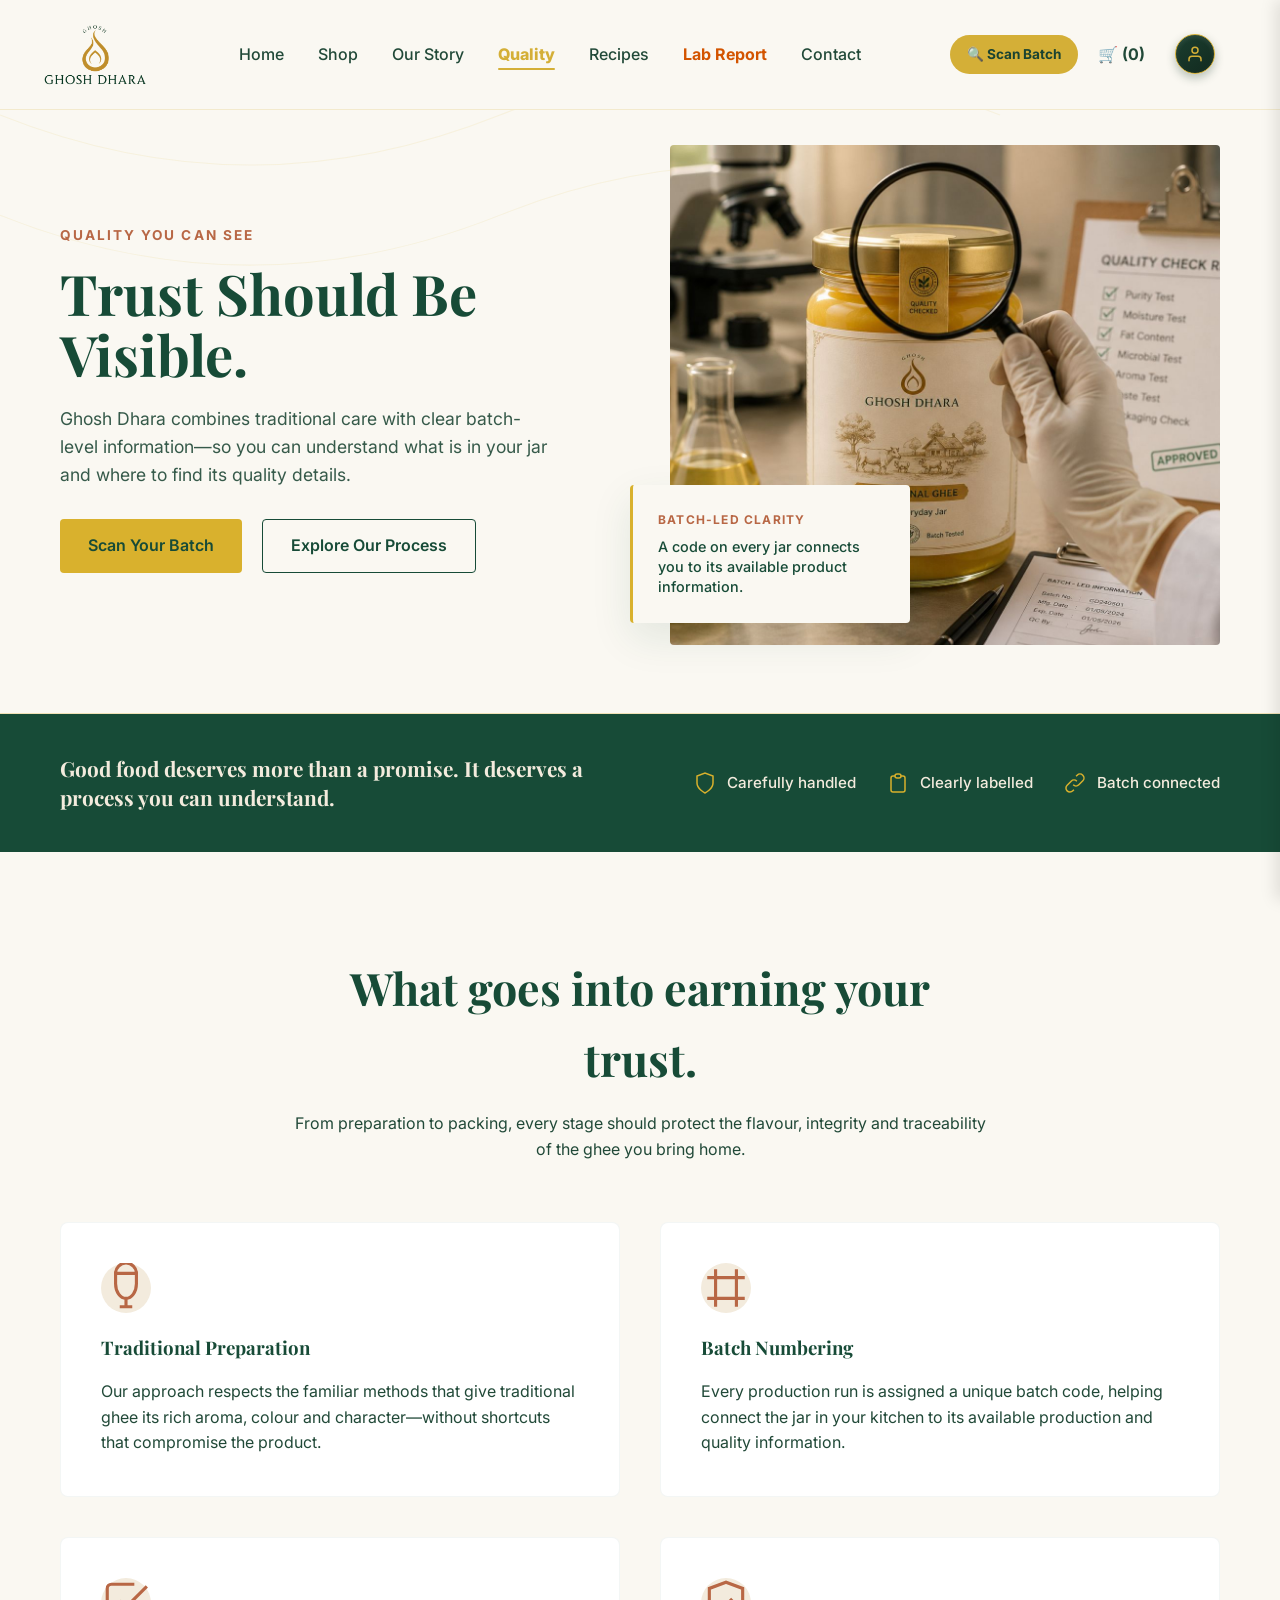
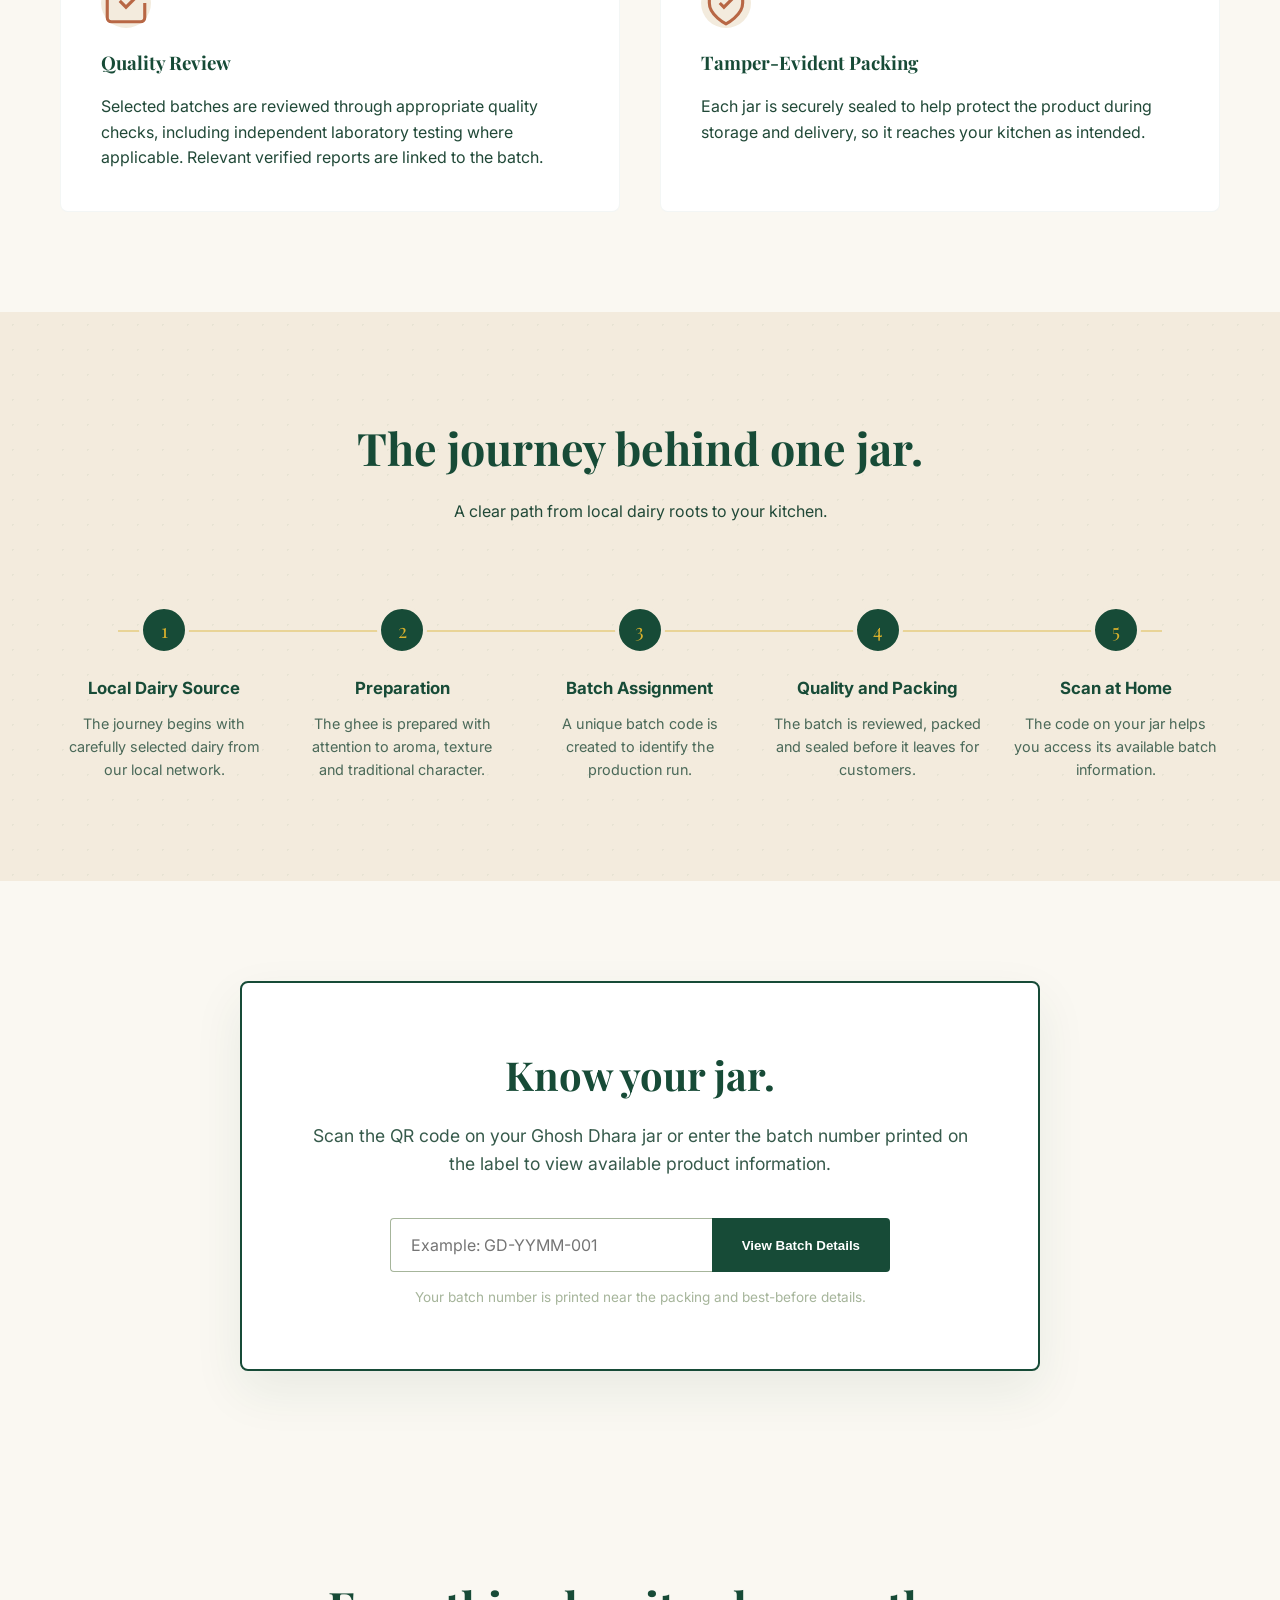
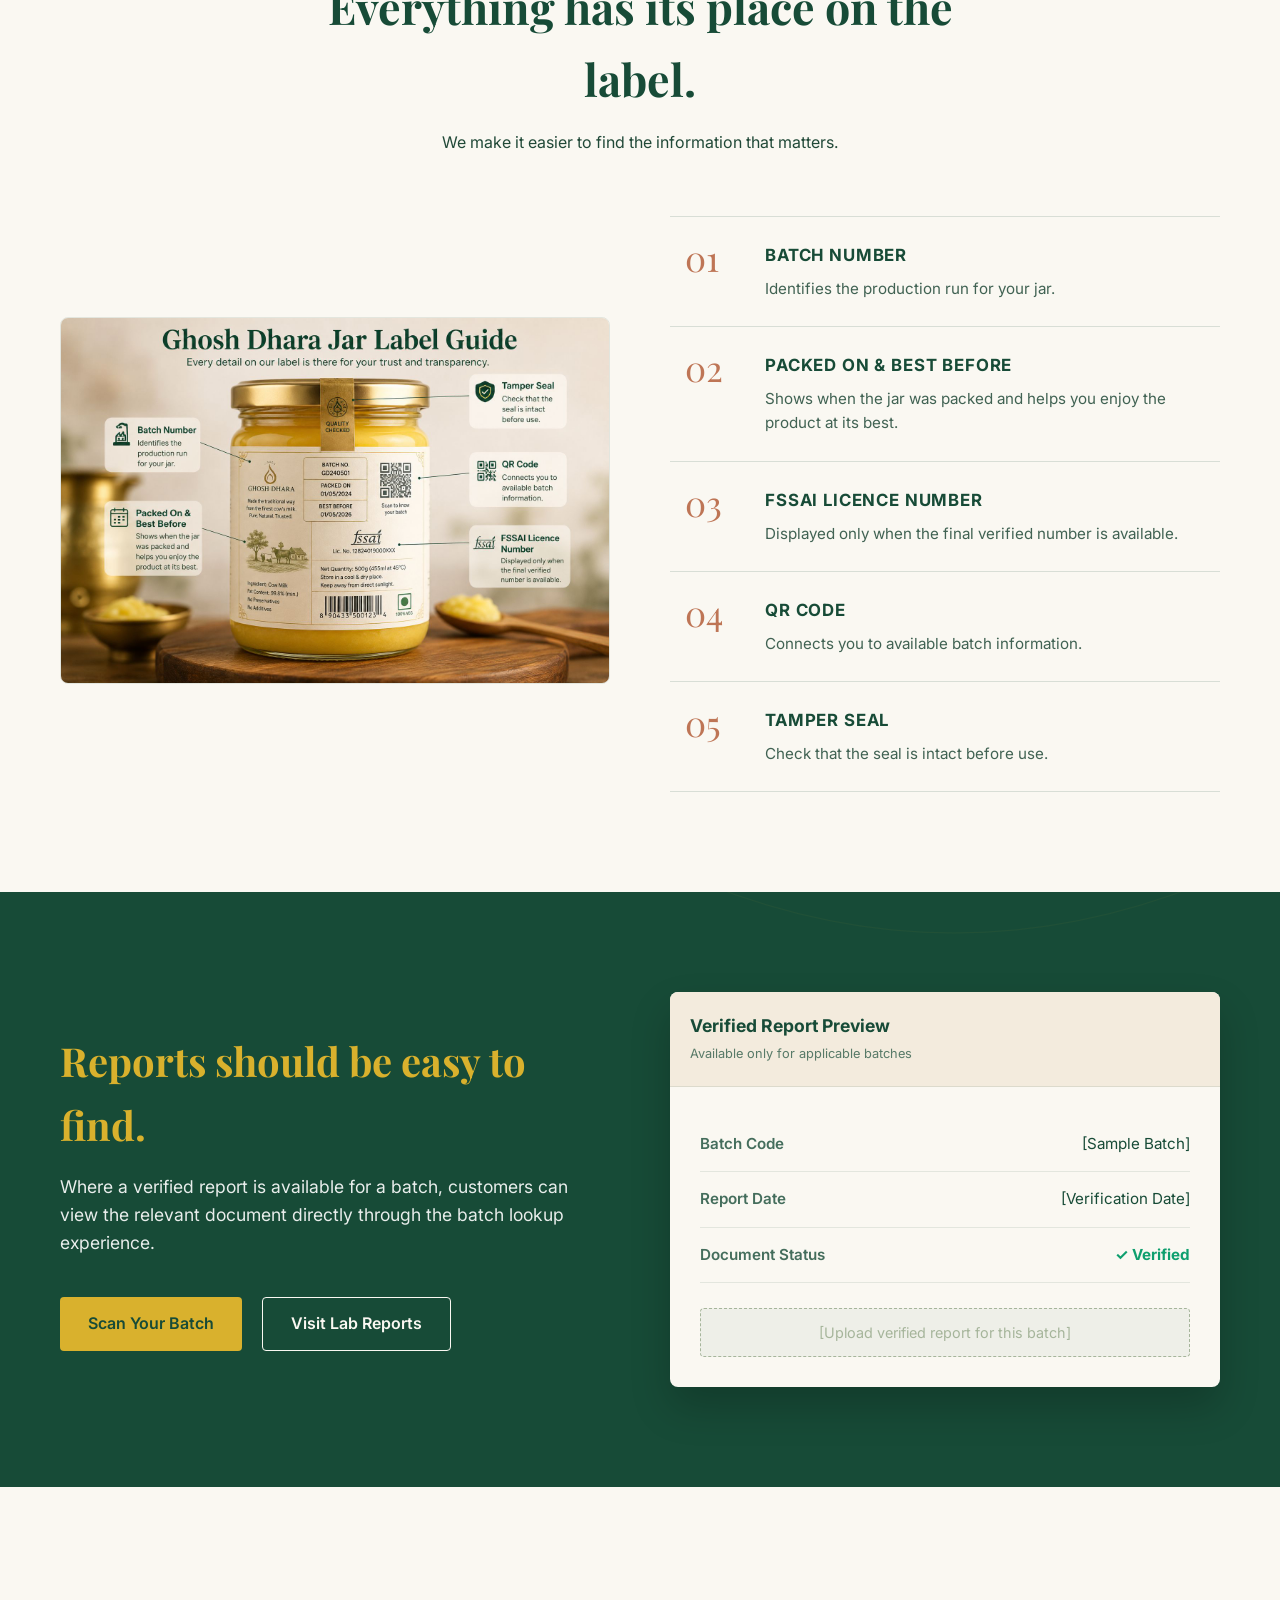
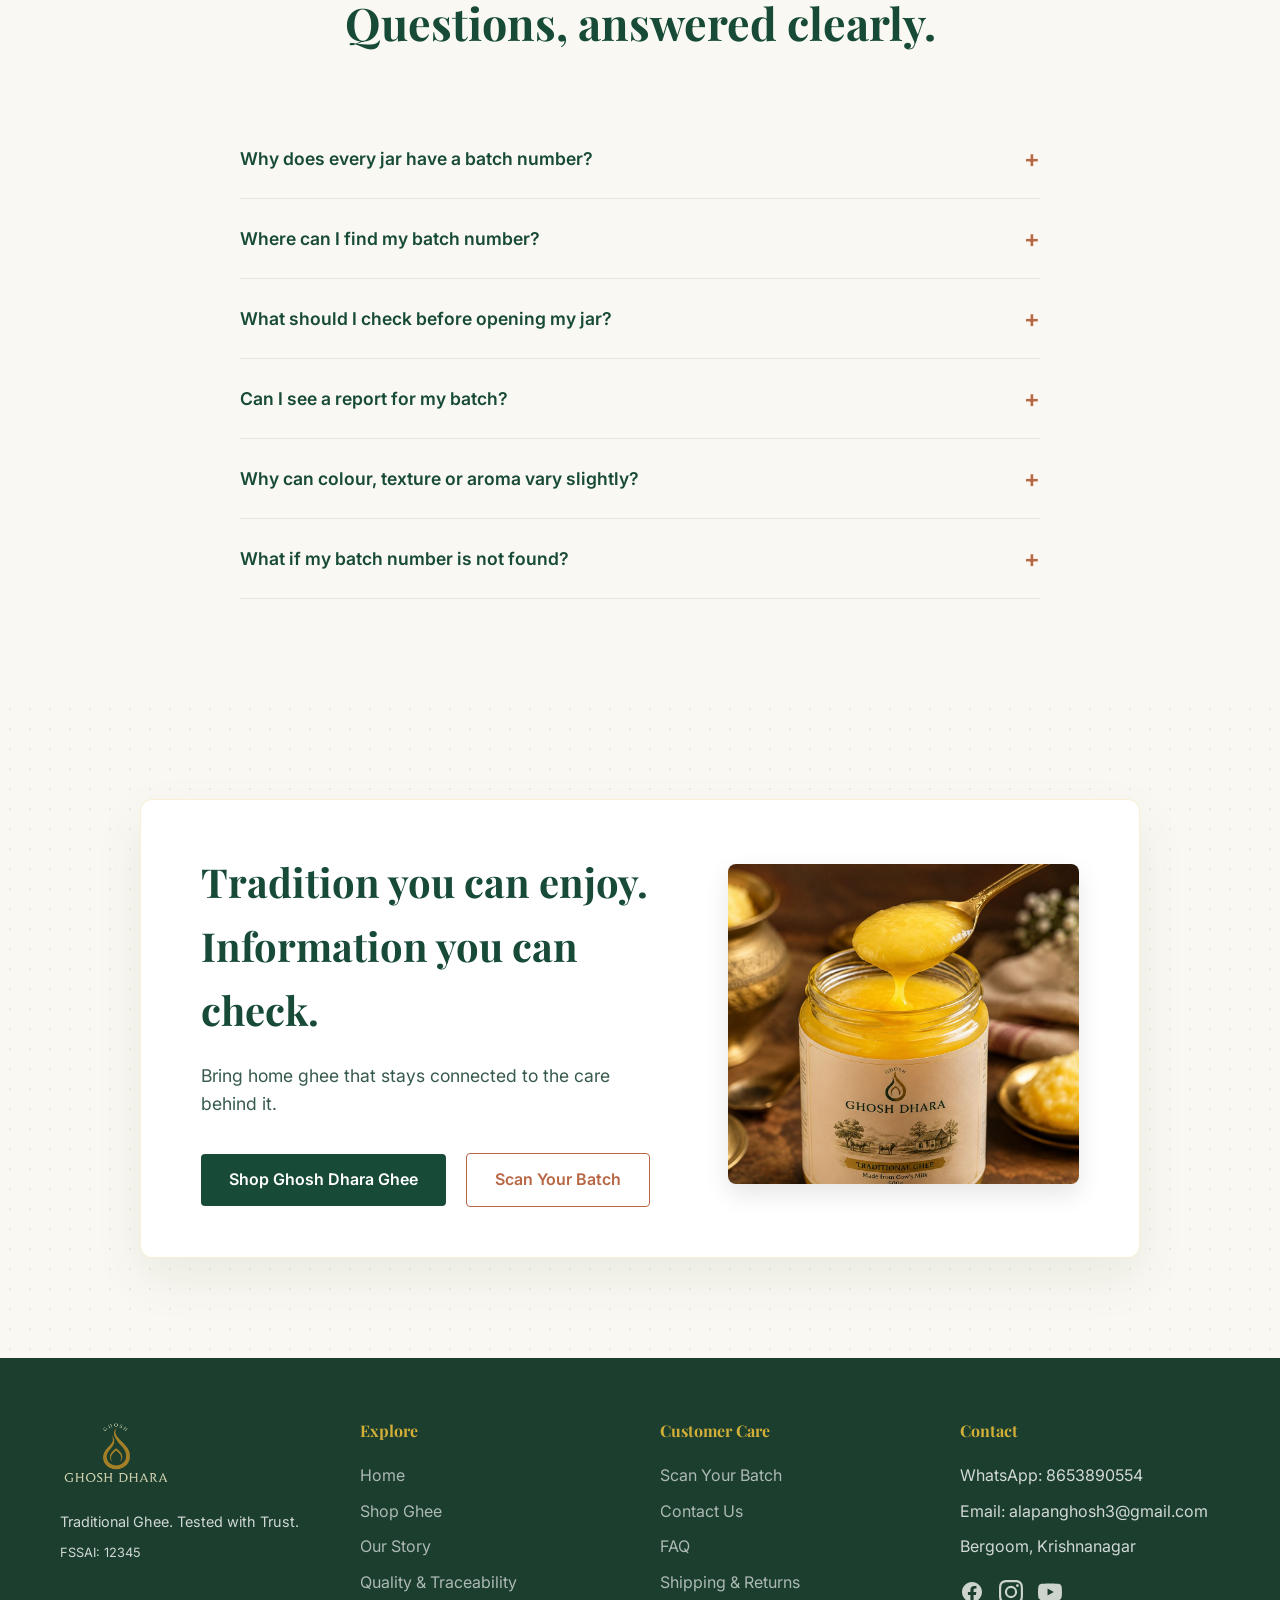
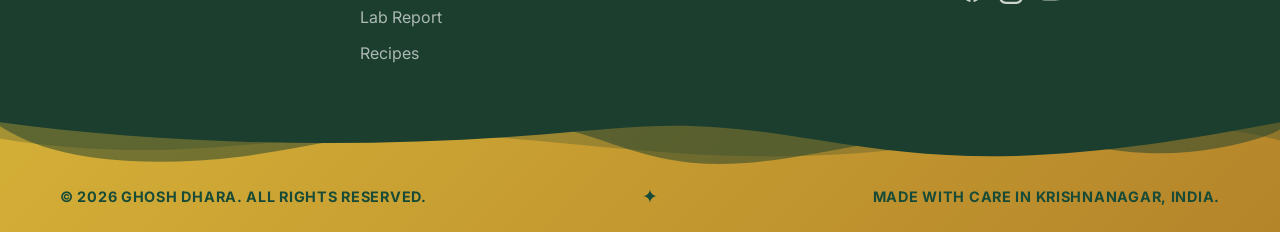
<file: traceability.html>
<!DOCTYPE html>
<html lang="en">
<head>
    <meta charset="UTF-8">
    <meta name="viewport" content="width=device-width, initial-scale=1.0">
    <title>Quality & Traceability - Ghosh Dhara</title>
    
    <!-- Google Fonts: Playfair Display (Serif) & Inter (Sans-serif) -->
    <link rel="preconnect" href="https://fonts.googleapis.com">
    <link rel="preconnect" href="https://fonts.gstatic.com" crossorigin>
    <link href="https://fonts.googleapis.com/css2?family=Inter:wght@300;400;500;600;700&family=Playfair+Display:ital,wght@0,400;0,600;0,700;1,400&display=swap" rel="stylesheet">
    
    <!-- CSS Files -->
    <link rel="stylesheet" href="style.css"> <!-- Main global styles -->
    <link rel="stylesheet" href="quality.css"> <!-- Specific styles for this page -->
</head>
<body>

    <!-- ========================================================= -->
    <!-- HEADER (Sticky)                                           -->
   <!-- HEADER -->
  <header>
    <!-- ========================================================= -->
    <!-- 1. MOBILE HEADER (Clean Layout: Cart, Logo, Menu)         -->
    <!-- ========================================================= -->
    <div class="mobile-header-layout">
        
        <!-- LEFT: Cart Icon -->
        <div class="mobile-header-left">
            <!-- Note: Removed 'cart-icon-btn' here so JS only updates the badge number, keeping the SVG safe -->
            <a href="#" class="mobile-cart-btn" onclick="window.openCart(); return false;" aria-label="Open Cart">
                <svg viewBox="0 0 24 24" width="26" height="26" fill="none" stroke="#174B37" stroke-width="1.5">
                    <circle cx="9" cy="21" r="1"></circle><circle cx="20" cy="21" r="1"></circle>
                    <path d="M1 1h4l2.68 13.39a2 2 0 0 0 2 1.61h9.72a2 2 0 0 0 2-1.61L23 6H6"></path>
                </svg>
                <!-- This span is targeted by your JS to update just the number -->
                <span class="cart-count">0</span>
            </a>
        </div>

        <!-- CENTER: Brand Logo -->
        <div class="mobile-header-center">
            <a href="index.html" class="logo">
                <img src="Logo.png" alt="Ghosh Dhara Logo" class="brand-logo-img">
            </a>
        </div>

        <!-- RIGHT: Hamburger Menu -->
        <div class="mobile-header-right">
            <button id="mobileMenuBtn" class="hamburger-btn" aria-label="Open Menu">
                <svg viewBox="0 0 24 24" width="30" height="30" fill="none" stroke="#B86745" stroke-width="2">
                    <path d="M3 12h18M3 6h18M3 18h18"></path>
                </svg>
            </button>
        </div>
    </div>

    <!-- ========================================================= -->
    <!-- 2. DESKTOP HEADER (Automatically hidden on mobile via CSS)-->
    <!-- ========================================================= -->
    <div class="container header-inner desktop-nav-only">
        
        <!-- Desktop Logo -->
        <a href="index.html" class="logo">
            <img src="Logo.png" alt="Ghosh Family Ghee Logo" class="brand-logo-img">
        </a>
        
        <!-- Desktop Nav -->
        <nav class="nav-links">
            <a href="index.html">Home</a>
            <a href="shop.html">Shop</a>
            <a href="story.html">Our Story</a>
            <a href="traceability.html">Quality</a>
            <a href="recipes.html">Recipes</a>
            <a href="lab-report.html" style="color: #D35400; font-weight: 700;">Lab Report</a>
            <a href="contact.html">Contact</a>
        </nav>
        
        <!-- Desktop Utilities: Scan, Account Login & Cart -->
        <!-- Desktop Utilities: Scan, Cart & Account Login -->
        <div style="display: flex; align-items: center; gap: 20px;">
            
            <a href="scan.html" class="header-scan-btn">🔍 Scan Batch</a>
            
            <!-- Desktop Cart Icon (Moved BEFORE the account icon) -->
            <a href="#" class="cart-icon-btn text-brand-green" onclick="window.openCart(); return false;" style="font-weight: bold; text-decoration: none;">🛒 (0)</a>
            
            <!-- PREMIUM ACCOUNT LOGIN ICON (Now at the absolute far right!) -->
            <a href="login.html" class="header-account-btn" aria-label="Sign In or Register">
                <svg viewBox="0 0 24 24" fill="none" stroke="currentColor" stroke-width="2" stroke-linecap="round" stroke-linejoin="round" style="width: 24px; height: 24px;">
                    <path d="M20 21v-2a4 4 0 0 0-4-4H8a4 4 0 0 0-4 4v2"></path>
                    <circle cx="12" cy="7" r="4"></circle>
                </svg>
            </a>
            
        </div>
    </div>
</header>

<!-- ========================================================= -->
<!-- 3. PREMIUM MOBILE SLIDE-OUT DRAWER                        -->
<!-- ========================================================= -->
<div id="mobileNavOverlay" class="mobile-nav-overlay"></div>
<div id="mobileNavDrawer" class="mobile-nav-drawer">
    
    <!-- Drawer Header (Logo & Close Button) -->
    <div class="mobile-nav-header">
        <img src="Logo.png" alt="Ghosh Dhara" style="max-width: 80px;">
        <button id="closeMobileNav" class="close-nav-btn">&times;</button>
    </div>
    
    <!-- Animated Nav Links (Merged from your old mobile menu) -->
    <ul class="mobile-nav-links">
        <li><a href="index.html">Home</a></li>
        <li><a href="shop.html">Shop Ghee</a></li>
        <li><a href="story.html">Our Story</a></li>
        <li><a href="traceability.html">Quality & Traceability</a></li>
        <li><a href="scan.html" style="color: #D9B12D;">🔍 Scan Your Batch</a></li>
        <li><a href="recipes.html">Recipes</a></li>
        <li><a href="lab-report.html">Lab Reports</a></li>
        <li><a href="faq.html">FAQ</a></li>
        <li><a href="contact.html">Contact Us</a></li>
        <li><a href="shipping-returns.html">Shipping & Returns</a></li>
    </ul>

    <!-- Beautiful Account Section at bottom of drawer -->
    <div class="mobile-account-section">
        <h3>My Account</h3>
        <a href="login.html" class="btn-mobile-login">LOG IN</a>
        <a href="register.html" class="btn-mobile-register">REGISTER</a>
    </div>
</div>

    <main>
        <!-- ========================================================= -->
        <!-- 1. HERO SECTION                                           -->
        <!-- ========================================================= -->
        <section class="quality-hero">
            <div class="hero-bg-texture"></div>
            <div class="container quality-hero-inner">
                <div class="hero-content reveal-on-scroll">
                    <span class="eyebrow">QUALITY YOU CAN SEE</span>
                    <h1>Trust Should Be Visible.</h1>
                    <p>Ghosh Dhara combines traditional care with clear batch-level information—so you can understand what is in your jar and where to find its quality details.</p>
                    <div class="hero-actions">
                        <a href="#batch-scan" class="btn-primary-gold">Scan Your Batch</a>
                        <a href="#process" class="btn-outline-dark">Explore Our Process</a>
                    </div>
                </div>
                <div class="hero-image-wrapper reveal-on-scroll delay-1">
                    <img src="Test.jpeg" alt="Ghosh Dhara sealed jar and quality check" class="hero-img">
                    <div class="floating-info-card">
                        <span class="card-label">BATCH-LED CLARITY</span>
                        <p>A code on every jar connects you to its available product information.</p>
                    </div>
                </div>
            </div>
        </section>

        <!-- ========================================================= -->
        <!-- 2. TRUST STATEMENT STRIP                                  -->
        <!-- ========================================================= -->
        <div class="trust-strip">
            <div class="container trust-strip-inner reveal-on-scroll">
                <h3>Good food deserves more than a promise. It deserves a process you can understand.</h3>
                <div class="trust-markers">
                    <div class="marker">
                        <svg viewBox="0 0 24 24" fill="none" stroke="currentColor" stroke-width="1.5"><path d="M12 22s8-4 8-10V5l-8-3-8 3v7c0 6 8 10 8 10z"/></svg>
                        <span>Carefully handled</span>
                    </div>
                    <div class="marker">
                        <svg viewBox="0 0 24 24" fill="none" stroke="currentColor" stroke-width="1.5"><path d="M9 5H7a2 2 0 00-2 2v12a2 2 0 002 2h10a2 2 0 002-2V7a2 2 0 00-2-2h-2M9 5a2 2 0 002 2h2a2 2 0 002-2M9 5a2 2 0 012-2h2a2 2 0 012 2"/></svg>
                        <span>Clearly labelled</span>
                    </div>
                    <div class="marker">
                        <svg viewBox="0 0 24 24" fill="none" stroke="currentColor" stroke-width="1.5"><path d="M13.828 10.172a4 4 0 00-5.656 0l-4 4a4 4 0 105.656 5.656l1.102-1.101m-.758-4.899a4 4 0 005.656 0l4-4a4 4 0 00-5.656-5.656l-1.1 1.1"/></svg>
                        <span>Batch connected</span>
                    </div>
                </div>
            </div>
        </div>

        <!-- ========================================================= -->
        <!-- 3. QUALITY COMMITMENTS SECTION                            -->
        <!-- ========================================================= -->
        <section id="process" class="commitments-section">
            <div class="container">
                <div class="section-header reveal-on-scroll">
                    <h2>What goes into earning your trust.</h2>
                    <p>From preparation to packing, every stage should protect the flavour, integrity and traceability of the ghee you bring home.</p>
                </div>
                
                <div class="commitments-grid">
                    <div class="commitment-card reveal-on-scroll">
                        <div class="card-icon">
                            <svg viewBox="0 0 24 24" fill="none" stroke="currentColor" stroke-width="1.5"><path d="M17 10c0 3.866-2.239 7-5 7s-5-3.134-5-7V5h10v5zM7 5a5 5 0 0110 0M12 17v4m-3 0h6"/></svg>
                        </div>
                        <h3>Traditional Preparation</h3>
                        <p>Our approach respects the familiar methods that give traditional ghee its rich aroma, colour and character—without shortcuts that compromise the product.</p>
                    </div>
                    
                    <div class="commitment-card reveal-on-scroll delay-1">
                        <div class="card-icon">
                            <svg viewBox="0 0 24 24" fill="none" stroke="currentColor" stroke-width="1.5"><path d="M7 7h10v10H7z"/><path d="M7 3v4M17 3v4M3 7h4M17 7h4M3 17h4M17 17h4M7 17v4M17 17v4"/></svg>
                        </div>
                        <h3>Batch Numbering</h3>
                        <p>Every production run is assigned a unique batch code, helping connect the jar in your kitchen to its available production and quality information.</p>
                    </div>
                    
                    <div class="commitment-card reveal-on-scroll">
                        <div class="card-icon">
                            <svg viewBox="0 0 24 24" fill="none" stroke="currentColor" stroke-width="1.5"><path d="M9 11l3 3L22 4"/><path d="M21 12v7a2 2 0 01-2 2H5a2 2 0 01-2-2V5a2 2 0 012-2h11"/></svg>
                        </div>
                        <h3>Quality Review</h3>
                        <p>Selected batches are reviewed through appropriate quality checks, including independent laboratory testing where applicable. Relevant verified reports are linked to the batch.</p>
                    </div>
                    
                    <div class="commitment-card reveal-on-scroll delay-1">
                        <div class="card-icon">
                            <svg viewBox="0 0 24 24" fill="none" stroke="currentColor" stroke-width="1.5"><path d="M12 22s8-4 8-10V5l-8-3-8 3v7c0 6 8 10 8 10zM9 12l2 2 4-4"/></svg>
                        </div>
                        <h3>Tamper-Evident Packing</h3>
                        <p>Each jar is securely sealed to help protect the product during storage and delivery, so it reaches your kitchen as intended.</p>
                    </div>
                </div>
            </div>
        </section>

        <!-- ========================================================= -->
        <!-- 4. JOURNEY OF A JAR SECTION                               -->
        <!-- ========================================================= -->
        <section class="journey-section">
            <div class="journey-bg-texture"></div>
            <div class="container reveal-on-scroll">
                <div class="section-header">
                    <h2>The journey behind one jar.</h2>
                    <p>A clear path from local dairy roots to your kitchen.</p>
                </div>
                
                <div class="journey-timeline">
                    <div class="journey-line"></div>
                    
                    <div class="journey-step">
                        <div class="step-icon">1</div>
                        <h4>Local Dairy Source</h4>
                        <p>The journey begins with carefully selected dairy from our local network.</p>
                    </div>
                    <div class="journey-step">
                        <div class="step-icon">2</div>
                        <h4>Preparation</h4>
                        <p>The ghee is prepared with attention to aroma, texture and traditional character.</p>
                    </div>
                    <div class="journey-step">
                        <div class="step-icon">3</div>
                        <h4>Batch Assignment</h4>
                        <p>A unique batch code is created to identify the production run.</p>
                    </div>
                    <div class="journey-step">
                        <div class="step-icon">4</div>
                        <h4>Quality and Packing</h4>
                        <p>The batch is reviewed, packed and sealed before it leaves for customers.</p>
                    </div>
                    <div class="journey-step">
                        <div class="step-icon">5</div>
                        <h4>Scan at Home</h4>
                        <p>The code on your jar helps you access its available batch information.</p>
                    </div>
                </div>
            </div>
        </section>

        <!-- ========================================================= -->
        <!-- 5. BATCH SCAN & LOOKUP SECTION                            -->
        <!-- ========================================================= -->
        <section id="batch-scan" class="batch-scan-section">
            <div class="container batch-scan-inner reveal-on-scroll">
                <div class="scan-panel">
                    <div class="scan-header">
                        <h2>Know your jar.</h2>
                        <p>Scan the QR code on your Ghosh Dhara jar or enter the batch number printed on the label to view available product information.</p>
                    </div>
                    
                    <form id="batchForm" class="batch-form" onsubmit="handleBatchLookup(event)">
                        <label for="batchInput" class="visually-hidden">Enter Batch Number</label>
                        <div class="input-group">
                            <input type="text" id="batchInput" placeholder="Example: GD-YYMM-001" required aria-required="true">
                            <button type="submit" class="btn-primary-dark">View Batch Details</button>
                        </div>
                        <span class="help-text">Your batch number is printed near the packing and best-before details.</span>
                    </form>

                    <!-- Feedback Container (Hidden by default) -->
                    <div id="batchFeedback" class="batch-feedback" aria-live="polite">
                        <!-- JS injects the response here -->
                    </div>
                </div>
            </div>
        </section>

        <!-- ========================================================= -->
        <!-- 6. UNDERSTANDING YOUR LABEL                               -->
        <!-- ========================================================= -->
        <section class="label-guide-section">
            <div class="container reveal-on-scroll">
                <div class="section-header text-center">
                    <h2>Everything has its place on the label.</h2>
                    <p>We make it easier to find the information that matters.</p>
                </div>
                
                <div class="label-guide-grid">
                    <div class="guide-image-col">
                        <!-- Placeholder using an elegant jar image -->
                        <img src="Quality.jpeg" alt="Ghosh Dhara jar label guide" class="jar-guide-img">
                    </div>
                    <!-- PREMIUM ALIGNED LIST -->
                    <div class="guide-text-col premium-guide-list">
                        
                        <div class="guide-item">
                            <span class="guide-number">01</span>
                            <div class="guide-content">
                                <h4>Batch Number</h4>
                                <p>Identifies the production run for your jar.</p>
                            </div>
                        </div>
                        
                        <div class="guide-item">
                            <span class="guide-number">02</span>
                            <div class="guide-content">
                                <h4>Packed On & Best Before</h4>
                                <p>Shows when the jar was packed and helps you enjoy the product at its best.</p>
                            </div>
                        </div>
                        
                        <div class="guide-item">
                            <span class="guide-number">03</span>
                            <div class="guide-content">
                                <h4>FSSAI Licence Number</h4>
                                <p>Displayed only when the final verified number is available.</p>
                            </div>
                        </div>
                        
                        <div class="guide-item">
                            <span class="guide-number">04</span>
                            <div class="guide-content">
                                <h4>QR Code</h4>
                                <p>Connects you to available batch information.</p>
                            </div>
                        </div>
                        
                        <div class="guide-item">
                            <span class="guide-number">05</span>
                            <div class="guide-content">
                                <h4>Tamper Seal</h4>
                                <p>Check that the seal is intact before use.</p>
                            </div>
                        </div>
                        
                    </div>
                </div>
            </div>
        </section>

        <!-- ========================================================= -->
        <!-- 7. QUALITY REPORT PREVIEW                                 -->
        <!-- ========================================================= -->
        <section class="report-preview-section">
            <div class="preview-texture"></div>
            <div class="container preview-grid">
                <div class="preview-text reveal-on-scroll">
                    <h2>Reports should be easy to find.</h2>
                    <p>Where a verified report is available for a batch, customers can view the relevant document directly through the batch lookup experience.</p>
                    <div class="preview-actions">
                        <a href="#batch-scan" class="btn-primary-gold">Scan Your Batch</a>
                        <a href="lab-report.html" class="btn-outline-cream">Visit Lab Reports</a>
                    </div>
                </div>
                
                <div class="preview-card-wrapper reveal-on-scroll delay-1">
                    <div class="sample-report-card">
                        <div class="card-header">
                            <span class="status">Verified Report Preview</span>
                            <span class="status-sub">Available only for applicable batches</span>
                        </div>
                        <div class="card-body">
                            <div class="data-row">
                                <span class="label">Batch Code</span>
                                <span class="value">[Sample Batch]</span>
                            </div>
                            <div class="data-row">
                                <span class="label">Report Date</span>
                                <span class="value">[Verification Date]</span>
                            </div>
                            <div class="data-row">
                                <span class="label">Document Status</span>
                                <span class="value success">✓ Verified</span>
                            </div>
                            <button class="btn-download-sample" disabled>[Upload verified report for this batch]</button>
                        </div>
                    </div>
                </div>
            </div>
        </section>

        <!-- ========================================================= -->
        <!-- 8. FAQ SECTION                                            -->
        <!-- ========================================================= -->
        <section class="faq-section">
            <div class="container reveal-on-scroll">
                <div class="section-header text-center">
                    <h2>Questions, answered clearly.</h2>
                </div>
                
                <div class="faq-accordion">
                    <article class="faq-item">
                        <button class="faq-question" aria-expanded="false">
                            Why does every jar have a batch number?
                            <span class="icon">+</span>
                        </button>
                        <div class="faq-answer">
                            <p>A batch number helps identify a specific production run. It allows us to organise product information, packing details and available quality documentation more clearly.</p>
                        </div>
                    </article>
                    
                    <article class="faq-item">
                        <button class="faq-question" aria-expanded="false">
                            Where can I find my batch number?
                            <span class="icon">+</span>
                        </button>
                        <div class="faq-answer">
                            <p>You can find it on the product label near the packing date and best-before details.</p>
                        </div>
                    </article>
                    
                    <article class="faq-item">
                        <button class="faq-question" aria-expanded="false">
                            What should I check before opening my jar?
                            <span class="icon">+</span>
                        </button>
                        <div class="faq-answer">
                            <p>Please check that the outer packaging and tamper seal are intact. If anything appears damaged or unusual, contact us before use.</p>
                        </div>
                    </article>
                    
                    <article class="faq-item">
                        <button class="faq-question" aria-expanded="false">
                            Can I see a report for my batch?
                            <span class="icon">+</span>
                        </button>
                        <div class="faq-answer">
                            <p>Where a verified report is available, it can be accessed through the batch lookup page. If you need help locating information for your jar, contact our support team with the batch number.</p>
                        </div>
                    </article>

                    <article class="faq-item">
                        <button class="faq-question" aria-expanded="false">
                            Why can colour, texture or aroma vary slightly?
                            <span class="icon">+</span>
                        </button>
                        <div class="faq-answer">
                            <p>Ghee is a natural dairy product, and small variations can occur between batches. We aim for consistency while respecting the natural character of traditionally prepared ghee.</p>
                        </div>
                    </article>

                    <article class="faq-item">
                        <button class="faq-question" aria-expanded="false">
                            What if my batch number is not found?
                            <span class="icon">+</span>
                        </button>
                        <div class="faq-answer">
                            <p>Please double-check the number printed on your label. If it still does not appear, contact Ghosh Dhara on WhatsApp or email and share a photo of the label for assistance.</p>
                        </div>
                    </article>
                </div>
            </div>
        </section>

        <!-- ========================================================= -->
        <!-- 9. FINAL CALL TO ACTION                                   -->
        <!-- ========================================================= -->
        <section class="final-trust-cta">
            <div class="field-lines-texture"></div>
            <div class="container cta-inner reveal-on-scroll">
                <div class="cta-content">
                    <h2>Tradition you can enjoy. Information you can check.</h2>
                    <p>Bring home ghee that stays connected to the care behind it.</p>
                    <div class="cta-actions">
                        <a href="shop.html" class="btn-primary-dark">Shop Ghosh Dhara Ghee</a>
                        <a href="#batch-scan" class="btn-outline-clay">Scan Your Batch</a>
                    </div>
                </div>
                <div class="cta-image">
                    <img src="Tradition.jpeg" alt="Spoonful of golden ghee">
                </div>
            </div>
        </section>
    </main>

    <!-- ========================================================= -->
    <!-- FOOTER (Premium Structure with SVG Divider)               -->
    <!-- ========================================================= -->
   <!-- FOOTER -->
    <footer style="background: #1B3E2F !important; background-color: #1B3E2F !important; opacity: 1 !important; backdrop-filter: none !important; position: relative; z-index: 50;">
        <div class="container footer-grid">
            <div>
                <a href="index.html">
                    <!-- You can use the same logo, or a white/light version if your footer is dark -->
                    <img src="Logo 3.png" alt="Ghosh Family Ghee Logo" class="brand-logo-img-footer">
                </a>
                <p style="opacity: 0.8; font-size: 0.9rem;">Traditional Ghee. Tested with Trust.</p>
                <p style="opacity: 0.8; font-size: 0.8rem; margin-top: 10px;">FSSAI: 12345</p>
            </div>
            <div>
                <h4>Explore</h4>
                <ul>
                    <li><a href="index.html">Home</a></li>
                    <li><a href="shop.html">Shop Ghee</a></li>
                    <li><a href="story.html">Our Story</a></li>
                    <li><a href="traceability.html">Quality & Traceability</a></li>
                    <li><a href="lab-report.html">Lab Report</a></li>
                    <li><a href="recipes.html">Recipes</a></li>
                </ul>
            </div>
            <div>
                <h4>Customer Care</h4>
                <ul>
                    <li><a href="scan.html">Scan Your Batch</a></li>
                    <li><a href="contact.html">Contact Us</a></li>
                    <li><a href="faq.html">FAQ</a></li>
                    <li><a href="shipping-returns.html">Shipping & Returns</a></li>
                </ul>
            </div>
            <div>
                <h4>Contact</h4>
                <ul>
                    <li>WhatsApp: 8653890554</li>
                    <li>Email: alapanghosh3@gmail.com</li>
                    <li>Bergoom, Krishnanagar</li>
                </ul>
                <!-- Social Media Icons -->
                <div class="social-icons">
                    <!-- Facebook -->
                    <a href="#" aria-label="Facebook">
                        <svg viewBox="0 0 24 24"><path d="M22 12c0-5.523-4.477-10-10-10S2 6.477 2 12c0 4.991 3.657 9.128 8.438 9.878v-6.987h-2.54V12h2.54V9.797c0-2.506 1.492-3.89 3.777-3.89 1.094 0 2.238.195 2.238.195v2.46h-1.26c-1.243 0-1.63.771-1.63 1.562V12h2.773l-.443 2.89h-2.33v6.988C18.343 21.128 22 16.991 22 12z"/></svg>
                    </a>
                    <!-- Instagram -->
                    <a href="#" aria-label="Instagram">
                        <svg viewBox="0 0 24 24"><path d="M12 2.163c3.204 0 3.584.012 4.85.07 3.252.148 4.771 1.691 4.919 4.919.058 1.265.069 1.645.069 4.849 0 3.205-.012 3.584-.069 4.849-.149 3.225-1.664 4.771-4.919 4.919-1.266.058-1.644.07-4.85.07-3.204 0-3.584-.012-4.849-.07-3.26-.149-4.771-1.699-4.919-4.92-.058-1.265-.07-1.644-.07-4.849 0-3.204.013-3.583.07-4.849.149-3.227 1.664-4.771 4.919-4.919 1.266-.057 1.645-.069 4.849-.069zM12 0C8.741 0 8.333.014 7.053.072 2.695.272.273 2.69.073 7.052.014 8.333 0 8.741 0 12c0 3.259.014 3.668.072 4.948.2 4.358 2.618 6.78 6.98 6.98C8.333 23.986 8.741 24 12 24c3.259 0 3.668-.014 4.948-.072 4.354-.2 6.782-2.618 6.979-6.98.059-1.28.073-1.689.073-4.948 0-3.259-.014-3.667-.072-4.947-.196-4.354-2.617-6.78-6.979-6.98C15.668.014 15.259 0 12 0zm0 5.838a6.162 6.162 0 100 12.324 6.162 6.162 0 000-12.324zM12 16a4 4 0 110-8 4 4 0 010 8zm6.406-11.845a1.44 1.44 0 100 2.881 1.44 1.44 0 000-2.881z"/></svg>
                    </a>
                    <!-- YouTube -->
                    <a href="#" aria-label="YouTube">
                        <svg viewBox="0 0 24 24"><path d="M23.498 6.186a3.016 3.016 0 0 0-2.122-2.136C19.505 3.5 12 3.5 12 3.5s-7.505 0-9.377.55a3.016 3.016 0 0 0-2.122 2.136C0 8.07 0 12 0 12s0 3.93.501 5.814a3.016 3.016 0 0 0 2.122 2.136c1.872.55 9.377.55 9.377.55s7.505 0 9.377-.55a3.016 3.016 0 0 0 2.122-2.136C24 15.93 24 12 24 12s0-3.93-.502-5.814zM9.545 15.568V8.432L15.818 12l-6.273 3.568z"/></svg>
                    </a>
                </div>
            </div>
        </div>

        <!-- ========================================================= -->
    <!-- PREMIUM COPYRIGHT SECTION (Flowing Liquid Shape Divider)  -->
<!-- ========================================================= -->
    <!-- PREMIUM COPYRIGHT SECTION (Layered Liquid Pour Edition)   -->
    <!-- ========================================================= -->
    <div class="premium-footer-bottom">
        
        <!-- The Multi-Layered Flowing Divider -->
        <div class="footer-shape-divider">
            <svg xmlns="http://www.w3.org/2000/svg" viewBox="0 0 1200 120" preserveAspectRatio="none">
                <!-- Layer 1 (Lightest) -->
                <path d="M0,0 V46.29c47.79,22.2,103.59,32.17,158,28,70.36-5.37,136.33-33.31,206.8-37.5C438.64,32.43,512.34,53.67,583,72.05c69.27,18,138.3,24.88,209.4,13.08,36.15-6,69.85-17.84,104.45-29.34C989.49,25,1113-14.29,1200,52.47V0Z" opacity=".25" fill="#1B3E2F"></path>
                <!-- Layer 2 (Medium) -->
                <path d="M0,0 V15.81C13,36.92,27.64,56.86,47.69,72.05,99.41,111.27,165,111,224.58,91.58c31.15-10.15,60.09-26.07,89.67-39.8,40.92-19,84.73-46,130.83-49.67,36.26-2.85,70.9,9.42,98.6,31.56,31.77,25.39,62.32,62,103.63,73,40.44,10.79,81.35-6.69,119.13-24.28s75.16-39,116.92-43.05c59.73-5.85,113.28,22.88,168.9,38.84,30.2,8.66,59,6.17,87.09-7.5,22.43-10.89,48-26.93,60.65-49.24V0Z" opacity=".5" fill="#1B3E2F"></path>
                <!-- Layer 3 (Solid Base) -->
                <path d="M0,0 V5.63C149.93,59,314.09,71.32,475.83,42.57c43-7.64,84.23-20.12,127.61-26.46,59-8.63,112.48,12.24,165.56,35.4C827.93,77.22,886,95.24,951.2,90c86.53-7,172.46-45.71,248.8-84.81V0Z" fill="#1B3E2F"></path>
            </svg>
        </div>

        <div class="container footer-bottom-inner">
            <div class="copyright-text">
                &copy; 2026 Ghosh Dhara. All Rights Reserved.
            </div>
            <div class="footer-decorative-icon">
                ✦
            </div>
            <div class="made-with-care">
                Made with care in Krishnanagar, India.
            </div>
        </div>
    </div>


    </footer>

 

   
    <!-- TOAST SUCCESS MESSAGE -->
    <div id="cartToast" class="toast-notification">✅ Product successfully added to cart!</div>

    <!-- SLIDE-OUT CART DRAWER -->
    <div class="cart-overlay" id="cartOverlay"></div>
    <div class="cart-drawer" id="cartDrawer">
        <div class="cart-header">
            <h2 class="font-serif" style="font-size: 1.5rem;">Your Cart</h2>
            <button class="close-cart" id="closeCart">×</button>
        </div>
        <div class="cart-items">
            <!-- Empty state -->
            <div style="text-align: center; color: #888; margin-top: 50px;">
                <p>Your cart is currently empty.</p>
                <a href="shop.html" class="btn-primary" style="margin-top: 20px;">Continue Shopping</a>
            </div>
            
            <!-- Example of a populated cart item (Hidden for now) -->
            <!-- 
            <div style="display: flex; gap: 15px; border-bottom: 1px solid #eee; padding-bottom: 15px; margin-bottom: 15px;">
                <div style="width: 80px; height: 80px; background: #f9f9f9;"></div>
                <div style="flex: 1;">
                    <h4 class="font-serif">[Brand Name] Traditional Ghee</h4>
                    <p style="font-size: 0.8rem; color: #666;">500g Jar</p>
                    <p style="font-weight: bold; color: var(--brand-gold);">₹[Price]</p>
                </div>
            </div> 
            -->
        </div>
        <div class="cart-footer">
            <div style="display: flex; justify-content: space-between; margin-bottom: 15px; font-weight: bold; font-size: 1.2rem;">
                <span>Subtotal</span>
                <span>₹0.00</span>
            </div>
            <p style="font-size: 0.8rem; color: #666; margin-bottom: 15px;">Shipping and taxes calculated at checkout.</p>
            <button class="checkout-btn">Proceed to Secure Checkout</button>
            <div style="text-align: center; margin-top: 10px; font-size: 0.8rem; opacity: 0.8;">
                💳 Cards, UPI & Net Banking Accepted
            </div>
        </div>
    </div>


    <!-- Include Javascript -->
    <script src="script.js"></script> 
    <script src="quality.js"></script> 
</body>
</html>
</file>
<file: style.css>
/* Import premium fonts */
@import url('https://fonts.googleapis.com/css2?family=Inter:wght@400;500;600&family=Playfair+Display:ital,wght@0,600;0,700;1,600&display=swap');
@import url('https://fonts.googleapis.com/css2?family=Galada&display=swap');
:root {
  --brand-ivory: #FAFAF5;
  --brand-gold: #D4AF37;
  --brand-green: #1A4331;
  --brand-saffron: #FF9933;
}

* {
  margin: 0;
  padding: 0;
  box-sizing: border-box;
}

body {
  font-family: 'Inter', sans-serif;
  background-color: var(--brand-ivory);
  color: var(--brand-green);
  line-height: 1.6;
}

h1, h2, h3, .font-serif {
  font-family: 'Playfair Display', serif;
}

a {
  text-decoration: none;
  color: inherit;
}

.container {
  max-width: 1200px;
  margin: 0 auto;
  padding: 0 20px;
}

/* --- HEADER --- */
header {
  position: sticky;
  top: 0;
  background-color: rgba(250, 250, 245, 0.95);
  border-bottom: 1px solid rgba(212, 175, 55, 0.2);
  z-index: 100;
  padding: 20px 0;
}

.header-inner {
  display: flex;
  justify-content: space-between;
  align-items: center;
}

.logo {
  font-size: 24px;
  font-weight: 700;
}

.nav-links a {
  margin: 0 15px;
  font-weight: 500;
  transition: color 0.3s ease;
}

.nav-links a:hover {
  color: var(--brand-saffron);
}

/* --- HERO SECTION --- */
.hero {
  text-align: center;
  padding: 80px 20px;
}

.hero h1 {
  font-size: 3.5rem;
  margin-bottom: 20px;
  line-height: 1.2;
}

/* --- HERO TEXT READABILITY FIX --- */
/* --- BULLETPROOF HERO PARAGRAPH FIX --- */


/* --- THE PERFECT DESKTOP MODE TEXT FIX --- */
/* ---------------------------------------------------
   HERO PARAGRAPH: RESPONSIVE BREAKPOINTS
--------------------------------------------------- */

/* 1. REAL PC SCREENS (1025px and wider) */
/* --- 1. REAL PC SCREENS (Mouse Pointer) --- */
.hero-desc {
  width: 100%;
  max-width: 750px; /* Wide and natural for a real computer monitor */
  margin: 0 auto 25px auto;
  line-height: 1.6;
  font-weight: 500;
  text-shadow: 0 0 15px rgba(250, 250, 245, 1), 0 0 30px rgba(250, 250, 245, 0.8);
}

/* --- 2. ANY TOUCHSCREEN DEVICE (Mobile/Tablet in Desktop Mode) --- */
@media (pointer: coarse) {
  .hero-desc {
    max-width: 480px !important; /* Forcibly shrinks the text box to avoid the cow and farmer */
    font-weight: 600 !important; /* Slightly bolder to fight the background */
    padding: 0 15px !important;
  }
}


.btn-primary {
  background-color: var(--brand-green);
  color: var(--brand-ivory);
  padding: 12px 30px;
  border-radius: 4px;
  font-weight: 600;
  display: inline-block;
  margin-right: 15px;
}

.btn-secondary {
  border: 1px solid var(--brand-green);
  color: var(--brand-green);
  padding: 12px 30px;
  border-radius: 4px;
  font-weight: 600;
  display: inline-block;
}

/* --- TRUST BAR --- */
.trust-bar {
  background-color: #fff;
  border-top: 1px solid rgba(212, 175, 55, 0.3);
  border-bottom: 1px solid rgba(212, 175, 55, 0.3);
  padding: 20px 0;
}

.trust-inner {
  display: flex;
  justify-content: center;
  flex-wrap: wrap;
  gap: 40px;
  font-weight: 500;
  font-size: 0.9rem;
}

/* --- FEATURED PRODUCTS --- */
.products-section {
  padding: 80px 0;
}

.products-section h2 {
  text-align: center;
  font-size: 2.5rem;
  margin-bottom: 50px;
}

.product-grid {
  display: grid;
  grid-template-columns: repeat(auto-fit, minmax(300px, 1fr));
  gap: 30px;
}

/* --- ENHANCED PREMIUM PRODUCT CARDS --- */
.product-card {
  background: #fff;
  padding: 30px 20px;
  border-radius: 12px;
  text-align: center;
  border: 1px solid rgba(212, 175, 55, 0.15);
  position: relative;
  box-shadow: 0 4px 15px rgba(0, 0, 0, 0.02);
  transition: transform 0.4s ease, box-shadow 0.4s ease, border-color 0.4s ease;
  z-index: 1;
}

/* The elegant inner gold frame */
.product-card::before {
  content: '';
  position: absolute;
  top: 8px; 
  left: 8px; 
  right: 8px; 
  bottom: 8px;
  border: 1px solid rgba(212, 175, 55, 0.25);
  border-radius: 8px;
  pointer-events: none; /* Ensures the frame doesn't block your buttons */
  z-index: -1;
  transition: border-color 0.4s ease, background-color 0.4s ease;
}

/* Hover effect: The card lifts up, shadow deepens, and gold frame brightens */
.product-card:hover {
  transform: translateY(-8px);
  box-shadow: 0 20px 40px rgba(26, 67, 49, 0.08);
  border-color: var(--brand-gold);
}

.product-card:hover::before {
  border-color: var(--brand-gold);
  background: rgba(212, 175, 55, 0.02); /* Very subtle gold tint inside */
}

/* Adjust the image placeholder to sit nicely inside the new frame */
.product-img-placeholder {
  border-radius: 6px;
  margin-bottom: 25px;
  height: 220px;
}





.price {
  font-size: 1.5rem;
  font-weight: 700;
  color: var(--brand-gold);
  margin: 15px 0;
}

.add-to-cart {
  width: 100%;
  padding: 12px;
  background: var(--brand-green);
  color: #fff;
  border: none;
  cursor: pointer;
  font-weight: 600;
  border-radius: 4px;
}

/* --- FOOTER --- */
footer {
  background-color: var(--brand-green);
  color: var(--brand-ivory);
  padding: 60px 0 20px 0;
}

.footer-grid {
  display: grid;
  grid-template-columns: repeat(auto-fit, minmax(200px, 1fr));
  gap: 40px;
  margin-bottom: 40px;
}

.footer-grid h4 {
  color: var(--brand-gold);
  margin-bottom: 20px;
}

.footer-grid ul {
  list-style: none;
}

.footer-grid ul li {
  margin-bottom: 10px;
  opacity: 0.8;
}

/* --- SHOP PAGE --- */
.shop-header {
  text-align: center;
  padding: 60px 20px 40px;
  background-color: #fff;
  border-bottom: 1px solid rgba(212, 175, 55, 0.2);
}

.shop-container {
  display: flex;
  flex-direction: column;
  gap: 30px;
  padding: 40px 20px;
}

.shop-filters {
  background: #fff;
  padding: 20px;
  border-radius: 8px;
  border: 1px solid #eee;
}

.shop-filters h4 {
  margin-bottom: 15px;
  font-family: 'Playfair Display', serif;
}

/* --- PRODUCT DETAIL PAGE --- */
.product-detail-wrapper {
  padding: 40px 20px;
  background-color: #fff;
}

.product-main {
  display: grid;
  grid-template-columns: 1fr;
  gap: 40px;
  margin-bottom: 60px;
}

.product-gallery .main-image {
  background-color: #f9f9f9;
  height: 400px;
  border-radius: 8px;
  display: flex;
  align-items: center;
  justify-content: center;
  color: #aaa;
  margin-bottom: 15px;
}

.product-gallery .thumbnail-strip {
  display: flex;
  gap: 10px;
}

.product-gallery .thumb {
  width: 80px;
  height: 80px;
  background-color: #f9f9f9;
  border-radius: 4px;
  border: 1px solid #eee;
  cursor: pointer;
}

.product-info h1 {
  font-size: 2rem;
  margin-bottom: 10px;
  line-height: 1.2;
}

.product-price {
  font-size: 1.8rem;
  font-weight: 700;
  color: var(--brand-gold);
  margin-bottom: 20px;
  font-family: 'Playfair Display', serif;
}

/* Quantity & Buttons */
.action-row {
  display: flex;
  flex-wrap: wrap;
  gap: 15px;
  margin: 30px 0;
}

.qty-selector {
  display: flex;
  border: 1px solid var(--brand-green);
  border-radius: 4px;
  overflow: hidden;
}

.qty-btn {
  background: transparent;
  border: none;
  padding: 10px 15px;
  cursor: pointer;
  font-weight: bold;
  color: var(--brand-green);
}

.qty-input {
  width: 50px;
  text-align: center;
  border: none;
  font-weight: bold;
  color: var(--brand-green);
}

.btn-buy-now {
  background-color: var(--brand-saffron);
  color: #fff;
  padding: 12px 30px;
  border: none;
  border-radius: 4px;
  font-weight: 600;
  cursor: pointer;
  flex: 1;
}

/* Pincode Checker */
.pincode-checker {
  background: var(--brand-ivory);
  padding: 20px;
  border-radius: 8px;
  margin-bottom: 30px;
  border: 1px solid rgba(212, 175, 55, 0.3);
}

.pincode-input-group {
  display: flex;
  margin-top: 10px;
}

.pincode-input-group input {
  flex: 1;
  padding: 10px;
  border: 1px solid #ccc;
  border-radius: 4px 0 0 4px;
}

.pincode-input-group button {
  background: var(--brand-green);
  color: #fff;
  border: none;
  padding: 10px 20px;
  border-radius: 0 4px 4px 0;
  cursor: pointer;
}

/* Accordion */
.accordion-item {
  border-bottom: 1px solid #eee;
}

.accordion-header {
  width: 100%;
  text-align: left;
  padding: 20px 0;
  background: none;
  border: none;
  font-weight: 600;
  font-size: 1.1rem;
  color: var(--brand-green);
  cursor: pointer;
  display: flex;
  justify-content: space-between;
}

.accordion-content {
  padding-bottom: 20px;
  display: none;
  color: #555;
}

/* Tablet & Desktop Layouts */
@media (min-width: 768px) {
  .shop-container {
    flex-direction: row;
  }
  .shop-filters {
    width: 250px;
    flex-shrink: 0;
  }
  .product-main {
    grid-template-columns: 1fr 1fr;
  }
  .product-gallery .main-image {
    height: 500px;
  }
}






/* --- OUR STORY PAGE --- */
.story-header {
  text-align: center;
  padding: 80px 20px;
  background-color: var(--brand-green);
  color: var(--brand-ivory);
}

.story-header h1 {
  font-size: 2.8rem;
  margin-bottom: 20px;
}

.timeline {
  max-width: 800px;
  margin: 60px auto;
  position: relative;
  padding: 0 20px;
}

.timeline::before {
  content: '';
  position: absolute;
  top: 0;
  bottom: 0;
  left: 40px;
  width: 2px;
  background: var(--brand-gold);
}

.timeline-item {
  position: relative;
  margin-bottom: 40px;
  padding-left: 60px;
}

.timeline-item::before {
  content: '';
  position: absolute;
  left: 11px;
  top: 5px;
  width: 16px;
  height: 16px;
  border-radius: 50%;
  background: var(--brand-ivory);
  border: 4px solid var(--brand-gold);
}

.timeline-date {
  font-weight: bold;
  color: var(--brand-gold);
  margin-bottom: 5px;
}

/* --- QUALITY & TRACEABILITY PAGE --- */
.traceability-grid {
  display: grid;
  grid-template-columns: repeat(auto-fit, minmax(280px, 1fr));
  gap: 30px;
  margin: 60px 0;
}

.trace-card {
  background: #fff;
  padding: 30px;
  border-radius: 8px;
  border: 1px solid rgba(212, 175, 55, 0.3);
  text-align: center;
}

.trace-icon {
  font-size: 2.5rem;
  margin-bottom: 15px;
}

/* --- SCAN YOUR BATCH PAGE --- */
.scan-container {
  max-width: 600px;
  margin: 80px auto;
  text-align: center;
  padding: 40px 20px;
  background: #fff;
  border-radius: 8px;
  box-shadow: 0 4px 20px rgba(0,0,0,0.05);
}

.scan-input-group {
  display: flex;
  margin: 30px 0;
}

.scan-input-group input {
  flex: 1;
  padding: 15px;
  border: 1px solid #ccc;
  border-radius: 4px 0 0 4px;
  font-size: 1.1rem;
}

.scan-input-group button {
  padding: 15px 30px;
  background: var(--brand-green);
  color: white;
  border: none;
  border-radius: 0 4px 4px 0;
  cursor: pointer;
  font-weight: bold;
}

.scan-result-card {
  display: none; /* Hidden by default, revealed via JS */
  text-align: left;
  background: var(--brand-ivory);
  border: 1px solid var(--brand-gold);
  padding: 25px;
  border-radius: 8px;
  margin-top: 30px;
}

.result-row {
  display: flex;
  justify-content: space-between;
  border-bottom: 1px solid rgba(26, 67, 49, 0.1);
  padding: 12px 0;
}

.result-row:last-child {
  border-bottom: none;
}



/* --- RECIPES PAGE --- */
.recipes-header {
  text-align: center;
  padding: 60px 20px;
  background-color: var(--brand-ivory);
  border-bottom: 1px solid rgba(212, 175, 55, 0.2);
}

.recipe-categories {
  display: flex;
  justify-content: center;
  flex-wrap: wrap;
  gap: 15px;
  margin: 30px 0;
}

.category-tag {
  padding: 8px 20px;
  background: white;
  border: 1px solid var(--brand-gold);
  border-radius: 20px;
  font-size: 0.9rem;
  font-weight: 600;
  cursor: pointer;
  transition: all 0.3s;
}

.category-tag:hover, .category-tag.active {
  background: var(--brand-green);
  color: var(--brand-ivory);
  border-color: var(--brand-green);
}

.recipe-grid {
  display: grid;
  grid-template-columns: repeat(auto-fit, minmax(300px, 1fr));
  gap: 30px;
  padding: 40px 20px;
}

.recipe-card {
  background: #fff;
  border-radius: 8px;
  overflow: hidden;
  border: 1px solid #eee;
  transition: transform 0.3s;
}

.recipe-card:hover {
  transform: translateY(-5px);
  border-color: var(--brand-gold);
}

.recipe-img {
  height: 200px;
  background: #f0f0f0;
  display: flex;
  align-items: center;
  justify-content: center;
  color: #999;
}

.recipe-content {
  padding: 20px;
}

.recipe-meta {
  display: flex;
  gap: 15px;
  font-size: 0.8rem;
  color: #666;
  margin-bottom: 10px;
}

/* --- CONTACT PAGE --- */
.contact-container {
  display: grid;
  grid-template-columns: 1fr;
  gap: 40px;
  padding: 60px 20px;
}

@media (min-width: 768px) {
  .contact-container {
    grid-template-columns: 1fr 1fr;
  }
}

.contact-info-card {
  background: var(--brand-green);
  color: var(--brand-ivory);
  padding: 40px;
  border-radius: 8px;
}

.contact-info-card a {
  color: var(--brand-gold);
}

.contact-form {
  display: flex;
  flex-direction: column;
  gap: 20px;
}

.contact-form input, .contact-form textarea {
  width: 100%;
  padding: 15px;
  border: 1px solid #ccc;
  border-radius: 4px;
  font-family: inherit;
}

.contact-form textarea {
  resize: vertical;
  min-height: 150px;
}

/* --- POLICY PAGES --- */
.policy-container {
  max-width: 800px;
  margin: 60px auto;
  padding: 0 20px;
  background: #fff;
}

.policy-container h1 {
  margin-bottom: 30px;
  text-align: center;
}

.policy-container h2 {
  margin-top: 30px;
  margin-bottom: 15px;
  font-size: 1.5rem;
}

.policy-container p, .policy-container ul {
  margin-bottom: 15px;
  opacity: 0.9;
}

.policy-container ul {
  padding-left: 20px;
}



/* --- MOBILE NAVIGATION --- */
.mobile-menu-btn {
  display: none;
  background: none;
  border: none;
  cursor: pointer;
  color: var(--brand-green);
}

.mobile-nav {
  position: fixed;
  top: 80px;
  left: 0;
  width: 100%;
  background: var(--brand-ivory);
  flex-direction: column;
  padding: 20px;
  box-shadow: 0 4px 10px rgba(0,0,0,0.1);
  display: none; /* Hidden by default */
  z-index: 99;
}

.mobile-nav a {
  padding: 15px 0;
  border-bottom: 1px solid rgba(212, 175, 55, 0.2);
  font-weight: 600;
  text-align: center;
}

@media (max-width: 768px) {
  .nav-links { display: none; }
  .mobile-menu-btn { display: block; }
}

/* --- SLIDE-OUT CART DRAWER --- */
.cart-overlay {
  position: fixed;
  top: 0;
  left: 0;
  width: 100%;
  height: 100%;
  background: rgba(26, 67, 49, 0.5); /* Brand green overlay */
  backdrop-filter: blur(2px);
  z-index: 1000;
  display: none; /* Hidden by default */
  opacity: 0;
  transition: opacity 0.3s ease;
}

.cart-drawer {
  position: fixed;
  top: 0;
  right: -400px; /* Hidden off-screen */
  width: 100%;
  max-width: 400px;
  height: 100%;
  background: #fff;
  z-index: 1001;
  box-shadow: -5px 0 15px rgba(0,0,0,0.1);
  transition: right 0.3s ease;
  display: flex;
  flex-direction: column;
}

.cart-drawer.open {
  right: 0;
}

.cart-header {
  padding: 20px;
  border-bottom: 1px solid #eee;
  display: flex;
  justify-content: space-between;
  align-items: center;
}

.close-cart {
  background: none;
  border: none;
  font-size: 1.5rem;
  cursor: pointer;
  color: var(--brand-green);
}

.cart-items {
  flex: 1;
  overflow-y: auto;
  padding: 20px;
}

.cart-footer {
  padding: 20px;
  border-top: 1px solid #eee;
  background: var(--brand-ivory);
}

.checkout-btn {
  width: 100%;
  padding: 15px;
  background: var(--brand-green);
  color: white;
  border: none;
  border-radius: 4px;
  font-size: 1.1rem;
  font-weight: bold;
  cursor: pointer;
}





/* --- VILLAGE SIDE BACKGROUND EFFECT --- */
.village-side-bg {
  position: fixed;
  top: 0;
  left: 0;
  width: 100vw;
  height: 100vh;
  z-index: 0; /* Keeps it strictly in the deep background */
  pointer-events: none; /* Prevents it from blocking your buttons and links */
  
  /* Replace this URL with your actual village/cow milking image */
  background-image: url('Image 2.png'); 
  background-size: cover;
  background-position: center center;
  background-repeat: no-repeat;
  
  /* ADJUSTABLE OPACITY: Change this value (e.g., 0.1 is very light, 0.8 is strong) */
  opacity: 0.50; 
  
  /* UPGRADED: Pushed the fade from 20/80 to 35/65 to show MORE image in the center */
  -webkit-mask-image: linear-gradient(to right, rgba(0,0,0,1) 0%, rgba(0,0,0,0) 35%, rgba(0,0,0,0) 65%, rgba(0,0,0,1) 100%);
  mask-image: linear-gradient(to right, rgba(0,0,0,1) 0%, rgba(0,0,0,0) 35%, rgba(0,0,0,0) 65%, rgba(0,0,0,1) 100%);
}




/* --- HEADER UTILITY BUTTONS --- */
.header-scan-btn {
  display: none; /* Hidden on very small screens to save space */
  background-color: var(--brand-gold);
  color: var(--brand-green);
  padding: 8px 16px;
  border-radius: 20px; /* Pill shape for a premium look */
  font-size: 0.85rem;
  font-weight: 700;
  transition: all 0.3s ease;
  border: 1px solid transparent;
}

.header-scan-btn:hover {
  background-color: var(--brand-ivory);
  border-color: var(--brand-gold);
}

/* Show on desktop/tablets */
@media (min-width: 768px) {
  .header-scan-btn {
    display: inline-block;
  }
}



/* --- PRODUCT ACTION BUTTONS (ADD TO CART + BUY NOW) --- */
.product-actions {
  display: flex;
  gap: 10px;
  margin-top: 15px;
}

.btn-add-cart, .btn-buy-now {
  flex: 1;
  padding: 12px 10px;
  border: none;
  border-radius: 4px;
  font-weight: 600;
  cursor: pointer;
  transition: all 0.3s ease;
  font-size: 0.9rem;
}

.btn-add-cart {
  background-color: var(--brand-green);
  color: var(--brand-ivory);
}

.btn-add-cart:hover {
  background-color: #123022; /* Slightly darker green */
}

.btn-buy-now {
  background-color: var(--brand-saffron);
  color: #fff;
}

.btn-buy-now:hover {
  background-color: #e68a2e; /* Slightly darker saffron */
}


/* --- PREMIUM STORY & VIDEO SECTION --- */
.premium-story-section {
  padding: 100px 20px;
  background-color: transparent; /* Ensures the village background is visible! */
  position: relative;
  z-index: 10;
}

.story-grid {
  display: grid;
  grid-template-columns: 1fr;
  gap: 50px;
  align-items: center;
}

@media (min-width: 992px) {
  .story-grid {
    grid-template-columns: 1fr 1fr; /* Side-by-side on desktop */
  }
}

/* Unique Arch-Shaped Video Player */
/* --- CUSTOM WAVY VIDEO SECTION --- */
/* --- PREMIUM OFFSET VIDEO FRAME --- */
/* --- BALANCED VIDEO COLUMN & PREMIUM FRAME --- */
/* --- BULLETPROOF VIDEO COLUMN LAYOUT --- */
.video-column-content {
  display: flex;
  flex-direction: column;
  justify-content: center;
  gap: 35px; /* Ensures strict, equal spacing between text and video */
  padding-right: 20px; /* Keeps the video from touching the Founder's card */
}

/* The actual video player */
.premium-video-wrapper {
  position: relative;
  width: calc(100% - 15px); /* Leaves exact room for the shadow frame */
  padding-top: 65%; /* Perfect cinematic height */
  border-radius: 8px;
  overflow: hidden; 
  border: 3px solid #ffffff; 
  background-color: #000;
  
  /* The Magic Offset Frame: Built using shadows so it NEVER breaks layout */
  box-shadow: 
    15px 15px 0px rgba(250, 250, 245, 1),    /* Solid cream offset block */
    15px 15px 0px 1px var(--brand-gold),     /* Gold border around offset */
    0 20px 40px rgba(26, 67, 49, 0.15);      /* Soft depth shadow */
}

/* Safely scales the iframe to completely hide YouTube black bars */
.premium-video-wrapper iframe {
  position: absolute;
  top: -20%;
  left: -20%;
  width: 140%;
  height: 140%;
  pointer-events: none;
  border: none;
}

/* Styled Caption Box */
.video-caption {
  text-align: center; 
  padding: 16px; 
  background: rgba(250, 250, 245, 0.85); 
  border-radius: 8px; 
  border-top: 2px solid var(--brand-gold);
  box-shadow: 0 4px 15px rgba(0,0,0,0.04);
}

/* Glassmorphism Founder Card */
.founder-card {
  background: rgba(250, 250, 245, 0.85); /* Semi-transparent cream */
  backdrop-filter: blur(12px); /* Beautiful frosted glass effect */
  padding: 50px 40px;
  border-radius: 12px;
  border-left: 4px solid var(--brand-gold);
  box-shadow: 0 15px 35px rgba(0,0,0,0.05);
}

.founder-signature {
  font-family: 'Playfair Display', serif;
  font-size: 1.5rem;
  color: var(--brand-gold);
  font-style: italic;
  margin-top: 20px;
}

/* --- SOCIAL ICONS --- */
.social-icons {
  display: flex;
  gap: 15px;
  margin-top: 20px;
}

.social-icons a svg {
  width: 24px;
  height: 24px;
  fill: var(--brand-ivory);
  transition: fill 0.3s ease, transform 0.3s ease;
}

.social-icons a:hover svg {
  fill: var(--brand-gold);
  transform: translateY(-3px);
}


/* --- LOGO IMAGE STYLES --- */
.logo {
  display: flex;
  align-items: center;
  text-decoration: none;
}

.brand-logo-img {
  height: 50px; /* Adjust this value up or down depending on how tall your logo is */
  width: auto; /* Keeps the proportions perfect */
  object-fit: contain;
  transition: opacity 0.3s ease;
}

.logo:hover .brand-logo-img {
  opacity: 0.8; /* Subtle fade effect when hovered */
}

/* Footer Logo Specifics */
.brand-logo-img-footer {
  height: 70px; 
  width: auto;
  object-fit: contain;
  margin-bottom: 15px;
}



/* --- TOAST NOTIFICATION (SUCCESS MESSAGE) --- */
.toast-notification {
  visibility: hidden;
  min-width: 250px;
  background-color: var(--brand-green);
  color: var(--brand-ivory);
  text-align: center;
  border-radius: 4px;
  padding: 16px;
  position: fixed;
  z-index: 9999;
  left: 50%;
  bottom: 30px;
  transform: translateX(-50%);
  font-weight: 600;
  box-shadow: 0 10px 30px rgba(0,0,0,0.2);
  border: 1px solid var(--brand-gold);
  opacity: 0;
  transition: opacity 0.3s, bottom 0.3s, visibility 0.3s;
}

.toast-notification.show {
  visibility: visible;
  opacity: 1;
  bottom: 50px; /* Slides up slightly */
}



/* --- ACTUAL PRODUCT IMAGES --- */
.product-actual-img {
  width: 100%;
  height: auto; /* Removes the fixed height restriction */
  aspect-ratio: 3 / 4; /* Perfect ratio for tall portrait packaging */
  object-fit: cover; /* Fills the frame beautifully */
  object-position: center; 
  margin-bottom: 25px;
  border-radius: 8px; 
  box-shadow: 0 8px 24px rgba(0, 0, 0, 0.08); 
  transition: transform 0.5s ease, box-shadow 0.5s ease;
}

/* Elegant hover effect for the image */
.product-card:hover .product-actual-img {
  transform: scale(1.03); 
  box-shadow: 0 12px 30px rgba(0, 0, 0, 0.15);
}



/* --- RED BRAND NAME HIGHLIGHT --- */
.brand-name-red {
  color: #C62828; /* A rich, premium traditional red */
  /* color: red; Use this instead if you want a bright standard red */
}


/* --- PREMIUM CALLIGRAPHY BENGALI TAGLINE --- */
.bengali-tagline {
  font-family: 'Galada', cursive;
  font-size: 2.8rem; /* Larger size to highlight the brush strokes */
  color: #C62828; /* Premium Sindoor Red */
  margin-bottom: 15px;
  line-height: 1.2;
  letter-spacing: 1px;
  
  /* Creates a crisp white outline with a soft red glow behind it for a luxury 3D effect */
  text-shadow: 
    2px 2px 0px rgba(255, 255, 255, 0.8),
    4px 4px 20px rgba(198, 40, 40, 0.25);
}

/* Mobile adjustment to keep it looking perfect on phones */
@media (max-width: 768px) {
  .bengali-tagline {
    font-size: 2rem;
  }
}



/* --- PRODUCT RATINGS --- */
.product-rating {
  display: flex;
  align-items: center;
  justify-content: center;
  gap: 5px;
  color: #D4AF37; /* Premium Gold for the stars */
  font-size: 1.1rem;
  margin-top: 12px; /* Changed to a positive number to add beautiful spacing above */
  margin-bottom: 15px;
  font-weight: 600;
}

/* Style for the new "Rating" text */
.product-rating .rating-label {
  color: #333; /* Dark grey to match the text */
  font-size: 0.95rem;
  font-weight: 700;
  margin-right: 2px;
}

.product-rating .rating-text {
  color: #333;
  margin-left: 2px;
}

.product-rating .review-count {
  color: #777;
  font-size: 0.85rem;
  font-weight: 400;
  margin-left: 2px;
}



/* --- PREMIUM CYCLIC NOTIFICATION MARQUEE --- */
.notification-marquee-wrapper {
  background-color: #1A4331; /* Deep brand green to make it stand out */
  color: #FAFAF5; /* Brand ivory text */
  padding: 12px 0;
  overflow: hidden;
  position: relative;
  border-top: 1px solid #D4AF37; /* Gold borders */
  border-bottom: 1px solid #D4AF37;
  box-shadow: 0 4px 15px rgba(0,0,0,0.1);
  z-index: 10;
}

.notification-marquee-track {
  display: flex;
  width: fit-content;
  /* The continuous cyclic rotation animation */
  animation: marqueeScroll 30s linear infinite;
}

/* Pause the scrolling when the mouse touches it */
.notification-marquee-wrapper:hover .notification-marquee-track {
  animation-play-state: paused;
  cursor: pointer;
}

.marquee-content {
  display: flex;
  align-items: center;
  white-space: nowrap;
}

.marquee-item {
  font-size: 1rem;
  font-family: 'Playfair Display', serif; /* Optional: Keep if you want a premium serif look */
  padding: 0 20px;
  letter-spacing: 0.5px;
}

.marquee-item strong {
  color: #D4AF37; /* Highlights the offer types in Gold */
  font-weight: 700;
  letter-spacing: 1px;
}

.marquee-separator {
  color: #C62828; /* The premium Sindoor Red */
  font-size: 1.2rem;
  padding: 0 15px;
}

/* The magic that creates the seamless endless loop */
@keyframes marqueeScroll {
  0% {
    transform: translateX(0);
  }
  100% {
    transform: translateX(-50%); /* Shifts exactly by one content block */
  }
}

/* Mobile speed adjustment */
@media (max-width: 768px) {
  .notification-marquee-track {
    animation: marqueeScroll 20s linear infinite; /* Slightly faster on small screens */
  }
}



/* --- PREMIUM STAGGERED TESTIMONIAL SECTION --- */
.testimonial-section {
  padding: 80px 20px;
  background: linear-gradient(to bottom, transparent, rgba(250, 250, 245, 0.8), transparent);
}

.testimonial-header {
  text-align: center;
  margin-bottom: 60px;
}

.testimonial-header h2 {
  font-size: 2.5rem;
  color: var(--brand-green);
  margin-bottom: 10px;
}

/* --- PREMIUM STAGGERED TESTIMONIAL GRID (UPDATED FOR 9 CARDS) --- */
.testimonial-grid {
  display: grid;
  grid-template-columns: repeat(3, 1fr);
  gap: 90px 30px; /* CRUCIAL: 90px row gap prevents large images from hitting the cards above */
  max-width: 1150px;
  margin: 0 auto;
  padding-top: 60px; 
}

/* The Review Card */
.testimonial-card {
  background: #ffffff;
  border-radius: 12px;
  padding: 80px 30px 30px; /* Increased top padding so text clears the larger image */
  position: relative;
  border: 1px solid rgba(212, 175, 55, 0.2);
  box-shadow: 0 10px 30px rgba(0, 0, 0, 0.05);
  text-align: center;
  transition: transform 0.4s ease, box-shadow 0.4s ease;
  z-index: 1;
}

/* Stagger the middle card in EVERY row */
.testimonial-card.highlight {
  transform: translateY(-30px);
  border-color: var(--brand-gold);
  box-shadow: 0 15px 40px rgba(212, 175, 55, 0.15);
}

.testimonial-card:hover {
  transform: translateY(-5px);
  box-shadow: 0 15px 35px rgba(26, 67, 49, 0.1);
}

.testimonial-card.highlight:hover {
  transform: translateY(-35px); 
}

/* LARGER Overlapping Customer Photo to Build Trust */
.testimonial-img {
  width: 120px; /* Significantly larger */
  height: 120px; /* Significantly larger */
  border-radius: 50%;
  object-fit: cover;
  border: 5px solid #ffffff; /* Thicker white border to match the larger size */
  box-shadow: 0 8px 20px rgba(0,0,0,0.12);
  position: absolute;
  top: -60px; /* Exactly half of the height to keep it centered on the edge */
  left: 50%;
  transform: translateX(-50%);
  background-color: var(--brand-green); 
}

/* Mobile Adjustment for 9 Cards */
@media (max-width: 900px) {
  .testimonial-grid {
    grid-template-columns: 1fr;
    gap: 80px; /* Keeps enough space between stacked cards */
  }
  .testimonial-card.highlight {
    transform: translateY(0);
  }
  .testimonial-card.highlight:hover {
    transform: translateY(-5px);
  }
}

/* Decorative Background Quote Mark */
.testimonial-card::before {
  content: '“';
  position: absolute;
  top: 10px;
  left: 50%;
  transform: translateX(-50%);
  font-size: 6rem;
  font-family: 'Playfair Display', serif;
  color: var(--brand-gold);
  opacity: 0.15;
  z-index: -1;
  line-height: 1;
}

.testimonial-text {
  font-family: 'Playfair Display', serif;
  font-style: italic;
  font-size: 1.05rem;
  line-height: 1.6;
  color: #555;
  margin-bottom: 20px;
}

.testimonial-name {
  font-weight: 700;
  color: var(--brand-green);
  font-size: 1.1rem;
  margin-bottom: 5px;
}

.testimonial-location {
  font-size: 0.85rem;
  color: #888;
  text-transform: uppercase;
  letter-spacing: 1px;
}



/* --- PREMIUM INTERACTIVE REVIEW MARQUEE --- */
.interactive-reviews-section {
  padding: 80px 0;
  background: linear-gradient(to bottom, transparent, rgba(250, 250, 245, 0.8), transparent);
  overflow: hidden; /* Hides the cards outside the screen */
}

.interactive-reviews-header {
  text-align: center;
  margin-bottom: 50px;
}

.interactive-reviews-header h2 {
  font-size: 2.5rem;
  color: var(--brand-green);
  margin-bottom: 10px;
}

/* --- UPDATED TRACK FOR SWIPING --- */
/* --- UPDATED TRACK FOR SWIPING --- */
.review-marquee-track {
  display: flex;
  width: 100%;
  overflow-x: auto; /* Enables native manual swiping */
  padding: 20px;
  scroll-behavior: auto;
  scrollbar-width: none; /* Hides scrollbar in Firefox */
  -ms-overflow-style: none; /* Hides scrollbar in IE */
  cursor: grab; /* Shows a hand icon to indicate draggable */
}

/* Hides scrollbar in Chrome/Safari */
.review-marquee-track::-webkit-scrollbar {
  display: none; 
}

.review-marquee-track:active {
  cursor: grabbing; /* Hand closes when dragging */
}

.review-marquee-content {
  display: flex;
  gap: 30px;
  padding-right: 30px;
  flex-shrink: 0;
  align-items: flex-start; /* CRUCIAL: Stops un-hovered cards from stretching down! */
}

/* --- FIX FOR CUT-OFF HEADS --- */
.interactive-img {
  width: 140px; 
  height: 140px;
  border-radius: 50%;
  object-fit: cover;
  object-position: top center; /* CRUCIAL: Pins the image to the top so heads stay visible */
  border: 4px solid var(--brand-gold);
  transition: all 0.5s cubic-bezier(0.25, 0.8, 0.25, 1);
  margin-bottom: 15px;
}

.interactive-card:hover .interactive-img {
  width: 100%; 
  height: 200px; 
  border-radius: 12px; 
  border-width: 0; 
  object-position: top center; /* Keeps the head perfectly framed when expanded */
}

/* Default Card State */
.interactive-card {
  width: 320px;
  background: #ffffff;
  border-radius: 16px;
  padding: 30px 20px;
  text-align: center;
  border: 1px solid rgba(212, 175, 55, 0.3);
  box-shadow: 0 10px 20px rgba(0, 0, 0, 0.05);
  cursor: pointer;
  transition: all 0.5s cubic-bezier(0.25, 0.8, 0.25, 1); /* Smooth snap transition */
  display: flex;
  flex-direction: column;
  align-items: center;
}

/* Default Image State (Large Circle) */
.interactive-img {
  width: 140px; 
  height: 140px;
  border-radius: 50%;
  object-fit: cover;
  border: 4px solid var(--brand-gold);
  transition: all 0.5s cubic-bezier(0.25, 0.8, 0.25, 1);
  margin-bottom: 15px;
}

.interactive-name {
  font-weight: 700;
  color: var(--brand-green);
  font-size: 1.2rem;
  margin-top: 10px;
}

/* Hidden Details State */
.interactive-details {
  max-height: 0;
  opacity: 0;
  overflow: hidden;
  transition: all 0.5s ease;
  font-family: 'Playfair Display', serif;
  font-style: italic;
  color: #555;
  line-height: 1.6;
}

/* --- HOVER EFFECTS (The Magic) --- */
.interactive-card:hover {
  transform: translateY(-15px) scale(1.05); /* Lifts and grows the card */
  box-shadow: 0 25px 50px rgba(26, 67, 49, 0.15);
  border-color: var(--brand-gold);
  z-index: 10;
}

.interactive-card:hover .interactive-img {
  width: 100%; /* Image becomes fully visible across the card */
  height: 200px; /* Taller to show the whole person */
  border-radius: 12px; /* Morphs from circle to a portrait rectangle */
  border-width: 0; /* Removes the ring for a clean photo look */
}

.interactive-card:hover .interactive-details {
  max-height: 300px; /* Opens the text area */
  opacity: 1; /* Fades the text in */
  margin-top: 20px;
}

/* The Continuous Scroll Animation */
@keyframes reviewScroll {
  0% { transform: translateX(0); }
  100% { transform: translateX(-50%); } /* Shifts exactly one block over to loop seamlessly */
}



/* --- HERO BUTTONS ALIGNMENT --- */
.hero-buttons {
  display: flex;
  gap: 20px;
  justify-content: center;
  margin-top: 30px;
}

/* --- STRICT MOBILE OVERRIDE (BACKGROUND & BUTTONS) --- */
/* --- STRICT MOBILE OVERRIDE (BACKGROUND & BUTTONS) --- */
/* --- ULTIMATE PREMIUM MOBILE HERO UPGRADE --- */
@media (max-width: 768px) {
  
  .village-side-bg {
    display: none !important;
  }

  /* 1. Shift the image to the left to show the farmer and give the text room */
  .hero {
    position: relative !important;
    background-image: url('Image 2.png') !important; 
    background-size: cover !important;
    /* Shifts the focal point to 25% from the left, pulling the farmer into view */
    background-position: 25% center !important; 
    background-repeat: no-repeat !important;
  }

  /* 2. Create the "Spotlight" texture exactly like the desktop view */
  .hero-mobile-overlay {
    display: block !important;
    position: absolute;
    top: 0; 
    left: 0; 
    right: 0; 
    bottom: 0;
    /* This creates a bright ivory center that softly fades out to reveal the edges */
    background: radial-gradient(
      ellipse at center, 
      rgba(250, 250, 245, 0.95) 25%,  /* Bright, solid center for perfect reading */
      rgba(250, 250, 245, 0.75) 60%,  /* Soft fade */
      rgba(250, 250, 245, 0.20) 100%  /* Transparent edges to reveal the rich image texture */
    ) !important;
    z-index: 1;
  }
  
  /* 3. Fix the cramped text alignment and sizes */
  .hero .container {
    position: relative;
    z-index: 2;
    padding-top: 20px !important; 
  }

  /* Targets the main 'Ghee You Can Trace' heading */
  .hero h1, .hero h2 { 
    font-size: 2.6rem !important; 
    line-height: 1.15 !important;
    margin-bottom: 20px !important;
    padding: 0 10px !important;
    text-shadow: 0 0 15px rgba(250, 250, 245, 1) !important;
  }

  /* Targets the paragraph text */
  .hero .container p {
    font-size: 1.05rem !important;
    line-height: 1.5 !important;
    margin-bottom: 35px !important;
    padding: 0 15px !important;
    max-width: 95% !important;
  }

  /* 4. Ensure buttons are spaced beautifully */
  .hero-buttons {
    display: flex !important;
    flex-direction: column !important;
    align-items: center !important;
    width: 100% !important;
    max-width: 320px !important; 
    margin: 0 auto !important; 
    padding: 0 !important;
    gap: 15px !important;
  }
  
  .hero-buttons .btn-primary, 
  .hero-buttons .btn-secondary {
    width: 100% !important; 
    max-width: 100% !important;
    margin: 0 !important; 
    box-sizing: border-box !important; 
    display: flex !important; 
    justify-content: center !important;
    align-items: center !important;
  }
}



/* Hide the overlay on Desktop so the CSS Mask continues to work normally */
@media (min-width: 769px) {
  .hero-mobile-overlay {
    display: none;
  }
}


/* --- PREMIUM "TAP TO READ" INDICATOR --- */
.tap-indicator {
  color: #D4AF37; /* Premium Gold */
  font-size: 0.75rem;
  font-weight: 700;
  text-transform: uppercase;
  letter-spacing: 2px;
  margin-top: 15px;
  opacity: 1;
  transition: all 0.4s ease;
  animation: gentlePulse 2s infinite; /* Adds a sophisticated breathing effect */
}

/* Instantly and smoothly hides the indicator when the card is expanded */
.interactive-card:hover .tap-indicator {
  opacity: 0;
  margin-top: 0;
  height: 0;
  overflow: hidden;
}

/* The subtle glowing animation */
@keyframes gentlePulse {
  0% { opacity: 0.4; }
  50% { opacity: 1; text-shadow: 0 0 12px rgba(212, 175, 55, 0.6); }
  100% { opacity: 0.4; }
}





/* =========================================================
   PREMIUM TRUST STAMPS SECTION (LAYOUT & ANIMATION)
========================================================= */

/* --- 1. PERFECT CENTERING & LAYOUT --- */
.trust-stamps-section {
  padding: 80px 20px;
  width: 100%;
  display: flex;
  flex-direction: column;
  align-items: center; /* Forces the entire section to center */
}

.trust-header {
  text-align: center;
  width: 100%;
  display: flex;
  flex-direction: column;
  align-items: center; /* Perfectly centers the heading and gold line */
  margin-bottom: 50px;
}

.trust-header h2 {
  text-align: center;
  margin: 0 0 10px 0;
}

/* Forces the 3 stamps to sit side-by-side */
.stamps-grid {
  display: flex;
  flex-direction: row; 
  justify-content: center;
  align-items: flex-start;
  gap: 60px;
  width: 100%;
  max-width: 1200px;
}

/* Forces the text to stay perfectly under the stamp */
.trust-stamp-card {
  display: flex;
  flex-direction: column;
  align-items: center; 
  text-align: center; 
  max-width: 320px;
  width: 100%;
}

.stamp-title {
  font-size: 1.15rem;
  color: #1B3E2F;
  font-weight: 700;
  margin-bottom: 12px;
  text-transform: uppercase;
  letter-spacing: 1px;
}

.stamp-desc {
  font-size: 0.95rem;
  color: #555;
  line-height: 1.6;
  margin: 0;
}


/* --- 2. ADVANCED PHYSICAL STAMPER ANIMATION --- */
.stamp-container {
  position: relative;
  width: 120px;
  height: 120px;
  margin: 0 auto 25px auto;
}

/* The Ink Seal */
.stamp-ink {
  width: 110px;
  height: 110px;
  margin: 5px auto;
  border: 4px solid #1B3E2F;
  border-radius: 50%;
  padding: 5px;
  opacity: 0; 
  transform: scale(1.1) rotate(-15deg);
}
.stamp-ink .stamp-inner {
  width: 100%;
  height: 100%;
  border: 2px dashed #1B3E2F;
  border-radius: 50%;
  display: flex;
  align-items: center;
  justify-content: center;
}
.stamp-icon { font-size: 2.5rem; color: #1B3E2F; }

/* The Physical Stamper Tool */
.stamper-tool {
  position: absolute;
  top: -10px;
  left: 50%;
  transform: translateX(-50%) translateY(-250px);
  width: 80px;
  z-index: 10;
  opacity: 0;
  display: flex;
  flex-direction: column;
  align-items: center;
  pointer-events: none;
}

/* 3D Mahogany Wood Handle */
.stamper-handle {
  width: 28px;
  height: 60px;
  background: linear-gradient(to right, #4a2810, #8b4513 30%, #a0522d 70%, #4a2810);
  border-radius: 15px 15px 5px 5px;
  box-shadow: inset -3px 0 5px rgba(0,0,0,0.5), inset 3px 0 5px rgba(255,255,255,0.15);
}

/* 3D Brass Base with Rubber Pad */
.stamper-base {
  width: 76px;
  height: 22px;
  background: linear-gradient(to right, #99751e, #d4af37 40%, #f9e596 60%, #99751e);
  border-radius: 8px 8px 3px 3px;
  border-bottom: 5px solid #222;
  box-shadow: 0 15px 20px rgba(0,0,0,0.4);
  margin-top: -3px;
}

/* Keyframe Triggers (Staggered by HTML delay) */
.stamp-container.is-stamped .stamper-tool {
  animation: slamTool 1.5s cubic-bezier(0.175, 0.885, 0.32, 1.275) forwards;
  animation-delay: inherit;
}
.stamp-container.is-stamped .stamp-ink {
  animation: revealInk 1.5s forwards;
  animation-delay: inherit;
}

/* Stamper flies down, squishes, and lifts off */
@keyframes slamTool {
  0% { transform: translateX(-50%) translateY(-250px) rotate(-15deg); opacity: 0; }
  15% { transform: translateX(-50%) translateY(0px) rotate(0deg); opacity: 1; }
  22% { transform: translateX(-50%) translateY(8px) scaleY(0.85); opacity: 1; }
  35% { transform: translateX(-50%) translateY(-30px) scaleY(1); opacity: 1; }
  70% { transform: translateX(-50%) translateY(-60px); opacity: 1; }
  100% { transform: translateX(-50%) translateY(-300px); opacity: 0; }
}

/* Ink appears exactly at the moment of the squish */
@keyframes revealInk {
  0%, 20% { opacity: 0; transform: scale(1.1) rotate(-15deg); filter: blur(2px); }
  22% { opacity: 1; transform: scale(1) rotate(-5deg); filter: blur(0px); } 
  100% { opacity: 1; transform: scale(1) rotate(-5deg); filter: blur(0px); }
}

/* --- 3. MOBILE VIEW FIX --- */
@media (max-width: 768px) {
  .stamps-grid {
    flex-direction: column; /* Safely stacks them on phones */
    align-items: center;
    gap: 40px;
  }
}



/* --- PREMIUM SOLID FOOTER FIX --- */
footer, .footer-section {
  /* Forces a 100% solid, elegant dark green color */
  background-color: #1B3E2F !important; 
  /* Kills any previous transparency, blur, or background images */
  opacity: 1 !important; 
  background-image: none !important;
  backdrop-filter: none !important;
  -webkit-backdrop-filter: none !important;
  /* Ensures the main text turns white for contrast */
  color: #ffffff !important; 
}

/* Ensure the links in the dark footer are visible and interactive */
footer a, .footer-section a {
  color: #ffffff !important;
  opacity: 0.8;
  text-decoration: none;
  transition: all 0.3s ease;
}

footer a:hover, .footer-section a:hover {
  color: #D4AF37 !important; /* Turns gold on hover */
  opacity: 1;
}

/* If you have footer headings, make sure they are visible too */
footer h3, footer h4, .footer-section h3, .footer-section h4 {
  color: #D4AF37 !important;
}





/* =========================================================
   1. PREMIUM "100% PURE" HERITAGE BADGE (DESKTOP)
========================================================= */
/* Turns the simple text into a high-end, glowing golden pill badge next to your logo */
.mobile-center-seal {
  display: flex !important;
  flex-direction: row !important; /* Aligns text and leaf side-by-side */
  align-items: center;
  background: linear-gradient(135deg, #f9f2d3 0%, #d4af37 50%, #aa7c11 100%);
  padding: 4px 12px;
  border-radius: 20px; /* Creates the beautiful pill shape */
  margin-left: 15px; /* Spaces it perfectly from your main logo */
  box-shadow: 0 4px 10px rgba(212, 175, 55, 0.3);
  border: 1px solid rgba(255, 255, 255, 0.6);
  position: static !important; /* Keeps it in the normal header flow */
  transform: none !important;
  animation: goldenShine 3s infinite alternate; /* Luxurious breathing glow */
}

.mobile-center-seal .seal-text {
  font-size: 0.7rem !important;
  color: #1B3E2F !important; /* Dark green text pops beautifully against gold */
  font-weight: 800 !important;
  letter-spacing: 1px !important;
  margin: 0 6px 0 0 !important;
  text-shadow: none !important;
}

.mobile-center-seal .seal-icon {
  font-size: 0.9rem !important;
  animation: none !important; /* Stops the float so it stays perfectly aligned */
}

/* The premium glowing animation */
@keyframes goldenShine {
  0% { box-shadow: 0 2px 5px rgba(212, 175, 55, 0.2); }
  100% { box-shadow: 0 5px 15px rgba(212, 175, 55, 0.6); }
}

/* =========================================================
   2. MOBILE OVERRIDE FOR THE BADGE (Keeps it centered on phones)
========================================================= */
@media (max-width: 768px) {
  .mobile-center-seal {
    position: absolute !important;
    left: 50% !important;
    top: 50% !important;
    transform: translate(-50%, -50%) !important;
    flex-direction: column !important;
    background: transparent !important;
    box-shadow: none !important;
    border: none !important;
    margin: 0 !important;
  }
  .mobile-center-seal .seal-text { color: #D4AF37 !important; }
}

/* =========================================================
   3. HEADER COMPRESSION (Fixes the 980px Mobile Desktop Mode)
========================================================= */
/* Prevents links and buttons from EVER breaking into two lines */
header nav, .desktop-nav, header .btn, header .btn-primary {
  white-space: nowrap !important;
}

/* Specifically targets that faked 980px width so your real laptop view is untouched */
/* =========================================================
   3. EXTREME HEADER COMPRESSION (Fixes iPhone Desktop Mode)
========================================================= */
/* Target that exact faked desktop width range */
/* =========================================================
   3. SMART HEADER WRAP (Fixes iPhone Desktop Mode Cut-off)
========================================================= */
/* =========================================================
   3. SMART HEADER WRAP (Moto Spread + iPhone Center-Wrap)
========================================================= */
/* =========================================================
   3. FLAWLESS DESKTOP MODE (Moto Spacing + iPhone Wrap)
========================================================= */
@media (min-width: 769px) and (max-width: 1150px) {
  
  body, html { overflow-x: hidden !important; }

  /* 1. RESTORE MOTO SPACING: Natural, wide spacing for the main header */
  header, .main-header {
    display: flex !important;
    flex-wrap: wrap !important;
    justify-content: space-between !important;
    align-items: center !important;
    width: 100% !important;
    padding: 15px 20px !important; /* Restored breathing room */
    row-gap: 15px !important;
    column-gap: 15px !important;
  }


  /* Shrink the account icon slightly to fit the tight one-line layout */
  .header-account-btn {
    width: 34px !important;
    height: 34px !important;
    margin-left: 5px !important;
    margin-right: 2px !important;
  }
  
  .header-account-btn svg {
    width: 15px !important;
    height: 15px !important;
  }

  /* 2. RESTORE NAV LINKS: Beautiful, wide spacing returned */
  header nav, .desktop-nav {
    display: flex !important;
    flex-wrap: wrap !important;
    justify-content: center !important;
    align-items: center !important;
    gap: 15px 25px !important; /* Pushes the options comfortably apart */
    flex: 1 1 auto !important;
  }
  
  header nav a, .desktop-nav a {
    font-size: 0.9rem !important; /* Returned to readable, normal size */
    white-space: nowrap !important;
    padding: 0 !important;
  }

  /* 3. FIX: Perfect internal alignment for the "100% Pure" Gold Badge */
  /* 1. FIX: Push the Gold Badge away from the brand logo */
  .mobile-center-seal {
    display: inline-flex !important;
    flex-direction: row !important;
    align-items: center !important;
    justify-content: center !important;
    padding: 5px 12px !important;
    gap: 5px !important; 
    margin-left: 20px !important; /* Increased from 5px to 20px for perfect breathing room */
    margin-right: 5px !important;
    margin-top: 0 !important;
    margin-bottom: 0 !important;
  }
  
  .mobile-center-seal .seal-text,
  .mobile-center-seal .seal-icon {
    margin: 0 !important;
  }

  /* 2. FIX: Force "Scan Batch" into a perfectly centered horizontal pill */
  header .btn, 
  header .btn-primary, 
  header button,
  header a.btn-primary {
    display: inline-flex !important;
    flex-direction: row !important;
    align-items: center !important;
    justify-content: center !important;
    flex-wrap: nowrap !important;
    white-space: nowrap !important; 
    
    /* These three lines physically prevent it from squashing into a square */
    width: max-content !important; 
    min-width: auto !important;
    max-width: none !important;
    
    height: 38px !important; /* Locks in a perfect, elegant height */
    padding: 0 16px !important;
    gap: 6px !important; 
    font-size: 0.85rem !important;
    text-align: center !important;
    margin: 0 !important;
  }

  /* Keep logo beautifully sized */
  header .logo img, header .brand-logo img {
    max-width: 90px !important; 
    height: auto !important;
  }
}

/* =========================================================
   1. THE PREMIUM ACCOUNT ICON (Fixes Oval & Redesigns)
========================================================= */
.header-account-btn {
  display: inline-flex !important;
  align-items: center !important;
  justify-content: center !important;
  
  /* FIX 1: This single line absolutely prevents the icon from ever squashing into an oval */
  flex-shrink: 0 !important; 
  
  width: 40px !important;
  height: 40px !important;
  border-radius: 50% !important;
  
  /* FIX 2: UNIQUE & ATTRACTIVE DESIGN (Dark Green Base with Gold Accents) */
  background: linear-gradient(145deg, #1B3E2F, #122a1f) !important;
  border: 1.5px solid #D4AF37 !important; 
  color: #D4AF37 !important; 
  box-shadow: 0 4px 10px rgba(27, 62, 47, 0.3), inset 0 2px 5px rgba(255,255,255,0.1) !important;
  
  margin-left: 10px !important;
  margin-right: 5px !important;
  transition: all 0.3s cubic-bezier(0.25, 0.8, 0.25, 1) !important;
}

.header-account-btn svg {
  width: 18px !important;
  height: 18px !important;
  transition: all 0.3s ease !important;
}

/* The Luxury Hover Effect */
.header-account-btn:hover {
  background: linear-gradient(145deg, #D4AF37, #aa7c11) !important;
  color: #1B3E2F !important;
  border-color: #1B3E2F !important;
  box-shadow: 0 6px 15px rgba(212, 175, 55, 0.5) !important;
  transform: translateY(-2px) !important; 
}


/* =========================================================
/* =========================================================
/* =========================================================
   MOBILE ACCOUNT ICON (REFINED COLOR & SPACING)
========================================================= */
@media (max-width: 768px) {
  
  header, .main-header {
    align-items: center !important; 
  }

.header-account-btn {
    position: relative !important;
    right: auto !important;
    top: auto !important;
    
    /* THE NEW HIGHLIGHTED CTA STYLE */
    background: linear-gradient(135deg, #f9f2d3 0%, #D4AF37 100%) !important; /* Premium Gold Gradient */
    color: #1B3E2F !important; /* Crisp dark green icon */
    border: 1px solid #c9a430 !important; /* Matching gold rim */
    box-shadow: 0 4px 10px rgba(212, 175, 55, 0.4) !important; /* Attractive, inviting glow */
    
    /* Perfect touch-target sizing */
    width: 32px !important;
    height: 32px !important;
    
    /* Spacing */
    margin: 0 8px 0 0 !important; 
  }

  .header-account-btn svg {
    width: 16px !important;
    height: 16px !important;
  }

  .header-account-btn + * {
    transform: none !important; 
  }
}


/* =========================================================
   NEW MOBILE TRUST BADGE (CHEMICAL FREE)
========================================================= */
/* =========================================================
   MOBILE TRUST BADGE (COMPACT VERTICAL STAMP)
========================================================= */

/* 1. STRICT DESKTOP HIDE */
.mobile-trust-badge {
  display: none !important;
}

/* 2. MOBILE PERFECT POSITIONING */
@media (max-width: 768px) {
 .mobile-trust-badge {
    display: flex !important;
    flex-direction: column !important;
    align-items: center !important;
    justify-content: center !important;
    
    /* THE POSITION FIX: Increased from 28% to 35% to push it away from the brand logo */
    position: absolute !important;
    left: 32% !important; 
    top: 50% !important;
    transform: translate(-50%, -50%) !important;
    
    background: transparent !important; 
    border: none !important; 
    padding: 0 !important;
    margin: 0 !important;
    gap: 2px !important;
  }
  
  /* Sizing the Shield */
  .mobile-trust-badge svg {
    color: #D4AF37 !important; /* Premium Gold */
    width: 15px !important;
    height: 15px !important;
  }

  /* Micro-Typography for the stacked text */
  .mobile-trust-badge span {
    color: #1B3E2F !important; /* Dark brand green */
    font-size: 0.45rem !important; /* Extra small to look like a premium stamp */
    font-weight: 800 !important;
    text-transform: uppercase !important;
    letter-spacing: 0.5px !important;
    text-align: center !important;
    line-height: 1.1 !important; /* Keeps the two lines tight together */
  }
}



/* =========================================================
   THE ULTIMATE HEADER LOCK & HERO PROTECTOR
========================================================= */
body, html {
  margin: 0 !important;
}

header, .main-header {
  /* 'fixed' locks the header to the physical screen, ignoring all HTML spacing */
  position: fixed !important; 
  top: 0 !important; 
  left: 0 !important;
  width: 100% !important;
  margin: 0 !important;
  z-index: 9999 !important;
  background-color: #FAF8F2 !important; /* Ensures the ivory background stays solid */
}

/* 
   Since 'fixed' pulls the header out of the normal layout, 
   this adds a physical "bumper" to the top of the page. 
   It ensures your Hero section and red text start exactly 
   WHERE the header ends, preventing any overlapping!
*/

body {
  padding-top: 65px !important; 
}


/* =========================================================
   DESKTOP LOGO ADJUSTMENT (Size Increase & Left Shift)
========================================================= */
@media (min-width: 769px) {
  header .logo img, 
  header .brand-logo-img,
  header .brand-logo img {
    /* 1. Increase the size (Previous size was around 90px) */
    max-width: 110px !important; 
    height: auto !important;
    
    /* 2. Pull the logo towards the left edge */
    margin-left: -20px !important; 
  }
}


/* =========================================================
   ACTIVE NAVIGATION LINK (Current Page Indicator)
========================================================= */
a.active-nav {
    color: #D4AF37 !important; /* Premium Gold text */
    font-weight: 700 !important;
    position: relative !important;
}

/* The elegant gold underline */
a.active-nav::after {
    content: '';
    position: absolute;
    bottom: -6px; /* Pushes the line slightly below the text */
    left: 0;
    width: 100%;
    height: 2px;
    background-color: #D4AF37; 
    border-radius: 2px;
}




/* =========================================================
   CART DRAWER Z-INDEX FIX (Forces Cart OVER the Header)
========================================================= */
#cartOverlay {
    /* Puts the dark background just above the header (which is 9999) */
    z-index: 99998 !important; 
}

#cartDrawer, .cart-drawer, .cart-modal {
    /* Puts the actual cart drawer above absolutely everything */
    z-index: 99999 !important; 
    
    /* Ensures the cart physically touches the top of the browser */
    top: 0 !important; 
    margin-top: 0 !important;
}





/* =========================================================
   MOBILE HEADER REDESIGN (Clean, Elegant & Animated)
========================================================= */

/* 1. Hide the mobile drawer and new header on desktop screens */
.mobile-header-layout, .mobile-nav-drawer, .mobile-nav-overlay {
    display: none;
}

@media (max-width: 768px) {
    /* 2. Hide desktop elements to keep mobile clean */
    .desktop-nav-only {
        display: none !important;
    }

    /* 3. The Perfect Left/Center/Right Layout (Updated for Signature Brand Colors) */
    /* 3. The Perfect Left/Center/Right Layout (Slim & Blended Background) */
    .mobile-header-layout {
        display: flex;
        justify-content: space-between;
        align-items: center;
        width: 100%;
        
        /* REDUCED: Tightened from 15px to 8px to remove the excess vertical free space */
        padding: 8px 20px; 
        
        /* UPDATED: Changed from deep cream to pure white to seamlessly match the kitchen section */
        background: #FFFFFF; 
        
        border-bottom: none; 
    }
    
    .mobile-header-left, .mobile-header-right {
        flex: 1; 
        display: flex;
        align-items: center;
    }
    .mobile-header-left { justify-content: flex-start; }
    .mobile-header-right { justify-content: flex-end; }
    .mobile-header-center { flex: 2; display: flex; justify-content: center; }
    
    .mobile-header-center img {
        /* ADJUSTED: Scaled down slightly from 95px to 85px to perfectly fit the new, slimmer header */
        max-width: 85px; 
        height: auto;
    }


    

    /* 4. Mobile Cart Icon Styling */
    .mobile-cart-btn {
        position: relative;
        text-decoration: none;
        display: inline-flex;
    }
    .mobile-cart-btn .cart-count {
        position: absolute;
        top: -5px;
        right: -8px;
        background: #D9B12D; /* Gold */
        color: #fff;
        font-size: 11px;
        font-weight: 700;
        width: 18px;
        height: 18px;
        display: flex;
        align-items: center;
        justify-content: center;
        border-radius: 50%;
    }

    /* 5. Hamburger Button Styling */
    .hamburger-btn {
        background: none;
        border: none;
        padding: 0;
        cursor: pointer;
    }

    /* =========================================================
       PREMIUM SLIDE-OUT DRAWER ANIMATIONS
    ========================================================= */
    .mobile-nav-overlay {
        display: block;
        position: fixed;
        top: 0; left: 0; width: 100%; height: 100%;
        background: rgba(0,0,0,0.6);
        z-index: 99990;
        opacity: 0;
        visibility: hidden;
        transition: all 0.4s ease;
    }
    .mobile-nav-overlay.active {
        opacity: 1;
        visibility: visible;
    }

.mobile-nav-drawer {
        display: flex;
        flex-direction: column;
        position: fixed;
        
        /* 1. ANCHOR TO TOP AND BOTTOM */
        top: 0;
        bottom: 0; 
        
        right: -100%; 
        width: 85%;
        max-width: 380px;
        
        /* 2. THE FIX: Use 100% instead of 100vh */
        height: 100%; 
        
        background: #FAF8F2; 
        z-index: 99995;
        transition: right 0.5s cubic-bezier(0.4, 0, 0.2, 1);
        box-shadow: -10px 0 30px rgba(0,0,0,0.15);
        
        /* Adding a little extra bottom padding so the last button isn't hugging the screen edge */
        padding: 25px 30px 40px 30px; 
        
        box-sizing: border-box; 
        overflow-y: auto; 
        -webkit-overflow-scrolling: touch; 
    }
    .mobile-nav-drawer.active {
        right: 0; /* Slides in */
    }

    .mobile-nav-header {
        display: flex;
        justify-content: space-between;
        align-items: center;
        margin-bottom: 40px;
        padding-bottom: 20px;
        border-bottom: 1px solid rgba(217, 177, 45, 0.3); /* Thin gold line */
    }

    .close-nav-btn {
        background: none;
        border: none;
        font-size: 36px;
        color: #B86745; /* Terracotta */
        cursor: pointer;
        line-height: 1;
    }

    /* STAGGERED TEXT ANIMATION EFFECT */
    .mobile-nav-links {
        list-style: none;
        padding: 0;
        margin: 0;
        flex-grow: 1;
    }
    .mobile-nav-links li {
        margin-bottom: 25px;
        opacity: 0;
        transform: translateX(30px); /* Starts pushed slightly right */
        transition: opacity 0.5s ease, transform 0.5s cubic-bezier(0.4, 0, 0.2, 1);
    }
    .mobile-nav-drawer.active .mobile-nav-links li {
        opacity: 1;
        transform: translateX(0); /* Glides into place */
    }
    
    /* This creates the beautiful cascading delay effect */
    .mobile-nav-drawer.active .mobile-nav-links li:nth-child(1) { transition-delay: 0.1s; }
    .mobile-nav-drawer.active .mobile-nav-links li:nth-child(2) { transition-delay: 0.15s; }
    .mobile-nav-drawer.active .mobile-nav-links li:nth-child(3) { transition-delay: 0.2s; }
    .mobile-nav-drawer.active .mobile-nav-links li:nth-child(4) { transition-delay: 0.25s; }
    .mobile-nav-drawer.active .mobile-nav-links li:nth-child(5) { transition-delay: 0.3s; }
    .mobile-nav-drawer.active .mobile-nav-links li:nth-child(6) { transition-delay: 0.35s; }
    .mobile-nav-drawer.active .mobile-nav-links li:nth-child(7) { transition-delay: 0.4s; }

    .mobile-nav-links a {
        text-decoration: none;
        color: #174B37;
        font-size: 1.25rem;
        font-family: 'Playfair Display', serif;
        font-weight: 600;
        display: block;
    }

    /* ATTRACTIVE ACCOUNT SECTION */
    .mobile-account-section {
        margin-top: 30px;
        padding-top: 30px;
        opacity: 0;
        transform: translateY(20px);
        transition: opacity 0.5s ease 0.5s, transform 0.5s ease 0.5s;
    }
    .mobile-nav-drawer.active .mobile-account-section {
        opacity: 1;
        transform: translateY(0);
    }
    
    .mobile-account-section h3 {
        color: #B86745;
        font-family: 'Inter', sans-serif;
        font-size: 1.1rem;
        margin-bottom: 20px;
        font-weight: 600;
    }
    .btn-mobile-login, .btn-mobile-register {
        display: block;
        width: 100%;
        text-align: center;
        padding: 15px;
        border-radius: 30px;
        font-weight: 700;
        text-decoration: none;
        margin-bottom: 12px;
        font-size: 0.95rem;
        letter-spacing: 0.05em;
        transition: all 0.3s ease;
    }
    .btn-mobile-login {
        background-color: #B86745; 
        color: #ffffff;
    }
    .btn-mobile-register {
        background-color: transparent;
        border: 2px solid #E5D5C5;
        color: #B86745;
    }
}


/* =========================================================
   SCROLL LOCK (Prevents background scrolling)
========================================================= */
body.no-scroll {
    overflow: hidden !important;
}



/* =========================================================
   PREMIUM FOOTER BOTTOM (Golden Foundation Bar)
========================================================= */
/* =========================================================
   PREMIUM FOOTER BOTTOM (Flowing Wave Edition)
========================================================= */
/* =========================================================
   PREMIUM FOOTER BOTTOM (Layered Wave & Bottom Lock Fix)
========================================================= */

/* 1. Prevents the gold bar from covering up your footer links */
.footer-grid {
    padding-bottom: 95px !important; 
}

/* 2. The Gold Bar (Locked to absolute bottom) */
.premium-footer-bottom {
    position: absolute;
    bottom: 0;       /* This entirely eliminates the dark green gap at the bottom */
    left: 0;
    width: 100%;
    background: linear-gradient(135deg, #D4AF37 0%, #B5852A 100%);
    color: #174B37;
    padding: 60px 0 20px 0; /* Extra top padding so text stays clear of the deep waves */
    font-family: 'Inter', sans-serif;
    overflow: hidden;
}

/* 3. The Custom Layered Shape */
.footer-shape-divider {
    position: absolute;
    top: -1px;
    left: 0;
    width: 100%;
    overflow: hidden;
    line-height: 0;
    z-index: 1;
}

.footer-shape-divider svg {
    position: relative;
    display: block;
    width: calc(100% + 1.3px);
    height: 48px; /* Taller height to show off the beautiful layered effect */
}

/* 2. The Subtle Luxury Shine Animation */
.premium-footer-bottom::after {
    content: '';
    position: absolute;
    top: 0; 
    left: -150%;
    width: 50%; 
    height: 100%;
    background: linear-gradient(to right, rgba(255,255,255,0) 0%, rgba(255,255,255,0.4) 50%, rgba(255,255,255,0) 100%);
    transform: skewX(-25deg);
    animation: goldShine 7s infinite;
    z-index: 0;
}

@keyframes goldShine {
    0% { left: -150%; }
    20% { left: 200%; }
    100% { left: 200%; }
}

/* 3. Layout & Typography */
.footer-bottom-inner {
    display: flex;
    justify-content: space-between;
    align-items: center;
    max-width: 1200px;
    margin: 0 auto;
    padding: 0 20px;
    position: relative;
    z-index: 2; /* Keeps the text clearly above the wave and shine */
}

.copyright-text, .made-with-care {
    font-size: 0.9rem;
    font-weight: 700;
    letter-spacing: 0.05em;
    text-transform: uppercase;
}

/* 4. The Center Star */
.footer-decorative-icon {
    font-size: 1.2rem;
    color: #174B37;
    animation: gentlePulse 3s infinite alternate;
}

@keyframes gentlePulse {
    0% { transform: scale(0.9); opacity: 0.7; }
    100% { transform: scale(1.1); opacity: 1; }
}

/* =========================================================
   (Keep the Mobile Responsiveness media query you already pasted)
========================================================= */
/* 4. Mobile Responsiveness */
@media (max-width: 768px) {
    .footer-bottom-inner {
        flex-direction: column;
        justify-content: center;
        text-align: center;
        gap: 8px;
    }
    
    .footer-decorative-icon {
        display: none; /* Hides the star on mobile to keep it clean */
    }
    
    .copyright-text, .made-with-care {
        font-size: 0.8rem;
    }
}
</file>
<file: ourstory.css>
/* =========================================================
   GHOSH DHARA - OUR STORY SPECIFIC STYLES
========================================================= */

:root {
    --forest-green: #174B37;
    --ghee-gold: #D9B12D;
    --ivory-bg: #FAF8F2;
    --earthy-beige: #E9E1D2;
    --terracotta: #B86745;
    --text-green: #214938;
    
    --font-serif: 'Playfair Display', serif;
    --font-sans: 'Inter', sans-serif;
}

body {
    background-color: var(--ivory-bg);
    color: var(--text-green);
    font-family: var(--font-sans);
    line-height: 1.6;
    overflow-x: hidden;
}

h1, h2, h3, h4 {
    font-family: var(--font-serif);
    color: var(--forest-green);
    margin-bottom: 1rem;
}

.eyebrow {
    display: block;
    font-size: 0.85rem;
    font-weight: 700;
    letter-spacing: 0.15em;
    color: var(--terracotta);
    text-transform: uppercase;
    margin-bottom: 15px;
}

/* =========================================================
   STICKY HEADER EFFECTS
========================================================= */
header {
    transition: all 0.4s ease;
    width: 100%;
    z-index: 1000;
}

header.scrolled {
    position: fixed;
    top: 0;
    background: rgba(250, 248, 242, 0.95) !important;
    backdrop-filter: blur(8px);
    border-bottom: 1px solid var(--ghee-gold);
    box-shadow: 0 4px 20px rgba(0,0,0,0.05);
}

a.active-nav {
    color: var(--ghee-gold) !important;
    font-weight: 700 !important;
    position: relative;
}
a.active-nav::after {
    content: '';
    position: absolute;
    bottom: -6px;
    left: 0;
    width: 100%;
    height: 2px;
    background-color: var(--ghee-gold); 
    border-radius: 2px;
}

/* =========================================================
   1. HERO SECTION
========================================================= */
.story-hero {
    position: relative;
    background-color: var(--forest-green);
    color: var(--ivory-bg);
    padding: 80px 0 60px;
    overflow: hidden;
}

/* Faint contour line background texture */
.story-hero-texture {
    position: absolute;
    top: 0; left: 0; width: 100%; height: 100%;
    background-image: url("data:image/svg+xml,%3Csvg width='100%25' height='100%25' xmlns='http://www.w3.org/2000/svg'%3E%3Cpath d='M0 50 Q 250 150 500 50 T 1000 50' fill='none' stroke='%23ffffff' stroke-width='1' stroke-opacity='0.05'/%3E%3Cpath d='M0 150 Q 250 250 500 150 T 1000 150' fill='none' stroke='%23ffffff' stroke-width='1' stroke-opacity='0.05'/%3E%3Cpath d='M0 250 Q 250 350 500 250 T 1000 250' fill='none' stroke='%23ffffff' stroke-width='1' stroke-opacity='0.05'/%3E%3C/svg%3E");
    background-size: cover;
    z-index: 1;
}

.story-hero-inner {
    position: relative;
    z-index: 2;
    display: grid;
    grid-template-columns: 1fr 1fr;
    gap: 60px;
    align-items: center;
}

.story-hero-content h1 {
    color: var(--ivory-bg);
    font-size: 3.5rem;
    line-height: 1.1;
    margin-bottom: 20px;
}

.story-hero-content p {
    font-size: 1.1rem;
    opacity: 0.9;
    margin-bottom: 30px;
    max-width: 90%;
}

.hero-actions { display: flex; gap: 20px; align-items: center; }
.btn-primary-gold {
    background: var(--ghee-gold);
    color: var(--forest-green);
    padding: 12px 28px;
    border-radius: 4px;
    text-decoration: none;
    font-weight: 600;
    transition: transform 0.3s, box-shadow 0.3s;
}
.btn-primary-gold:hover {
    transform: translateY(-2px);
    box-shadow: 0 5px 15px rgba(217, 177, 45, 0.3);
}
.link-secondary { color: var(--earthy-beige); text-decoration: none; font-weight: 500; }
.link-secondary:hover { color: var(--ghee-gold); text-decoration: underline; }

.story-hero-image-wrapper { position: relative; }
.hero-img {
    width: 100%;
    height: 500px;
    object-fit: cover;
    border-radius: 8px 80px 8px 8px; /* Elegant asymmetric corner */
    position: relative;
    z-index: 2;
}
.sun-circle-motif {
    position: absolute;
    width: 300px; height: 300px;
    background: var(--ghee-gold);
    border-radius: 50%;
    opacity: 0.15;
    top: -30px; right: -30px;
    z-index: 1;
}
.floating-card {
    position: absolute;
    bottom: -20px; left: -20px;
    background: var(--ivory-bg);
    padding: 20px;
    border-radius: 4px;
    box-shadow: 0 10px 30px rgba(0,0,0,0.1);
    z-index: 3;
    color: var(--forest-green);
    border-left: 3px solid var(--ghee-gold);
}
.floating-card strong { display: block; font-family: var(--font-serif); font-size: 1.2rem; }
.floating-card span { font-size: 0.85rem; opacity: 0.8; }

/* =========================================================
   2. FOUNDER & HERITAGE
========================================================= */
.founder-heritage { padding: 100px 0; }
.founder-grid { display: grid; grid-template-columns: 5fr 7fr; gap: 60px; align-items: center; }
.founder-frame { margin: 0; position: relative; padding-bottom: 20px; }
.founder-frame img {
    width: 100%;
    border-radius: 4px;
    border: 1px solid var(--ghee-gold);
    padding: 10px;
}
.founder-frame figcaption {
    background: var(--ivory-bg);
    position: absolute;
    bottom: 0; right: -20px;
    padding: 15px 20px;
    box-shadow: 0 5px 15px rgba(0,0,0,0.05);
    font-size: 0.85rem;
    font-style: italic;
    color: var(--text-green);
    max-width: 80%;
    border: 1px solid rgba(217, 177, 45, 0.2);
}
.founder-text-col h2 { font-size: 2.8rem; }
.body-copy p { margin-bottom: 1.5rem; font-size: 1.05rem; }
.highlight-callout {
    margin-top: 30px;
    padding-left: 20px;
    border-left: 2px solid var(--terracotta);
}
.highlight-callout p { font-family: var(--font-serif); font-size: 1.3rem; font-style: italic; color: var(--forest-green); margin-bottom: 10px; line-height: 1.4; }
.signature { font-weight: 600; color: var(--ghee-gold); font-size: 0.95rem; }

/* =========================================================
   3. ROOTED IN [REGION]
========================================================= */
.rooted-panel { padding: 80px 0; position: relative; }
.courtyard-texture {
    position: absolute;
    top: 10%; left: 5%; width: 90%; height: 80%;
    background: var(--earthy-beige);
    border: 1px solid rgba(217, 177, 45, 0.4);
    border-radius: 12px;
    z-index: 1;
}
.rooted-inner { position: relative; z-index: 2; padding: 60px; display: grid; grid-template-columns: 1fr 1fr; gap: 50px; align-items: center; }
.rooted-header h2 { font-size: 2.5rem; }
.rooted-values-grid { display: flex; flex-direction: column; gap: 30px; }
.value-point { display: flex; flex-direction: column; }
.value-point h4 { margin-bottom: 5px; font-family: var(--font-sans); font-size: 1.1rem; }
.value-point p { font-size: 0.95rem; opacity: 0.8; margin: 0; }
.icon-brass-pot { margin-bottom: 10px; }

/* =========================================================
   4. PROCESS SECTION
========================================================= */
.process-section { padding: 100px 0; background: #fff; }
.process-flow {
    display: flex;
    justify-content: space-between;
    align-items: flex-start;
    margin-top: 60px;
    position: relative;
}
.process-step { text-align: center; width: 18%; position: relative; z-index: 2; transition: transform 0.3s; }
.process-step:hover { transform: translateY(-5px); }
.step-dot {
    width: 40px; height: 40px;
    background: var(--forest-green); color: var(--ghee-gold);
    border-radius: 50%;
    display: flex; align-items: center; justify-content: center;
    margin: 0 auto 20px; font-weight: 700; font-family: var(--font-serif);
}
.process-connector { flex-grow: 1; height: 1px; background: var(--earthy-beige); margin-top: 20px; position: relative; z-index: 1; }
.process-step h4 { font-family: var(--font-sans); font-size: 1rem; margin-bottom: 10px; }
.process-step p { font-size: 0.85rem; opacity: 0.7; }
.process-imagery { display: flex; gap: 20px; margin-top: 60px; justify-content: center;}
.process-imagery img { width: 30%; height: 250px; object-fit: cover; border-radius: 4px; filter: grayscale(20%) sepia(20%); transition: filter 0.3s;}
.process-imagery img:hover { filter: none; }

/* =========================================================
   5. VALUES SECTION
========================================================= */
.values-section { padding: 100px 0; }
.values-grid { display: grid; grid-template-columns: repeat(3, 1fr); gap: 30px; margin-top: 50px; }
.story-card {
    padding: 40px 30px;
    border-radius: 6px;
    text-align: center;
    transition: transform 0.4s ease, box-shadow 0.4s ease;
    border: 1px solid rgba(0,0,0,0.03);
}
.story-card:hover { transform: translateY(-10px); box-shadow: 0 15px 30px rgba(23,75,55,0.08); }
.bg-earthy-beige { background-color: var(--earthy-beige); }
.bg-ivory { background-color: #fff; border: 1px solid var(--earthy-beige); }
.bg-clay-tint { background-color: #F4EBE1; }
.card-icon { color: var(--terracotta); font-size: 1.5rem; margin-bottom: 15px; }
.story-card h3 { font-size: 1.5rem; margin-bottom: 15px; }

/* =========================================================
   6. TIMELINE SECTION
========================================================= */
.timeline-section { padding: 100px 0; background: #fff; }
.timeline-header { margin-bottom: 80px; }
.timeline-container { position: relative; max-width: 900px; margin: 0 auto; }
.timeline-line {
    position: absolute; top: 0; left: 50%; width: 2px; height: 100%;
    background: var(--earthy-beige); transform: translateX(-50%);
}
.timeline-block { display: flex; justify-content: space-between; align-items: center; margin-bottom: 60px; position: relative; }
.timeline-dot {
    position: absolute; left: 50%; top: 0;
    width: 14px; height: 14px; background: var(--ghee-gold); border-radius: 50%;
    transform: translateX(-50%); border: 3px solid #fff; box-shadow: 0 0 0 4px var(--forest-green);
}
.timeline-content { width: 45%; padding: 0 30px; }
.left-align { text-align: right; }
.right-align { text-align: left; margin-left: auto; }
.timeline-date { color: var(--terracotta); font-weight: 700; font-size: 0.9rem; text-transform: uppercase; letter-spacing: 0.1em; display: block; margin-bottom: 10px; }
.timeline-content h3 { font-size: 1.6rem; margin-bottom: 15px; }

/* =========================================================
   7. TRUST & TRANSPARENCY
========================================================= */
.trust-transparency { background: var(--forest-green); color: var(--ivory-bg); padding: 100px 0; }
.trust-grid { display: grid; grid-template-columns: 1fr 1fr; gap: 60px; align-items: center; }
.trust-text h2 { color: var(--ghee-gold); font-size: 2.5rem; }
.trust-text p { font-size: 1.1rem; opacity: 0.9; margin-bottom: 30px; }
.proof-points { list-style: none; padding: 0; margin-bottom: 40px; }
.proof-points li { margin-bottom: 15px; font-size: 1.05rem; font-weight: 500; }
.trust-actions { display: flex; gap: 20px; }
.btn-outline-cream {
    border: 1px solid var(--ivory-bg); color: var(--ivory-bg); padding: 12px 28px;
    border-radius: 4px; text-decoration: none; font-weight: 600; transition: background 0.3s, color 0.3s;
}
.btn-outline-cream:hover { background: var(--ivory-bg); color: var(--forest-green); }
.trust-image img { width: 100%; border-radius: 8px; border: 1px solid rgba(217,177,45,0.3); }

/* =========================================================
   8. FINAL CTA
========================================================= */
.final-cta { padding: 100px 0; position: relative; background: var(--ivory-bg); text-align: center; }
.field-lines-texture {
    position: absolute; top: 0; left: 0; width: 100%; height: 100%;
    background-image: radial-gradient(var(--earthy-beige) 1px, transparent 1px);
    background-size: 20px 20px; opacity: 0.5; z-index: 1;
}
.cta-inner { position: relative; z-index: 2; max-width: 600px; margin: 0 auto; }
.cta-content h2 { font-size: 2.8rem; margin-bottom: 20px; }
.cta-actions { margin-top: 40px; display: flex; gap: 20px; justify-content: center; align-items: center; }
.btn-primary-dark { background: var(--forest-green); color: #fff; padding: 14px 32px; border-radius: 4px; text-decoration: none; font-weight: 600; }
.link-terracotta { color: var(--terracotta); font-weight: 600; text-decoration: none; }
.link-terracotta:hover { text-decoration: underline; }
.cta-image { margin-top: 50px; }
.cta-image img { width: 120px; height: 120px; border-radius: 50%; object-fit: cover; border: 3px solid var(--ghee-gold); }

/* =========================================================
   REVEAL ANIMATIONS
========================================================= */
.reveal-on-scroll { opacity: 0; transform: translateY(30px); transition: opacity 0.8s ease-out, transform 0.8s ease-out; }
.reveal-on-scroll.visible { opacity: 1; transform: translateY(0); }
.delay-1 { transition-delay: 0.2s; }
.delay-2 { transition-delay: 0.4s; }
@media (prefers-reduced-motion: reduce) { .reveal-on-scroll { transition: none; opacity: 1; transform: none; } }

/* =========================================================
   RESPONSIVE DESIGN
========================================================= */
@media (max-width: 992px) {
    .story-hero-inner, .founder-grid, .rooted-inner, .trust-grid { grid-template-columns: 1fr; gap: 40px; text-align: center; }
    .story-hero-content p { margin: 0 auto 30px; }
    .hero-actions, .trust-actions { justify-content: center; }
    .floating-card { bottom: 20px; left: 50%; transform: translateX(-50%); width: 80%; }
    .founder-frame figcaption { right: 50%; transform: translateX(50%); text-align: center; }
    .highlight-callout { border-left: none; border-top: 2px solid var(--terracotta); padding: 20px 0 0 0; }
    
    .process-flow { flex-direction: column; align-items: center; }
    .process-step { width: 100%; margin-bottom: 20px; }
    .process-connector { width: 2px; height: 40px; margin: 0 auto 20px; }
    
    .timeline-line { left: 30px; }
    .timeline-dot { left: 30px; }
    .timeline-content { width: calc(100% - 60px); padding-left: 30px; margin-left: auto; text-align: left !important; }
}
@media (max-width: 768px) {
    .values-grid { grid-template-columns: 1fr; }
    .story-hero h1 { font-size: 2.5rem; }
    .founder-text-col h2, .rooted-header h2, .cta-content h2 { font-size: 2rem; }
    .process-imagery { flex-direction: column; }
    .process-imagery img { width: 100%; }
}




/* =========================================================
   FORCE ACTIVE NAVIGATION HIGHLIGHT (Story Page Only)
========================================================= */
header a[href="story.html"],
.desktop-nav a[href="story.html"],
.nav-links a[href="story.html"] {
    color: #D4AF37 !important;
    font-weight: 800 !important;
    position: relative !important;
}

header a[href="story.html"]::after,
.desktop-nav a[href="story.html"]::after,
.nav-links a[href="story.html"]::after {
    content: '' !important;
    position: absolute !important;
    bottom: -6px !important;
    left: 0 !important;
    width: 100% !important;
    height: 2px !important;
    background-color: #D4AF37 !important;
    border-radius: 2px !important;
    display: block !important;
}
</file>
<file: quality.css>
/* =========================================================
   GHOSH DHARA - QUALITY & TRACEABILITY STYLES
========================================================= */

:root {
    --forest-green: #174B37;
    --ghee-gold: #D9B12D;
    --ivory-bg: #FAF8F2;
    --dairy-cream: #F3EBDD;
    --clay-terracotta: #B86745;
    --muted-sage: #A6B59B;
    --text-green: #214938;
    
    --font-serif: 'Playfair Display', serif;
    --font-sans: 'Inter', sans-serif;
}

body {
    background-color: var(--ivory-bg);
    color: var(--text-green);
    font-family: var(--font-sans);
    line-height: 1.6;
    overflow-x: hidden;
}

h1, h2, h3, h4 {
    font-family: var(--font-serif);
    color: var(--forest-green);
    margin-bottom: 1rem;
}

.eyebrow {
    display: block;
    font-size: 0.85rem;
    font-weight: 700;
    letter-spacing: 0.15em;
    color: var(--clay-terracotta);
    text-transform: uppercase;
    margin-bottom: 15px;
}

/* =========================================================
   STICKY HEADER EFFECTS
========================================================= */
header { transition: all 0.4s ease; width: 100%; z-index: 1000; }
header.scrolled {
    position: fixed; top: 0;
    background: rgba(250, 248, 242, 0.95) !important;
    backdrop-filter: blur(8px);
    border-bottom: 1px solid var(--ghee-gold);
    box-shadow: 0 4px 20px rgba(0,0,0,0.05);
}
a.active-nav {
    color: var(--ghee-gold) !important;
    font-weight: 700 !important;
    position: relative;
}
a.active-nav::after {
    content: ''; position: absolute; bottom: -6px; left: 0;
    width: 100%; height: 2px; background-color: var(--ghee-gold); border-radius: 2px;
}

/* =========================================================
   1. HERO SECTION
========================================================= */
.quality-hero {
    position: relative;
    background-color: var(--ivory-bg);
    padding: 80px 0 60px;
    border-bottom: 1px solid rgba(217, 177, 45, 0.3);
}
.hero-bg-texture {
    position: absolute; top: 0; left: 0; width: 100%; height: 100%;
    background-image: url("data:image/svg+xml,%3Csvg width='100%25' height='100%25' xmlns='http://www.w3.org/2000/svg'%3E%3Cpath d='M0 50 Q 250 150 500 50 T 1000 50' fill='none' stroke='%23D9B12D' stroke-width='1' stroke-opacity='0.1'/%3E%3Cpath d='M0 150 Q 250 250 500 150 T 1000 150' fill='none' stroke='%23D9B12D' stroke-width='1' stroke-opacity='0.1'/%3E%3C/svg%3E");
    background-size: cover; z-index: 1; pointer-events: none;
}
.quality-hero-inner {
    position: relative; z-index: 2;
    display: grid; grid-template-columns: 1fr 1fr; gap: 60px; align-items: center;
}
.hero-content h1 { font-size: 3.5rem; line-height: 1.1; margin-bottom: 20px; }
.hero-content p { font-size: 1.1rem; opacity: 0.9; margin-bottom: 30px; max-width: 90%; }
.hero-actions { display: flex; gap: 20px; align-items: center; }

.btn-primary-gold {
    background: var(--ghee-gold); color: var(--forest-green);
    padding: 14px 28px; border-radius: 4px; text-decoration: none; font-weight: 600;
    transition: transform 0.3s, box-shadow 0.3s; display: inline-block;
}
.btn-primary-gold:hover { transform: translateY(-2px); box-shadow: 0 5px 15px rgba(217, 177, 45, 0.3); }

.btn-outline-dark {
    border: 1px solid var(--forest-green); color: var(--forest-green);
    padding: 13px 28px; border-radius: 4px; text-decoration: none; font-weight: 600;
    transition: background 0.3s, color 0.3s; display: inline-block;
}
.btn-outline-dark:hover { background: var(--forest-green); color: #fff; }

.hero-image-wrapper { position: relative; }
.hero-img { width: 100%; height: 500px; object-fit: cover; border-radius: 4px; }
.floating-info-card {
    position: absolute; bottom: 30px; left: -40px;
    background: var(--ivory-bg); padding: 25px; border-radius: 4px;
    box-shadow: 0 15px 40px rgba(23,75,55,0.1); border-left: 3px solid var(--ghee-gold);
    max-width: 280px; z-index: 3;
}
.floating-info-card .card-label { font-size: 0.75rem; font-weight: 700; letter-spacing: 0.1em; color: var(--clay-terracotta); margin-bottom: 8px; display: block; }
.floating-info-card p { font-size: 0.9rem; margin: 0; line-height: 1.4; color: var(--forest-green); font-weight: 500; }

/* =========================================================
   2. TRUST STATEMENT STRIP
========================================================= */
.trust-strip { background: var(--forest-green); padding: 40px 0; color: var(--dairy-cream); }
.trust-strip-inner { display: flex; justify-content: space-between; align-items: center; }
.trust-strip h3 { color: var(--dairy-cream); font-size: 1.3rem; margin: 0; max-width: 50%; line-height: 1.4; }
.trust-markers { display: flex; gap: 30px; }
.marker { display: flex; align-items: center; gap: 10px; font-weight: 500; font-size: 0.95rem; }
.marker svg { color: var(--ghee-gold); width: 24px; height: 24px; }

/* =========================================================
   3. COMMITMENTS SECTION
========================================================= */
.commitments-section { padding: 100px 0; }
.section-header { text-align: center; max-width: 700px; margin: 0 auto 60px; }
.section-header h2 { font-size: 2.8rem; }
.commitments-grid { display: grid; grid-template-columns: repeat(2, 1fr); gap: 40px; }
.commitment-card {
    background: #fff; padding: 40px; border-radius: 8px;
    border: 1px solid rgba(23,75,55,0.05);
    transition: transform 0.4s ease, box-shadow 0.4s ease;
}
.commitment-card:hover {
    transform: translateY(-5px); box-shadow: 0 15px 30px rgba(23,75,55,0.08);
}
.commitment-card .card-icon {
    width: 50px; height: 50px; border-radius: 50%;
    background: var(--dairy-cream); display: flex; align-items: center; justify-content: center;
    margin-bottom: 20px; color: var(--clay-terracotta);
}

/* =========================================================
   4. JOURNEY OF A JAR
========================================================= */
.journey-section { padding: 100px 0; background: var(--dairy-cream); position: relative; overflow: hidden; }
.journey-bg-texture {
    position: absolute; top: 0; left: 0; width: 100%; height: 100%;
    background-image: radial-gradient(var(--muted-sage) 1px, transparent 1px);
    background-size: 25px 25px; opacity: 0.15; z-index: 1; pointer-events: none;
}
.journey-section .container { position: relative; z-index: 2; }
.journey-timeline {
    display: flex; justify-content: space-between; align-items: flex-start;
    margin-top: 80px; position: relative;
}
.journey-line {
    position: absolute; top: 25px; left: 5%; width: 90%; height: 2px;
    background: rgba(217, 177, 45, 0.4); z-index: 1;
}
.journey-step { width: 18%; text-align: center; position: relative; z-index: 2; }
.step-icon {
    width: 50px; height: 50px; background: var(--forest-green); color: var(--ghee-gold);
    border-radius: 50%; display: flex; align-items: center; justify-content: center;
    margin: 0 auto 20px; font-family: var(--font-serif); font-size: 1.2rem;
    border: 4px solid var(--dairy-cream);
}
.journey-step h4 { font-family: var(--font-sans); font-size: 1.05rem; margin-bottom: 10px; }
.journey-step p { font-size: 0.9rem; opacity: 0.8; }

/* =========================================================
   5. BATCH SCAN LOOKUP
========================================================= */
.batch-scan-section { padding: 100px 0; background: var(--ivory-bg); }
.scan-panel {
    background: #fff; max-width: 800px; margin: 0 auto; padding: 60px;
    border-radius: 8px; border: 2px solid var(--forest-green);
    box-shadow: 0 20px 50px rgba(23,75,55,0.08); text-align: center;
}
.scan-header h2 { font-size: 2.5rem; margin-bottom: 15px; }
.scan-header p { font-size: 1.1rem; opacity: 0.9; margin-bottom: 40px; }

.batch-form { display: flex; flex-direction: column; align-items: center; }
.input-group { display: flex; width: 100%; max-width: 500px; margin-bottom: 15px; }
.input-group input {
    flex-grow: 1; padding: 16px 20px; font-size: 1rem;
    border: 1px solid var(--muted-sage); border-right: none;
    border-radius: 4px 0 0 4px; outline: none; font-family: var(--font-sans);
}
.input-group input:focus { border-color: var(--forest-green); }
.btn-primary-dark {
    background: var(--forest-green); color: #fff; border: none;
    padding: 0 30px; border-radius: 0 4px 4px 0; font-weight: 600;
    cursor: pointer; transition: background 0.3s;
}
.btn-primary-dark:hover { background: #113628; }
.help-text { font-size: 0.85rem; color: var(--muted-sage); }
.visually-hidden { position: absolute; width: 1px; height: 1px; padding: 0; margin: -1px; overflow: hidden; clip: rect(0,0,0,0); border: 0; }

.batch-feedback { margin-top: 30px; text-align: left; display: none; }
.batch-feedback.active { display: block; }
.feedback-box { padding: 20px; border-radius: 4px; font-size: 0.95rem; }
.feedback-box.error { background: #FDE8E8; color: #9B1C1C; border-left: 4px solid #F05252; }
.feedback-box.info { background: var(--dairy-cream); color: var(--forest-green); border-left: 4px solid var(--ghee-gold); }

/* =========================================================
   6. LABEL GUIDE (Premium Numbered Layout)
========================================================= */
.label-guide-section { padding: 100px 0; }
.label-guide-grid { display: grid; grid-template-columns: 1fr 1fr; gap: 60px; align-items: center; margin-top: 60px; }
.jar-guide-img { width: 100%; border-radius: 8px; border: 1px solid rgba(23,75,55,0.1); }

/* The New Premium Editorial List Structure */
.premium-guide-list {
    display: flex;
    flex-direction: column;
    border-top: 1px solid rgba(23, 75, 55, 0.15); /* Elegant top boundary line */
}

/* 1. The Breathable Row */
.guide-item {
    display: flex;
    align-items: flex-start;
    padding: 25px 15px;
    background: transparent;
    border-bottom: 1px solid rgba(23, 75, 55, 0.15); /* Delicate separator */
    transition: background-color 0.4s ease;
}

.guide-item:hover {
    background: rgba(217, 177, 45, 0.08); /* Very faint, warm gold glow on hover */
}

/* 2. Large, Elegant Serif Numbers (No bulky circles) */
.guide-number {
    font-family: var(--font-serif);
    font-size: 2.2rem;
    font-weight: 400;
    color: var(--clay-terracotta); /* Beautiful warm clay accent */
    min-width: 55px;
    line-height: 1;
    margin-right: 25px;
    margin-top: -2px; /* Aligns the top of the number with the top of the text */
    opacity: 0.9;
    transition: color 0.4s ease;
}

.guide-item:hover .guide-number {
    color: var(--ghee-gold); /* The number lights up in Ghee Gold when hovered */
    opacity: 1;
}

/* 3. The Perfectly Aligned Text */
.guide-content {
    display: flex;
    flex-direction: column;
    justify-content: center;
}

.guide-content h4 { 
    font-family: var(--font-sans); 
    font-size: 1.05rem; 
    color: var(--forest-green);
    margin-bottom: 8px; 
    font-weight: 700;
    text-transform: uppercase; /* Adds a structured, premium touch */
    letter-spacing: 0.05em;
}

.guide-content p { 
    font-size: 0.95rem; 
    color: var(--text-green);
    opacity: 0.85; 
    margin: 0; 
    line-height: 1.6;
}

/* =========================================================
   7. REPORT PREVIEW
========================================================= */
.report-preview-section { background: var(--forest-green); color: #fff; padding: 100px 0; position: relative; overflow: hidden; }
.preview-texture {
    position: absolute; right: -5%; bottom: -10%; width: 50%; height: 120%;
    background-image: url("data:image/svg+xml,%3Csvg width='100%25' height='100%25' xmlns='http://www.w3.org/2000/svg'%3E%3Cpath d='M0 50 Q 250 150 500 50 T 1000 50' fill='none' stroke='%23D9B12D' stroke-width='1' stroke-opacity='0.05'/%3E%3C/svg%3E");
    background-size: cover; pointer-events: none;
}
.preview-grid { display: grid; grid-template-columns: 1fr 1fr; gap: 60px; align-items: center; position: relative; z-index: 2; }
.preview-text h2 { color: var(--ghee-gold); font-size: 2.5rem; }
.preview-text p { font-size: 1.1rem; opacity: 0.9; margin-bottom: 40px; }
.preview-actions { display: flex; gap: 20px; }
.btn-outline-cream { border: 1px solid var(--ivory-bg); color: var(--ivory-bg); padding: 13px 28px; border-radius: 4px; text-decoration: none; font-weight: 600; transition: all 0.3s; display: inline-block; }
.btn-outline-cream:hover { background: var(--ivory-bg); color: var(--forest-green); }

.sample-report-card { background: var(--ivory-bg); border-radius: 8px; color: var(--forest-green); overflow: hidden; box-shadow: 0 20px 40px rgba(0,0,0,0.2); }
.card-header { background: var(--dairy-cream); padding: 20px; border-bottom: 1px solid rgba(23,75,55,0.1); }
.card-header .status { display: block; font-weight: 700; font-size: 1.1rem; }
.card-header .status-sub { font-size: 0.8rem; opacity: 0.7; }
.card-body { padding: 30px; }
.data-row { display: flex; justify-content: space-between; border-bottom: 1px solid rgba(23,75,55,0.1); padding: 15px 0; font-size: 0.95rem; }
.data-row .label { font-weight: 600; opacity: 0.8; }
.data-row .value.success { color: #0E9F6E; font-weight: 700; }
.btn-download-sample { width: 100%; margin-top: 25px; background: rgba(23,75,55,0.05); border: 1px dashed var(--muted-sage); padding: 15px; color: var(--muted-sage); font-family: var(--font-sans); font-size: 0.9rem; cursor: not-allowed; border-radius: 4px; }

/* =========================================================
   8. FAQ
========================================================= */
.faq-section { padding: 100px 0; }
.faq-accordion { max-width: 800px; margin: 0 auto; }
.faq-item { border-bottom: 1px solid rgba(23,75,55,0.1); }
.faq-question {
    width: 100%; background: none; border: none; text-align: left;
    padding: 25px 0; font-family: var(--font-sans); font-size: 1.1rem;
    font-weight: 600; color: var(--forest-green); cursor: pointer;
    display: flex; justify-content: space-between; align-items: center;
}
.faq-question .icon { font-size: 1.5rem; color: var(--clay-terracotta); transition: transform 0.3s; }
.faq-question[aria-expanded="true"] .icon { transform: rotate(45deg); }
.faq-answer { max-height: 0; overflow: hidden; transition: max-height 0.4s ease; }
.faq-answer p { padding-bottom: 25px; opacity: 0.8; font-size: 0.95rem; margin: 0; }

/* =========================================================
   9. FINAL CTA
=/* =========================================================
   9. FINAL CTA (Premium Floating Card Layout)
========================================================= */
.final-trust-cta { 
    padding: 100px 0; 
    background: var(--ivory-bg); 
    position: relative; 
    overflow: hidden; 
}

.field-lines-texture { 
    position: absolute; top: 0; left: 0; width: 100%; height: 100%; 
    background-image: radial-gradient(var(--muted-sage) 1px, transparent 1px); 
    background-size: 20px 20px; opacity: 0.2; pointer-events: none; 
}

/* 1. The Floating Card Container */
.cta-inner {
    position: relative;
    z-index: 2;
    display: flex;
    align-items: center;
    justify-content: space-between;
    gap: 60px;
    max-width: 1000px;
    margin: 0 auto;
    background: #fff;
    padding: 50px 60px;
    border-radius: 12px;
    box-shadow: 0 20px 50px rgba(23, 75, 55, 0.08);
    border: 1px solid rgba(217, 177, 45, 0.2);
}

/* 2. Text on the Left */
.cta-content {
    flex: 1;
    text-align: left;
}
.cta-content h2 { font-size: 2.5rem; margin-bottom: 20px; }
.cta-content p { font-size: 1.1rem; opacity: 0.9; margin-bottom: 35px; }
.cta-actions { display: flex; gap: 20px; align-items: center; }

/* Button Styles for the Card */
.cta-actions .btn-primary-dark {
    background: var(--forest-green); color: #fff; padding: 13px 28px; 
    border-radius: 4px; text-decoration: none; font-weight: 600; 
    transition: background 0.3s; display: inline-block;
}
.cta-actions .btn-primary-dark:hover { background: #113628; }

.btn-outline-clay { 
    border: 1px solid var(--clay-terracotta); color: var(--clay-terracotta); 
    padding: 13px 28px; border-radius: 4px; text-decoration: none; 
    font-weight: 600; transition: all 0.3s; display: inline-block; 
}
.btn-outline-clay:hover { background: var(--clay-terracotta); color: #fff; }

/* 3. The Perfectly Sized Image on the Right */
.cta-image {
    flex: 0 0 40%; /* Forces the image to take up exactly 40% of the card */
}
.cta-image img {
    width: 100%;
    height: 320px; /* Locks the height so it never gets too massive */
    object-fit: cover;
    border-radius: 8px;
    box-shadow: 0 10px 25px rgba(0,0,0,0.1);
}




/* =========================================================
   ANIMATIONS & RESPONSIVE DESIGN (Mobile & Tablet)
========================================================= */
.reveal-on-scroll { opacity: 0; transform: translateY(30px); transition: opacity 0.8s ease-out, transform 0.8s ease-out; }
.reveal-on-scroll.visible { opacity: 1; transform: translateY(0); }
.delay-1 { transition-delay: 0.2s; }
@media (prefers-reduced-motion: reduce) { .reveal-on-scroll { transition: none; opacity: 1; transform: none; } }

/* TABLET ADJUSTMENTS */
@media (max-width: 992px) {
    .quality-hero-inner, .preview-grid, .label-guide-grid { grid-template-columns: 1fr; gap: 40px; text-align: center; }
    .hero-actions, .preview-actions { justify-content: center; }
    .floating-info-card { bottom: -20px; left: 50%; transform: translateX(-50%); width: 90%; }
    .trust-strip-inner { flex-direction: column; text-align: center; gap: 30px; }
    .trust-strip h3 { max-width: 100%; }
    .journey-timeline { flex-direction: column; align-items: flex-start; padding-left: 20px; }
    .journey-line { width: 2px; height: 100%; left: 45px; top: 0; }
   /* Replace your old mobile .journey-step rules with this CSS Grid layout */
    
    .journey-step { 
        width: 100%; 
        text-align: left; 
        display: grid; 
        grid-template-columns: 50px 1fr; /* 50px column for the icon, remaining space for text */
        grid-template-rows: auto auto;   /* Two rows: one for heading, one for paragraph */
        column-gap: 25px; 
        margin-bottom: 45px; 
    }
    
    .journey-step .step-icon { 
        grid-column: 1 / 2; 
        grid-row: 1 / 3; /* Forces the icon to span down across both text rows */
        margin: 0; 
    }
    
    .journey-step h4 { 
        grid-column: 2 / 3; 
        grid-row: 1 / 2; 
        margin-top: 4px; /* Perfectly aligns the heading with the top of the circular icon */
        margin-bottom: 6px; 
    }
    
    .journey-step p { 
        grid-column: 2 / 3; 
        grid-row: 2 / 3; 
        margin: 0; 
    }
    
    /* Final CTA Card Mobile Fixes */
    .cta-inner { flex-direction: column; text-align: center; padding: 40px 30px; gap: 40px; }
    .cta-content { text-align: center; }
    .cta-actions { justify-content: center; }
    .cta-image { width: 100%; }
    .cta-image img { height: auto; aspect-ratio: 16/9; }
}

/* MOBILE PHONE ADJUSTMENTS */
@media (max-width: 768px) {
    .commitments-grid { grid-template-columns: 1fr; }
    .scan-panel { padding: 40px 20px; }
    .input-group { flex-direction: column; }
    .input-group input { border-radius: 4px; border-right: 1px solid var(--muted-sage); margin-bottom: 10px; }
    .btn-primary-dark { border-radius: 4px; padding: 15px; }
    
    /* Stacks the CTA buttons on mobile phones */
    .cta-actions { flex-direction: column; width: 100%; }
    .cta-actions a { width: 100%; }
}






/* =========================================================
   FORCE ACTIVE NAVIGATION HIGHLIGHT (Story Page Only)
========================================================= */
header a[href="traceability.html"],
.desktop-nav a[href="traceability.html"],
.nav-links a[href="traceability.htmll"] {
    color: #D4AF37 !important;
    font-weight: 800 !important;
    position: relative !important;
}

header a[href="traceability.html"]::after,
.desktop-nav a[href="traceability.html"]::after,
.nav-links a[href="traceability.html"]::after {
    content: '' !important;
    position: absolute !important;
    bottom: -6px !important;
    left: 0 !important;
    width: 100% !important;
    height: 2px !important;
    background-color: #D4AF37 !important;
    border-radius: 2px !important;
    display: block !important;
}
</file>
